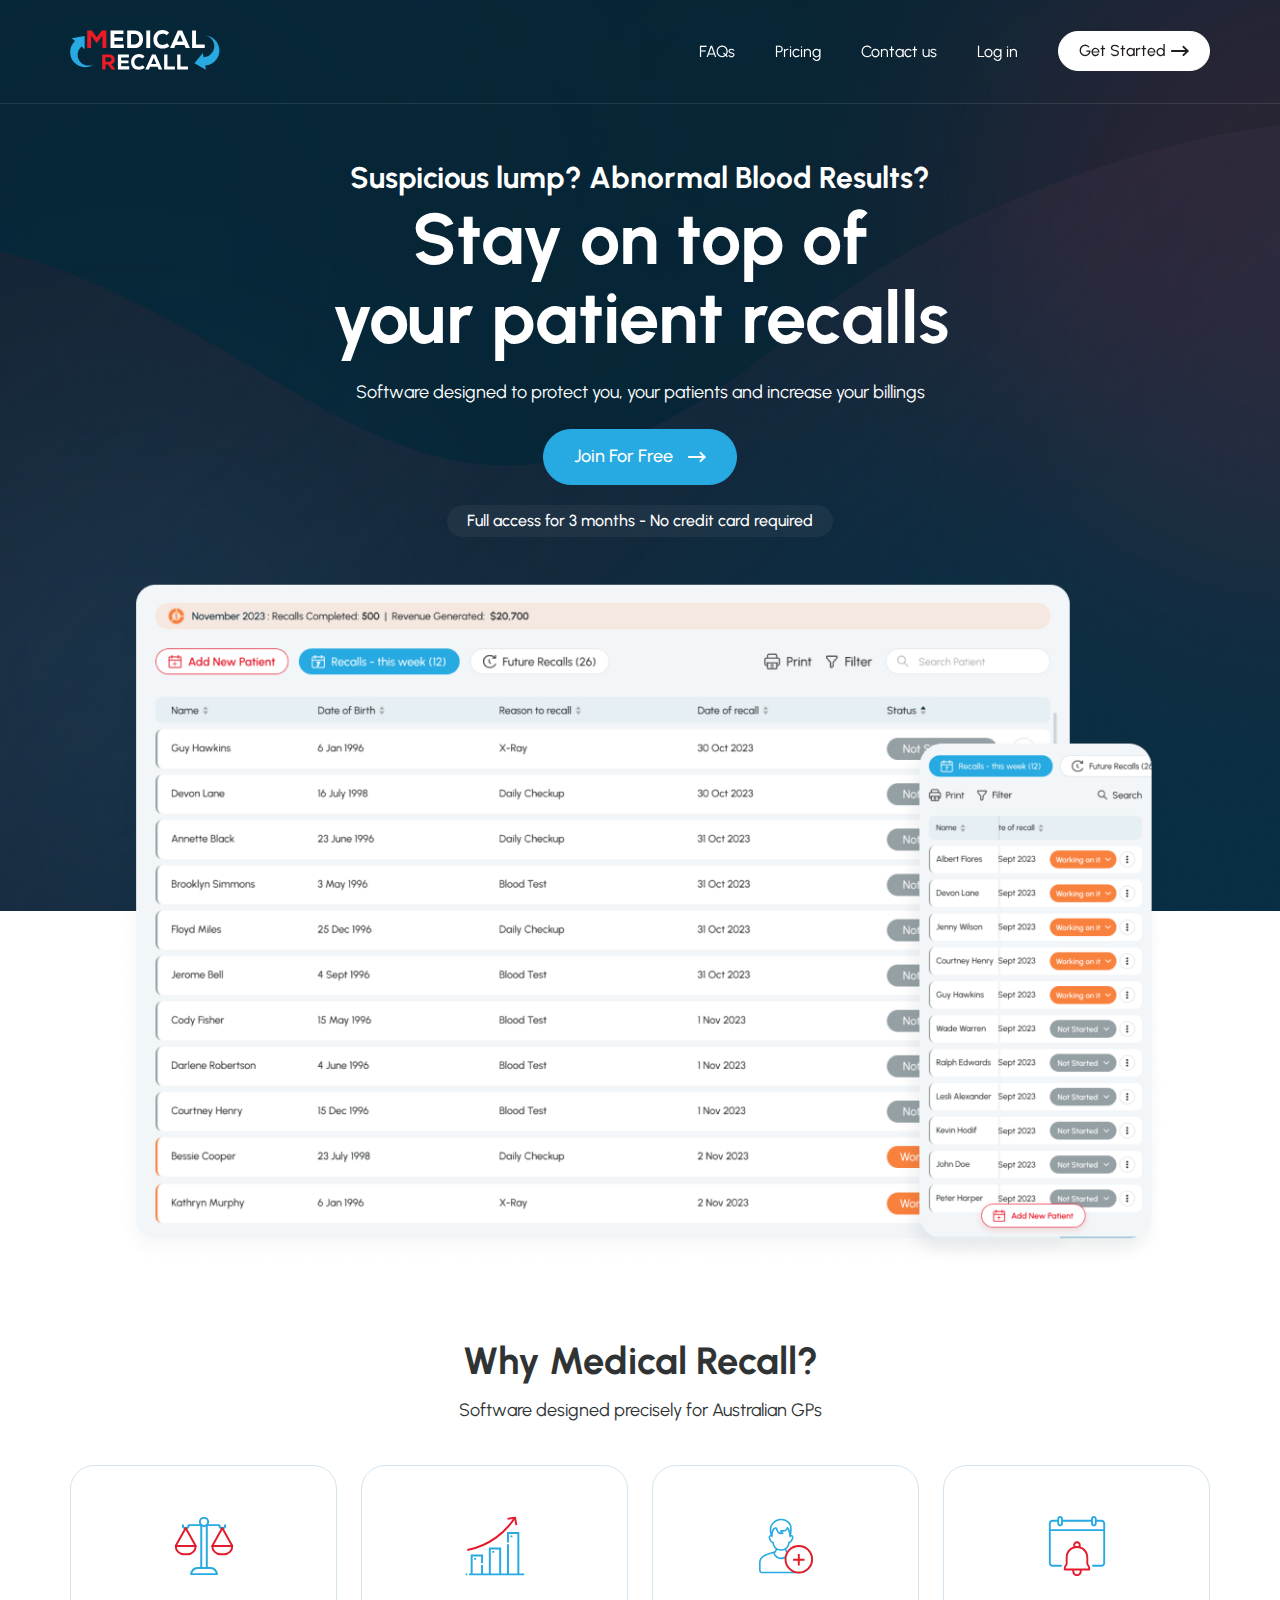
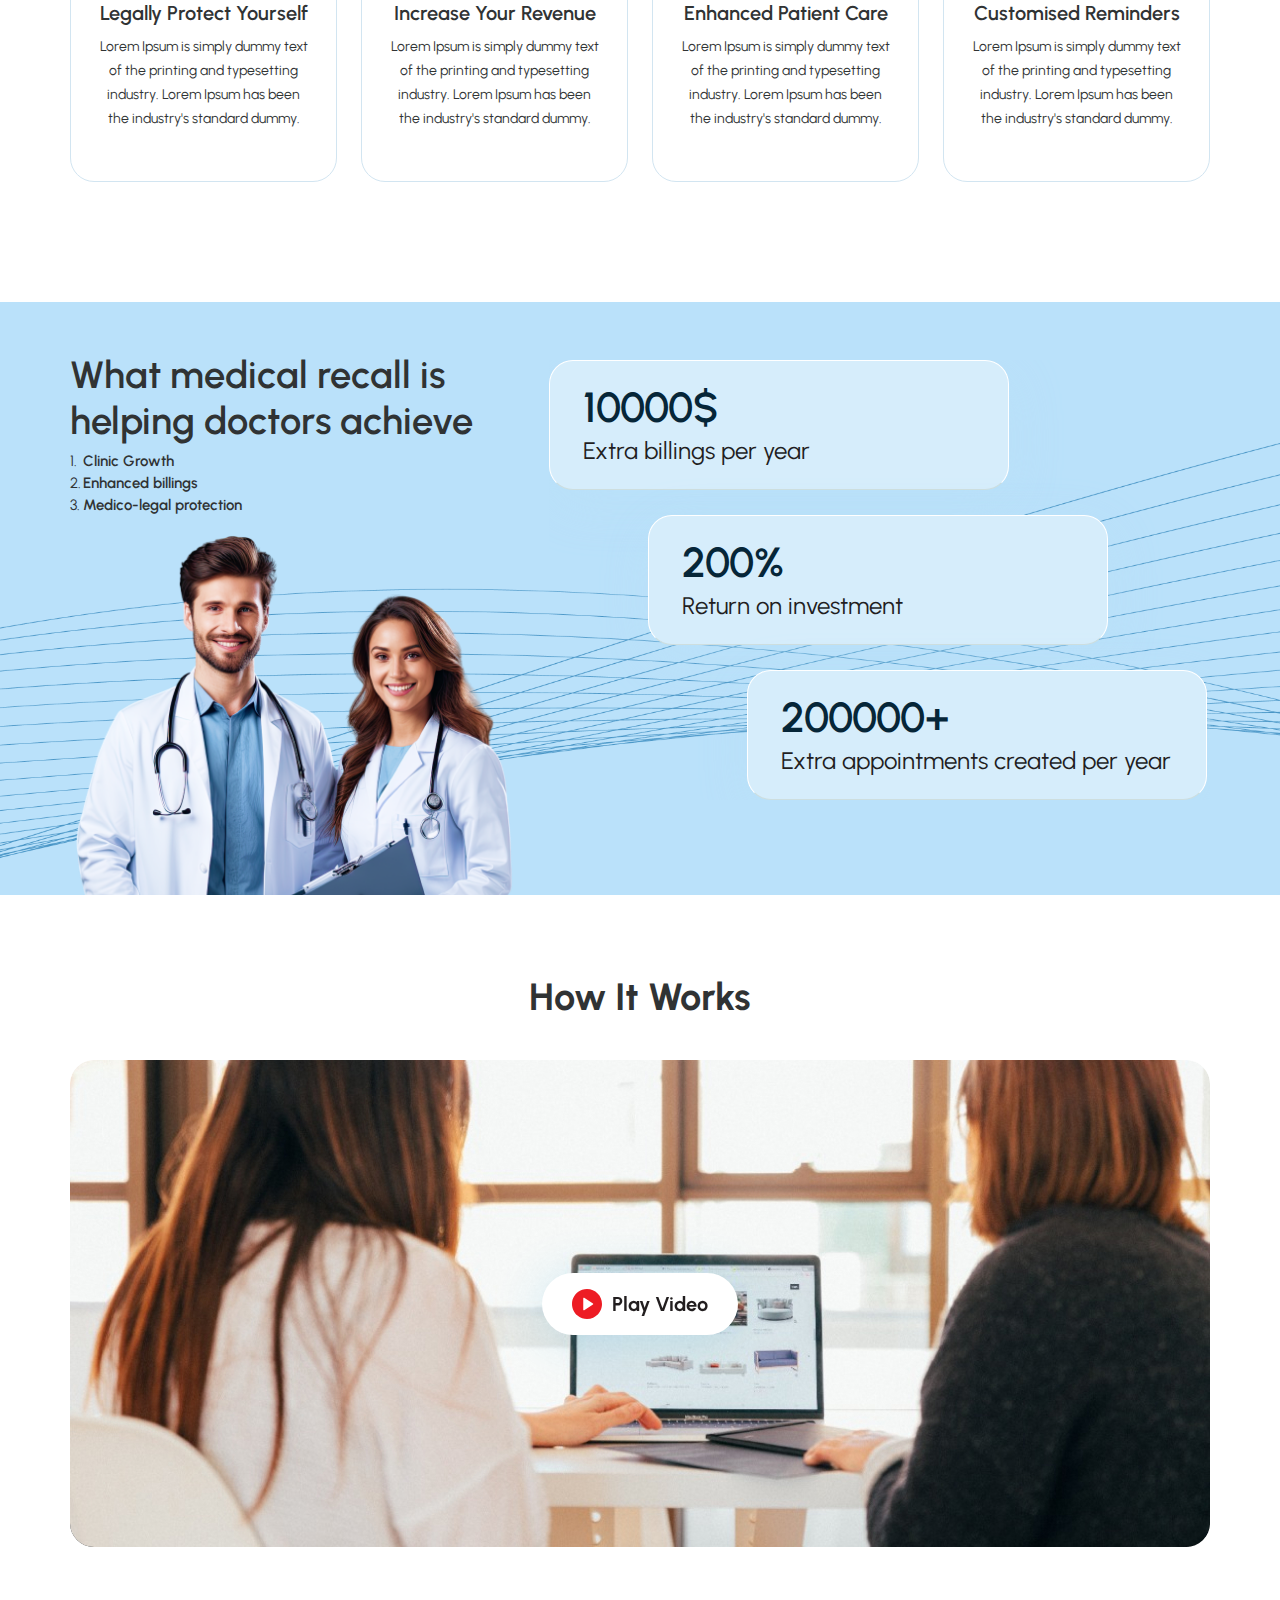
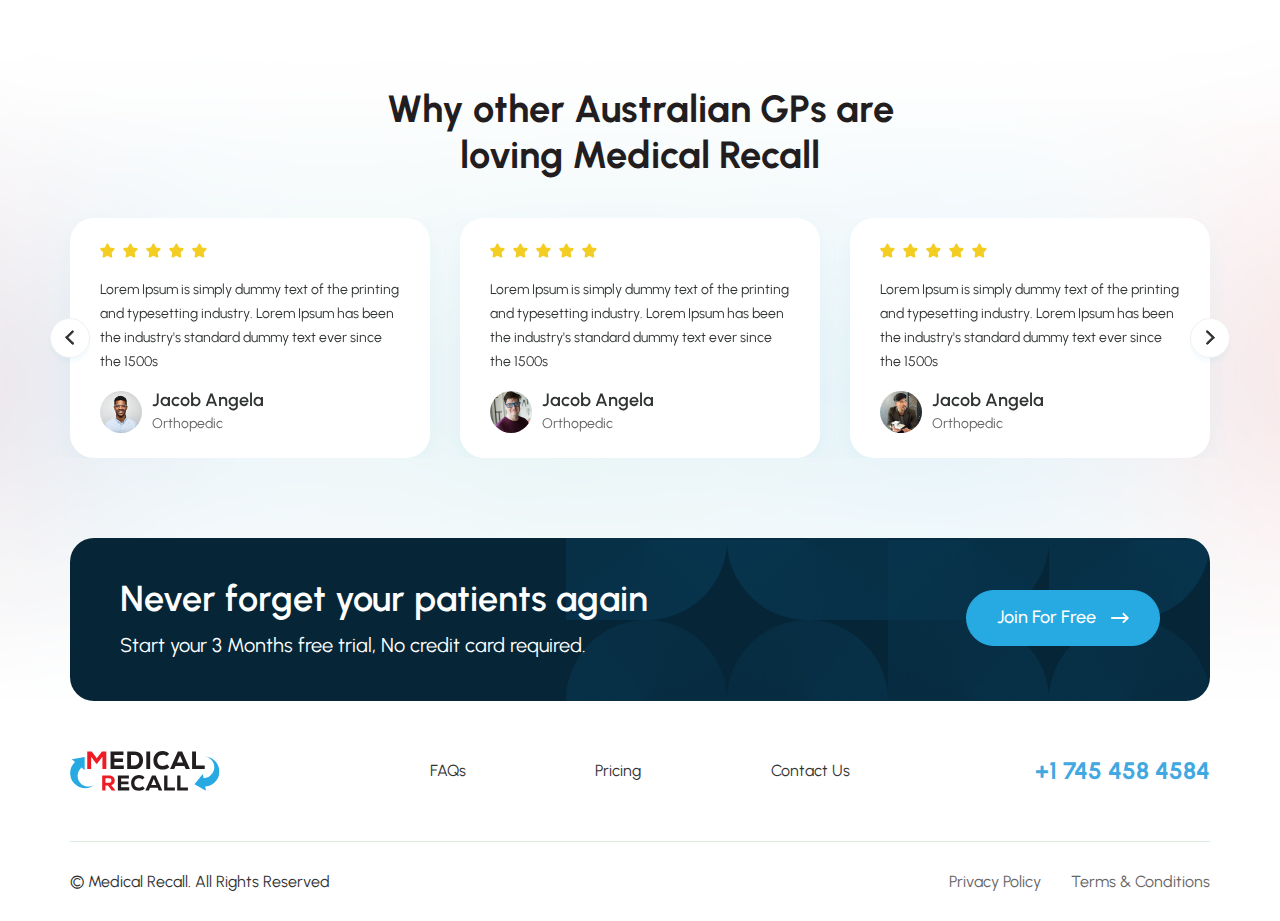
<file: index.html>
<!DOCTYPE html>
<html lang="en">

<head>
  <meta charset="UTF-8" />
  <title>Medical Recall</title>
  <meta http-equiv="X-UA-Compatible" content="IE=edge" />
  <meta name="viewport" content="width=device-width,initial-scale=1" />
  <link rel="shortcut icon" href="images/favicon.ico" />
  <link rel="stylesheet" type="text/css" href="css/main.css" />
</head>

<body>
  <div class="wrapper">
    <header class="header">
      <div class="container">
        <div class="row-wrap">
          <div class="logo-wrap">
            <a href="index.html" title="Medical Recall">
              <img src="images/logo.svg" alt="Medical Recall" />
            </a>
          </div>
          <div class="nav-wrap">
            <div class="nav-list">
              <ul>
                <li><a href="faq.html" title="FAQs">FAQs</a></li>
                <li><a href="pricing.html" title="Pricing">Pricing</a></li>
                <li><a href="#" title="Contact us">Contact us</a></li>
                <li><a href="login.html" title="Log in">Log in</a></li>
              </ul>
              <div class="btn-wrap">
                <a href="#" class="btn white-btn small-btn" title="Get Started">
                  <i class="left-arrow">
                    <img src="images/right_arrow_black.svg" alt="Right" />
                  </i>
                  <span class="text">
                    Get Started
                    <i class="right-arrow">
                      <img src="images/right_arrow_black.svg" alt="Right" />
                    </i>
                  </span>
                </a>
              </div>
            </div>
          </div>
          <div class="hamburger">
            <span class="line"></span>
            <span class="line"></span>
            <span class="line"></span>
          </div>
        </div>
      </div>
    </header>
    <div class="main-wrap">
      <section class="banner-section">
        <div class="container">
          <div class="banner-content">
            <div class="content-wrap">
              <span class="sub-title">Suspicious lump? Abnormal Blood Results? </span>
              <h1>
                Stay on top of <br />
                your patient recalls
              </h1>
              <span class="sub-title-lines">Software designed to protect you, your patients and increase your
                billings</span>
            </div>
            <div class="btn-wrap">
              <a href="#" class="btn primary-btn" title="Join For Free" >
                <i class="left-arrow">
                  <img src="images/right_arrow_white.svg" alt="Right" />
                </i>
                <span class="text">
                  Join For Free
                  <i class="right-arrow">
                    <img src="images/right_arrow_white.svg" alt="Right" />
                  </i>
                </span>
              </a>
            </div>
            <span class="gray-pill">
              Full access for 3 months - No credit card required
            </span>
          </div>
        </div>
      </section>
      <section class="dashboard-section">
        <div class="container">
          <div class="dashboard-img-wrap">
            <img src="images/dashboard_img.png" alt="Dashboard" />
          </div>
        </div>
      </section>
      <section class="medical-recall-section">
        <div class="container">
          <div class="section-heading">
            <h2>Why Medical Recall?</h2>
            <p class="sub-title">
              Software designed precisely for Australian GPs
            </p>
          </div>
          <div class="feature-list">
            <div class="feature-item">
              <div class="feature-list-content">
                <img src="./images/recall_img_1.svg" alt="recall_img_1" />
                <h5>Legally Protect Yourself</h5>
                <p>
                  Lorem Ipsum is simply dummy text of the printing and typesetting industry. Lorem Ipsum has been the
                  industry's standard dummy.
                </p>
              </div>
            </div>
            <div class="feature-item">
              <div class="feature-list-content">
                <img src="./images/recall_img_2.svg" alt="recall_img_2" />
                <h5>Increase Your Revenue</h5>
                <p>
                  Lorem Ipsum is simply dummy text of the printing and typesetting industry. Lorem Ipsum has been the
                  industry's standard dummy.
                </p>
              </div>
            </div>
            <div class="feature-item">
              <div class="feature-list-content">
                <img src="./images/recall_img_3.svg" alt="recall_img_3" />
                <h5>Enhanced Patient Care</h5>
                <p>
                  Lorem Ipsum is simply dummy text of the printing and typesetting industry. Lorem Ipsum has been the
                  industry's standard dummy.
                </p>
              </div>
            </div>
            <div class="feature-item">
              <div class="feature-list-content">
                <img src="./images/recall_img_4.svg" alt="recall_img_4" />
                <h5>Customised Reminders</h5>
                <p>
                  Lorem Ipsum is simply dummy text of the printing and typesetting industry. Lorem Ipsum has been the
                  industry's standard dummy.
                </p>
              </div>
            </div>
          </div>
        </div>
      </section>
      <section class="achievement-wrapper" style="background-image: url(images/achievement_bg.png);">
        <div class="container">
          <div class="achievement-row">
            <div class="left-col">
              <h2>What medical recall is helping doctors achieve</h2>
              <ol class="achieve_list">
                <li>
                  <strong>Clinic Growth</strong>
              </li>
              <li>
                  <strong>Enhanced billings</strong>
              </li>
              <li>
                  <strong>Medico-legal protection</strong>
              </li>
            </ol>
            </div>
            <div class="right-col">
              <ul class="achievement-about">
                <li class="achievement-li">
                  <div class="achievement-no">
                    <div class="count">10000</div>
                    <em>$</em>
                  </div>
                  <div class="achievement-name">Extra billings per year</div>
                </li>
                <li class="achievement-li">
                  <div class="achievement-no">
                    <div class="count">200</div>
                    <em>%</em>
                  </div>
                  <div class="achievement-name">Return on investment</div>
                </li>
                <li class="achievement-li">
                  <div class="achievement-no">
                    <div class="count">200000</div>
                    <em>+</em>
                  </div>
                  <div class="achievement-name">Extra appointments created per year</div>
                </li>
               
              </ul>
            </div>
            <div class="achievement-img">
              <img src="./images/achievement.png" alt="achievement" />
            </div>
          </div>
        </div>
      </section>
      <section class="how-works-wrapper">
        <div class="container">
          <div class="section-heading">
            <h2>How It Works</h2>
          </div>
          <div class="video-wrapper">
            <div class="video-bg" style="background-image: url(images/video-img.jpg);">
              <div class="waves-block">
                <div class="waves wave-1"></div>
                <div class="waves wave-2"></div>
                <div class="waves wave-3"></div>
                <a href="#" class="play-btn" title="Play Video">
                  <i class="play-icon">
                    <img src="./images/play.svg" alt="play" />
                  </i>
                  <span class="play-txt">Play Video</span>
                </a>
              </div>
            </div>
            <div class="video-container">
              <!-- <iframe src="https://www.youtube.com/embed/tgbNymZ7vqY"></iframe> -->
              <video controls autoplay muted>
                <source src="./images/movie.mp4" type="video/mp4" />
                <source src="./images/movie.ogg" type="video/ogg" />
                Your browser does not support the video tag.
              </video>
            </div>
          </div>
        </div>
      </section>
      <div class="section-wrapper">
        <section class="review-section">
          <div class="container">
            <div class="section-heading">
              <h2> Why other Australian GPs are
                loving Medical Recall</h2>
            </div>
            <div class="review-list">
              <div class="review-block">
                <div class="review-content">
                  <div class="rating-block">
                    <img src="./images/ratting-img.svg" alt="rating-img" />
                    <img src="./images/ratting-img.svg" alt="rating-img" />
                    <img src="./images/ratting-img.svg" alt="rating-img" />
                    <img src="./images/ratting-img.svg" alt="rating-img" />
                    <img src="./images/ratting-img.svg" alt="rating-img" />
                  </div>
                  <p>
                    Lorem Ipsum is simply dummy text of the printing and typesetting industry. Lorem Ipsum has been the
                    industry's standard dummy text ever since the 1500s
                  </p>
                  <div class="profile-block">
                    <i><img src="./images/review1.jpg" alt="review-img_1" /> </i>
                    <div class="profile-content">
                      <p class="name">Jacob Angela</p>
                      <p>Orthopedic</p>
                    </div>
                  </div>
                </div>
              </div>
              <div class="review-block">
                <div class="review-content">
                  <div class="rating-block">
                    <img src="./images/ratting-img.svg" alt="rating-img" />
                    <img src="./images/ratting-img.svg" alt="rating-img" />
                    <img src="./images/ratting-img.svg" alt="rating-img" />
                    <img src="./images/ratting-img.svg" alt="rating-img" />
                    <img src="./images/ratting-img.svg" alt="rating-img" />
                  </div>
                  <p>
                    Lorem Ipsum is simply dummy text of the printing and typesetting industry. Lorem Ipsum has been the
                    industry's standard dummy text ever since the 1500s
                  </p>
                  <div class="profile-block">
                    <i><img src="./images/review2.jpg" alt="review-img_2" /> </i>
                    <div class="profile-content">
                      <p class="name">Jacob Angela</p>
                      <p>Orthopedic</p>
                    </div>
                  </div>
                </div>
              </div>
              <div class="review-block">
                <div class="review-content">
                  <div class="rating-block">
                    <img src="./images/ratting-img.svg" alt="rating-img" />
                    <img src="./images/ratting-img.svg" alt="rating-img" />
                    <img src="./images/ratting-img.svg" alt="rating-img" />
                    <img src="./images/ratting-img.svg" alt="rating-img" />
                    <img src="./images/ratting-img.svg" alt="rating-img" />
                  </div>
                  <p>
                    Lorem Ipsum is simply dummy text of the printing and typesetting industry. Lorem Ipsum has been the
                    industry's standard dummy text ever since the 1500s
                  </p>
                  <div class="profile-block">
                    <i><img src="./images/review3.jpg" alt="review-img_3" /> </i>
                    <div class="profile-content">
                      <p class="name">Jacob Angela</p>
                      <p>Orthopedic</p>
                    </div>
                  </div>
                </div>
              </div>
              <div class="review-block">
                <div class="review-content">
                  <div class="rating-block">
                    <img src="./images/ratting-img.svg" alt="rating-img" />
                    <img src="./images/ratting-img.svg" alt="rating-img" />
                    <img src="./images/ratting-img.svg" alt="rating-img" />
                    <img src="./images/ratting-img.svg" alt="rating-img" />
                    <img src="./images/ratting-img.svg" alt="rating-img" />
                  </div>
                  <p>
                    Lorem Ipsum is simply dummy text of the printing and typesetting industry. Lorem Ipsum has been the
                    industry's standard dummy text ever since the 1500s
                  </p>
                  <div class="profile-block">
                    <i><img src="./images/review1.jpg" alt="review-img_1" /> </i>
                    <div class="profile-content">
                      <p class="name">Jacob Angela</p>
                      <p>Orthopedic</p>
                    </div>
                  </div>
                </div>
              </div>
            </div>
          </div>
        </section>

        <section class="contract-section">
          <div class="container">
            <div class="contract-wrapper">
              <div class="content-block">
                <h3>Never forget your patients again</h3>
                <p>Start your 3 Months free trial, No credit card required.</p>
              </div>
              <div class="btn-wrap">
                <a href="#" class="btn primary-btn" title="Join For Free" >
                  <i class="left-arrow">
                    <img src="images/right_arrow_white.svg" alt="Right" />
                  </i>
                  <span class="text">
                    Join For Free
                    <i class="right-arrow">
                      <img src="images/right_arrow_white.svg" alt="Right" />
                    </i>
                  </span>
                </a>
              </div>
            </div>
          </div>
        </section>
      </div>
    </div>
  </div>

 
  <footer class="footer">
    <div class="container">
      <div class="footer-inner">
        <div class="upper-footer">
          <div class="logo-wrap">
            <img src="images/footer_logo.svg" alt="Medical Recall" />
          </div>
          <div class="list-wrap">
            <ul>
              <li><a href="faq.html" title="FAQs">FAQs</a></li>
              <li><a href="pricing.html" title="Pricing">Pricing</a></li>
              <li><a href="#" title="Contact Us">Contact Us</a></li>
            </ul>
          </div>
          <div class="contact-wrap">
            <ul>
              <!-- <li>
                <a href="mailto:support@medicalrecall.com"
                  title="support@medicalrecall.com">support@medicalrecall.com</a>
              </li> -->
              <li>
                <a href="tel:+17454584584" title="+1 745 458 4584">+1 745 458 4584</a>
              </li>
            </ul>
          </div>
        </div>
        <div class="lower-footer">
          <div class="left-wrap">
            <span class="copyright">&copy; Medical Recall. All Rights Reserved</span>
          </div>
          <div class="right-wrap">
            <ul>
              <li><a href="privacy-policy.html" title="Privacy Policy">Privacy Policy</a></li>
              <li>
                <a href="terms-conditions.html" title="Terms & Conditions">Terms &amp; Conditions</a>
              </li>
            </ul>
          </div>
        </div>
      </div>
    </div>
  </footer>
  <script type="text/javascript" src="js/main.js"></script>
</body>

</html>
</file>
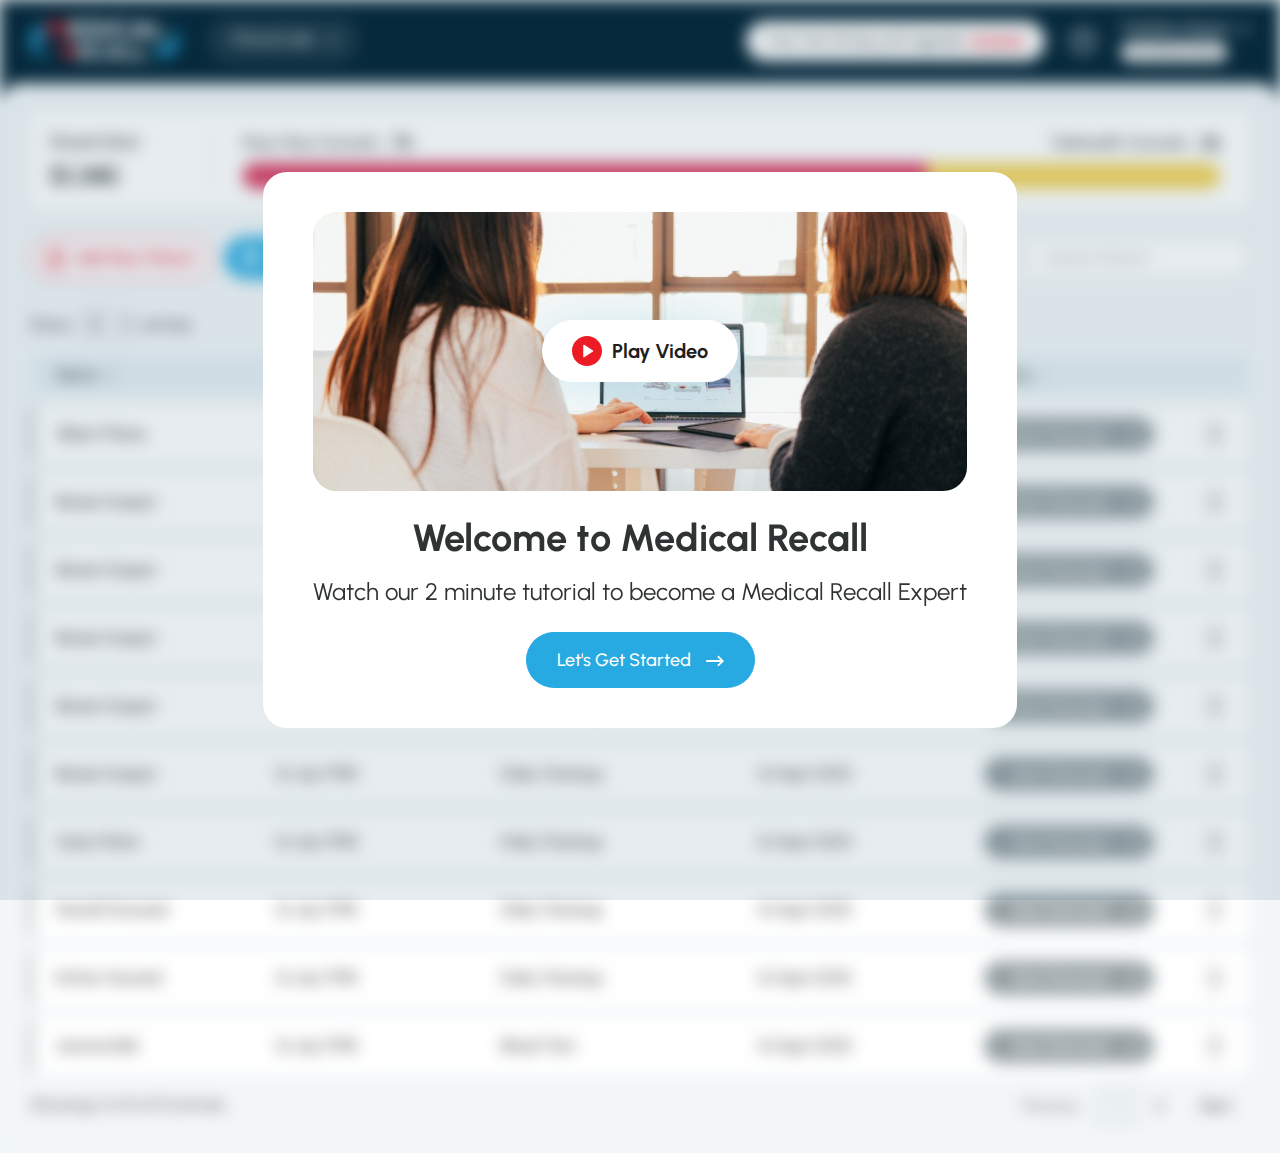
<file: dashboard.html>
<!DOCTYPE html>
<html lang="en">

<head>
  <meta charset="UTF-8" />
  <title>Medical Recall</title>
  <meta http-equiv="X-UA-Compatible" content="IE=edge" />
  <meta name="viewport" content="width=device-width,initial-scale=1" />
  <link rel="shortcut icon" href="images/favicon.ico" />
  <link rel="stylesheet" type="text/css" href="css/main.css" />
</head>

<body class="dashborad-page">
  <div class="wrapper">
    <header class="header">
      <div class="container">
        <div class="row-wrap">
          <div class="logo-wrap">
            <a href="index.html" title="Medical Recall">
              <img src="images/logo.svg" alt="Medical Recall" />
            </a>
          </div>
          <div class="nav-wrap">
            <div class="dashboard-nav-wrap">
              <div class="custom-select custom-select-white">
                <div class="select-styled">Clinical Labs</div>
                <div class="custom-options">
                  <div>McDemartt,Nikolas and O'Conner</div>
                  <div>Clinical Labs1</div>
                  <div>Clinical Labs2</div>
                </div>
              </div>
              <div class="right-block">
                <div class="free-trial-wrapper">
                  <div class="free-trial-blog">
                    <p>Free Trial: 90 Days Left Upgrade</p>
                    <a href="#" title="Upgrade" class="link">Upgrade</a>
                  </div>
                </div>
                <div class="information-blog">
                  <a href="#" title="Information">
                    <img src="images/information.svg" alt="information" />
                  </a>
                </div>
                <div class="profile-menu">
                  <div class="dropdown">
                    <a class="dropdown-toggle" href="#" role="button" id="navbarDropdown" data-bs-toggle="dropdown"
                      aria-expanded="false">
                      <span>Caroline Harper</span>
                      <i>Recall Essentials</i>
                    </a>
                    <ul class="dropdown-menu" aria-labelledby="navbarDropdown">
                      <li>
                        <a class="dropdown-item" href="my-profile.html" title="Profile">
                          <div class="img-wrap">
                            <img src="images/profile.svg" alt="Profile" />
                          </div>
                          <div class="menu-content">
                            <h6>My Profile</h6>
                            <p>Change passwords,Manage email address</p>
                          </div>
                        </a>
                      </li>
                      <li>
                        <a class="dropdown-item" href="#" title="Billing">
                          <div class="img-wrap">
                            <img src="images/billing.svg" alt="Billing" />
                          </div>
                          <div class="menu-content">
                            <h6>Billing</h6>
                            <p>Card details, Subscription plan</p>
                          </div>
                        </a>
                      </li>
                      <li>
                        <a class="dropdown-item" href="#" title="Manage Clinics">
                          <div class="img-wrap">
                            <img src="images/clinic.svg" alt="Clinic" />
                          </div>
                          <div class="menu-content">
                            <h6>Manage Clinics</h6>
                            <p>Manage your clinics</p>
                          </div>
                        </a>
                      </li>
                      <li>
                        <a class="dropdown-item" href="#" title="Refer a Colleague">
                          <div class="img-wrap">
                            <img src="images/colleague.svg" alt="colleague" />
                          </div>
                          <div class="menu-content">
                            <h6>Refer a Colleague</h6>
                            <p>Refer a colleague by an invite</p>
                          </div>
                        </a>
                      </li>
                      <li>
                        <a class="dropdown-item logout" href="#" title="Log out" data-bs-toggle="modal"
                          data-bs-target="#log-out">
                          <div class="img-wrap">
                            <img src="images/log-out.svg" alt="log-out" />
                          </div>
                          <div class="menu-content">
                            <h6>Log out</h6>
                          </div>
                        </a>
                      </li>
                    </ul>
                  </div>
                </div>
              </div>
            </div>
          </div>
          <div class="hamburger">
            <span class="line"></span>
            <span class="line"></span>
            <span class="line"></span>
          </div>
        </div>
      </div>
    </header>
    <div class="main-wrap">
      <div class="dashboard-outer">
        <div class="dashboard-detail">
          <div class="currunt-month">
            <h5>November</h5>
            <p class="total-price">$1,340</p>
          </div>
          <div class="progress-outer">
            <div class="admin-details">
              <div class="admin-detail-inner">
                <p><span>Face-Face Consults :</span> 75</p>
              </div>
              <div class="admin-detail-inner">
                <p><span>Telehealth Consults :</span> 32</p>
              </div>
            </div>
            <div class="progress">
              <div class="progress-bar" role="progressbar" style="width: 70%" aria-valuenow="70" aria-valuemin="0"
                aria-valuemax="100"></div>
            </div>
          </div>
        </div>
        <div class="filter-outer">
          <div class="left-blog">
            <div class="list-wrapper">
              <a href="#" title="Add New Patient" class="add-Patient" data-bs-toggle="modal"
                data-bs-target="#add-patient">
                <i>
                  <img src="images/add-patient.svg" alt="Add Patient" />
                </i>
                Add New Patient
              </a>
              <a href="#" title="Recalls" class="btn white-btn active-btn">
                <i>
                  <!-- <img src="images/date.svg" alt="Date" /> -->
                  <svg width="20" height="20" viewBox="0 0 20 20" fill="none" xmlns="http://www.w3.org/2000/svg">
                    <path
                      d="M17.8571 2.14286H15.7143V0.714299C15.7143 0.319796 15.3945 0 15 0C14.6055 0 14.2857 0.319796 14.2857 0.714299V2.14286H5.71427V0.714299C5.71427 0.319796 5.39447 0 5.00001 0C4.60555 0 4.28571 0.319796 4.28571 0.714299V2.14286H2.14286C0.959388 2.14286 0 3.10224 0 4.28571V17.8571C0 19.0406 0.959388 20 2.14286 20H17.8571C19.0406 20 20 19.0406 20 17.8571V4.28571C20 3.10224 19.0406 2.14286 17.8571 2.14286ZM18.5714 17.8571C18.5714 18.2516 18.2516 18.5714 17.8571 18.5714H2.14286C1.74835 18.5714 1.42856 18.2516 1.42856 17.8571V8.57142H18.5714V17.8571ZM18.5714 7.14287H1.42856V4.28571C1.42856 3.89121 1.74835 3.57141 2.14286 3.57141H4.28571V4.99997C4.28571 5.39447 4.60551 5.71427 5.00001 5.71427C5.39451 5.71427 5.71431 5.39447 5.71431 4.99997V3.57141H14.2857V4.99997C14.2857 5.39447 14.6055 5.71427 15 5.71427C15.3945 5.71427 15.7143 5.39447 15.7143 4.99997V3.57141H17.8572C18.2517 3.57141 18.5715 3.89121 18.5715 4.28571V7.14287H18.5714Z"
                      fill="#303334" />
                    <path
                      d="M8.3 12.1H10.5038L8.19771 16.341C7.91352 16.8636 8.29187 17.5 8.88678 17.5C9.17385 17.5 9.43799 17.3432 9.57542 17.0911L12.3806 11.9464C12.459 11.8027 12.5 11.6417 12.5 11.4781C12.5 10.9379 12.0621 10.5 11.5219 10.5H8.3C7.85817 10.5 7.5 10.8582 7.5 11.3C7.5 11.7418 7.85817 12.1 8.3 12.1Z"
                      fill="#303334" stroke="#303334" />
                  </svg>

                </i>
                Recalls - this week <span> (12)</span>
              </a>
              <a href="#" title="Future Recalls" class="btn white-btn ">
                <i>
                  <!-- <img src="images/time-forward.svg" alt="Time Forward" /> -->
                  <svg width="20" height="20" viewBox="0 0 20 20" fill="none" xmlns="http://www.w3.org/2000/svg">
                    <path
                      d="M14.8801 4.10255H16.8707C15.846 3.11069 14.5795 2.37521 13.184 1.96149C11.7885 1.54778 10.3071 1.46866 8.87174 1.73117C7.43634 1.99367 6.09135 2.58968 4.95638 3.46617C3.82142 4.34266 2.93166 5.47248 2.36622 6.75515C1.80079 8.03782 1.57721 9.43358 1.71537 10.8183C1.85353 12.203 2.34914 13.5338 3.15813 14.6923C3.96713 15.8508 5.06443 16.8011 6.35245 17.4587C7.64047 18.1162 9.07929 18.4607 10.541 18.4615C12.1926 18.4684 13.8128 18.0312 15.2147 17.2001C16.6166 16.369 17.7432 15.1779 18.4648 13.764C18.5591 13.5807 18.7261 13.4405 18.929 13.3744C19.132 13.3082 19.3542 13.3215 19.5468 13.4112C19.7395 13.501 19.8868 13.6599 19.9563 13.853C20.0259 14.0461 20.0119 14.2576 19.9176 14.441C19.0636 16.114 17.7304 17.5234 16.0715 18.5069C14.4126 19.4904 12.4954 20.0079 10.541 19.9999C8.78405 20.0051 7.05381 19.591 5.50851 18.7955C3.9632 18 2.65215 16.8485 1.69527 15.4463C0.738394 14.0441 0.166233 12.436 0.0311216 10.769C-0.10399 9.10205 0.202262 7.42944 0.921865 5.90419C1.64147 4.37894 2.75145 3.04973 4.15029 2.03814C5.54913 1.02655 7.19218 0.364864 8.92914 0.11361C10.6661 -0.137643 12.4415 0.0295533 14.0931 0.599907C15.7446 1.17026 17.2195 2.12557 18.3829 3.37845V0.769227C18.3829 0.565216 18.468 0.369559 18.6196 0.225301C18.7712 0.0810432 18.9768 0 19.1912 0C19.4056 0 19.6112 0.0810432 19.7628 0.225301C19.9144 0.369559 19.9995 0.565216 19.9995 0.769227V4.87177C19.9995 5.07578 19.9144 5.27144 19.7628 5.4157C19.6112 5.55996 19.4056 5.641 19.1912 5.641H14.8801C14.6657 5.641 14.4601 5.55996 14.3085 5.4157C14.1569 5.27144 14.0718 5.07578 14.0718 4.87177C14.0718 4.66776 14.1569 4.4721 14.3085 4.32785C14.4601 4.18359 14.6657 4.10255 14.8801 4.10255ZM9.56898 6.12818C9.3546 6.12818 9.149 6.20922 8.99741 6.35348C8.84582 6.49774 8.76065 6.6934 8.76065 6.89741V11C8.76057 11.101 8.78148 11.201 8.82217 11.2943C8.86286 11.3876 8.92254 11.4723 8.99776 11.5435L11.1533 13.5948C11.3065 13.7307 11.5092 13.8047 11.7186 13.8011C11.928 13.7976 12.1278 13.7169 12.2759 13.576C12.424 13.435 12.5089 13.2449 12.5126 13.0456C12.5163 12.8463 12.4385 12.6535 12.2958 12.5076L10.3773 10.681V6.89741C10.3773 6.6934 10.2922 6.49774 10.1406 6.35348C9.98897 6.20922 9.78337 6.12818 9.56898 6.12818Z"
                      fill="#303334" />
                  </svg>

                </i>
                Future Recalls <span> (26)</span>
              </a>
            </div>
          </div>
          <div class="right-blog">
            <div class="filter-wrapper">
              <a href="#" title="Print" class="print">
                <i>
                  <img src="images/printer.svg" alt="Printer" />
                </i>
                Print
              </a>
              <div class="filter-wrapper-inner">
                <a href="#" title="Filter" class="filter">
                  <i>
                    <img src="images/filter.svg" alt="Filter" />
                  </i>
                  Filter
                </a>
                <div class="filter-blog">
                  <div class="filter-title-wrapper">
                    <h5>Filter</h5>
                    <a href="#" title="Close" class="close">
                      <img src="images/close.svg" alt="close" />
                    </a>
                  </div>
                  <form>
                    <div class="filter-body">
                      <div class="row-wrap-outer">
                        <div class="col">
                          <label>Date of Recall</label>
                        </div>
                        <div class="col half-col">
                          <div class="form-field date-icon">
                            <input type="date">
                            <i><img src="./images/date-black.svg"> </i>
                          </div>
                        </div>
                        <div class="col half-col">
                          <div class="form-field date-icon">
                            <input type="date">
                            <i><img src="./images/date-black.svg"> </i>
                          </div>
                        </div>
                        <div class="col">
                          <div class="form-field">
                            <label>Reason to Recall</label>
                            <select class="select">
                              <option value="1">Select your Reason to Recall</option>
                              <option value="2">Australia</option>
                              <option value="3">United States</option>
                              <option value="4">Canada</option>
                              <option value="5">India</option>
                            </select>
                          </div>
                        </div>
                        <div class="col">
                          <label>Status</label>
                          <div class="radio-wrapper">
                            <div class="radio">
                              <input type="radio" id="test1" name="radio-group" checked>
                              <label for="test1">Not Started</label>
                            </div>
                            <div class="radio">
                              <input type="radio" id="test2" name="radio-group">
                              <label for="test2">Working on it</label>
                            </div>
                          </div>
                        </div>
                      </div>
                    </div>
                    <div class="filter-footer">
                      <a href="#" title="Reset All" class="btn small-btn outline-btn">Reset All</a>
                      <a href="#" title="Apply Now" class="btn small-btn blue-btn">Apply Now</a>
                    </div>
                  </form>
                </div>
              </div>
              <div class="search-blog">
                <button type="button" data-bs-toggle="modal" data-bs-target="#search">
                  <span>
                    <img src="images/search.svg" alt="search">
                  </span>
                  Search Patient
                </button>
              </div>
            </div>
          </div>
        </div>
        <div class="table-outer dashboards-table">
          <table id="dashboard-table" class="table dashboard-table" style="width:100%">
            <thead>
              <tr>
                <th>Name <span></span> </th>
                <th>Date of Birth <span></span> </th>
                <th>Reason to recall <span></span> </th>
                <th>Date of recall<span></span> </th>
                <th>Status <span></span> </th>
                <th></th>
              </tr>
            </thead>
            <tbody>
               <tr>
                <td>Albert Flores</td>
                <td>16 July 1998</td>
                <td>X-Ray</td>
                <td>16 Sept 2023</td>
                <td>
                  <div class="custom-select  select-styled">
                    <select class="custom-option" name="state">
                      <option value="not-started" data-value="not-started">Not Started</option>
                      <option value="working-on" data-value="working-on">Working on it</option>
                      <option value="Completed" data-value="completed">Completed</option>
                    </select>
                  </div>
                </td>
                <td>
                  <div class="action-wrapper">
                    <Button class=" dropdown-append">
                      <i>
                        <img src="images/union.svg" alt="Union" />
                      </i>
                    </Button>
                    <!-- <div class="menu-option">
                      <a href="#" title="Edit">Edit</a>
                      <a href="#" title="Delete">Delete</a>
                    </div> -->
                  </div>
                </td>
              </tr>
              <tr>
                <td>Cody Fisher</td>
                <td>16 July 1998</td>
                <td>Daily Checkup</td>
                <td>16 Sept 2023</td>
                <td>
                  <div class="custom-select  select-styled">
                    <select class="custom-option" name="state">
                      <option value="not-started" data-value="not-started">Not Started</option>
                      <option value="working-on" data-value="working-on">Working on it</option>
                      <option value="Completed" data-value="completed">Completed</option>
                    </select>
                  </div>
                </td>
                <td>
                  <div class="action-wrapper">
                    <Button class=" dropdown-append">
                      <i>
                        <img src="images/union.svg" alt="Union" />
                      </i>
                    </Button>
                    <!-- <div class="menu-option">
                      <a href="#" title="Edit">Edit</a>
                      <a href="#" title="Delete">Delete</a>
                    </div> -->
                  </div>
                </td>
              </tr>
              <tr>
                <td>Esther Howard</td>
                <td>16 July 1998</td>
                <td>Daily Checkup</td>
                <td>16 Sept 2023</td>
                <td>
                  <div class="custom-select  select-styled">
                    <select class="custom-option" name="state">
                      <option value="not-started" data-value="not-started">Not Started</option>
                      <option value="working-on" data-value="working-on">Working on it</option>
                      <option value="Completed" data-value="completed">Completed</option>
                    </select>
                  </div>
                </td>
                <td>
                  <div class="action-wrapper">
                    <Button class="dropdown-append" >
                      <i>
                        <img src="images/union.svg" alt="Union" />
                      </i>
                    </Button>
                    <!-- <div class="menu-option">
                      <a href="#" title="Edit">Edit</a>
                      <a href="#" title="Delete">Delete</a>
                    </div> -->
                  </div>
                </td>
              </tr>
              <tr>
                <td>Leslie Alexander</td>
                <td>16 July 1998</td>
                <td>Blood Test</td>
                <td>16 Sept 2023</td>
                <td>
                  <div class="custom-select  select-styled">
                    <select class="custom-option" name="state">
                      <option value="not-started" data-value="not-started">Not Started</option>
                      <option value="working-on" data-value="working-on">Working on it</option>
                      <option value="Completed" data-value="completed">Completed</option>
                    </select>
                  </div>
                </td>
                <td>
                  <div class="action-wrapper">
                    <Button class="dropdown-append" >
                      <i>
                        <img src="images/union.svg" alt="Union" />
                      </i>
                    </Button>
                    <!-- <div class="menu-option">
                      <a href="#" title="Edit">Edit</a>
                      <a href="#" title="Delete">Delete</a>
                    </div> -->
                  </div>
                </td>
              </tr>
              <tr>
                <td>Darrell Steward</td>
                <td>16 July 1998</td>
                <td>Daily Checkup</td>
                <td>16 Sept 2023</td>
                <td>
                  <div class="custom-select  select-styled">
                    <select class="custom-option" name="state">
                      <option value="not-started" data-value="not-started">Not Started</option>
                      <option value="working-on" data-value="working-on">Working on it</option>
                      <option value="Completed" data-value="completed">Completed</option>
                    </select>
                  </div>
                </td>
                <td>
                  <div class="action-wrapper">
                    <Button class=" dropdown-append" >
                      <i>
                        <img src="images/union.svg" alt="Union" />
                      </i>
                    </Button>
                    <!-- <div class="menu-option">
                      <a href="#" title="Edit">Edit</a>
                      <a href="#" title="Delete">Delete</a>
                    </div> -->
                  </div>
                </td>
              </tr>
              <tr>
                <td>Jerome Bell</td>
                <td>16 July 1998</td>
                <td>Blood Test</td>
                <td>16 Sept 2023</td>
                <td>
                  <div class="custom-select  select-styled">
                    <select class="custom-option" name="state">
                      <option value="not-started" data-value="not-started">Not Started</option>
                      <option value="working-on" data-value="working-on">Working on it</option>
                      <option value="Completed" data-value="completed">Completed</option>
                    </select>
                  </div>
                </td>
                <td>
                  <div class="action-wrapper">
                    <Button class="dropdown-append" >
                      <i>
                        <img src="images/union.svg" alt="Union" />
                      </i>
                    </Button>
                    <!-- <div class="menu-option">
                      <a href="#" title="Edit">Edit</a>
                      <a href="#" title="Delete">Delete</a>
                    </div> -->
                  </div>
                </td>
              </tr>
              <tr>
                <td>Leslie Alexander</td>
                <td>16 July 1998</td>
                <td>Blood Test</td>
                <td>16 Sept 2023</td>
                <td>
                  <div class="custom-select  select-styled">
                    <select class="custom-option" name="state">
                      <option value="not-started" data-value="not-started">Not Started</option>
                      <option value="working-on" data-value="working-on">Working on it</option>
                      <option value="Completed" data-value="completed">Completed</option>
                    </select>
                  </div>
                </td>
                <td>
                  <div class="action-wrapper">
                    <Button class="dropdown-append" >
                      <i>
                        <img src="images/union.svg" alt="Union" />
                      </i>
                    </Button>
                    <!-- <div class="menu-option">
                      <a href="#" title="Edit">Edit</a>
                      <a href="#" title="Delete">Delete</a>
                    </div> -->
                  </div>
                </td>
              </tr>
              <tr>
                <td>Bessie Cooper</td>
                <td>16 July 1998</td>
                <td>Daily Checkup</td>
                <td>16 Sept 2023</td>
                <td>
                  <div class="custom-select  select-styled">
                    <select class="custom-option" name="state">
                      <option value="not-started" data-value="not-started">Not Started</option>
                      <option value="working-on" data-value="working-on">Working on it</option>
                      <option value="Completed" data-value="completed">Completed</option>
                    </select>
                  </div>
                </td>
                <td>
                  <div class="action-wrapper">
                    <Button class=" dropdown-append" >
                      <i>
                        <img src="images/union.svg" alt="Union" />
                      </i>
                    </Button>
                    <!-- <div class="menu-option">
                      <a href="#" title="Edit">Edit</a>
                      <a href="#" title="Delete">Delete</a>
                    </div> -->
                  </div>
                </td>
              </tr>
              <tr>
                <td>Bessie Cooper</td>
                <td>16 July 1998</td>
                <td>Daily Checkup</td>
                <td>16 Sept 2023</td>
                <td>
                  <div class="custom-select  select-styled">
                    <select class="custom-option" name="state">
                      <option value="not-started" data-value="not-started">Not Started</option>
                      <option value="working-on" data-value="working-on">Working on it</option>
                      <option value="Completed" data-value="completed">Completed</option>
                    </select>
                  </div>
                </td>
                <td>
                  <div class="action-wrapper">
                    <Button class="dropdown-append" >
                      <i>
                        <img src="images/union.svg" alt="Union" />
                      </i>
                    </Button>
                    <!-- <div class="menu-option">
                      <a href="#" title="Edit">Edit</a>
                      <a href="#" title="Delete">Delete</a>
                    </div> -->
                  </div>
                </td>
              </tr>
              <tr>
                <td>Bessie Cooper</td>
                <td>16 July 1998</td>
                <td>Daily Checkup</td>
                <td>16 Sept 2023</td>
                <td>
                  <div class="custom-select  select-styled">
                    <select class="custom-option" name="state">
                      <option value="not-started" data-value="not-started">Not Started</option>
                      <option value="working-on" data-value="working-on">Working on it</option>
                      <option value="Completed" data-value="completed">Completed</option>
                    </select>
                  </div>
                </td>
                <td>
                  <div class="action-wrapper">
                    <Button class=" dropdown-append" >
                      <i>
                        <img src="images/union.svg" alt="Union" />
                      </i>
                    </Button>
                    <!-- <div class="menu-option">
                      <a href="#" title="Edit">Edit</a>
                      <a href="#" title="Delete">Delete</a>
                    </div> -->
                  </div>
                </td>
              </tr>
              <tr>
                <td>Bessie Cooper</td>
                <td>16 July 1998</td>
                <td>Daily Checkup</td>
                <td>16 Sept 2023</td>
                <td>
                  <div class="custom-select  select-styled">
                    <select class="custom-option" name="state">
                      <option value="not-started" data-value="not-started">Not Started</option>
                      <option value="working-on" data-value="working-on">Working on it</option>
                      <option value="Completed" data-value="completed">Completed</option>
                    </select>
                  </div>
                </td>
                <td>
                  <div class="action-wrapper">
                    <Button class="dropdown-append" >
                      <i>
                        <img src="images/union.svg" alt="Union" />
                      </i>
                    </Button>
                    <!-- <div class="menu-option">
                      <a href="#" title="Edit">Edit</a>
                      <a href="#" title="Delete">Delete</a>
                    </div> -->
                  </div>
                </td>
              </tr> 
              <tr>
                <td>Bessie Cooper</td>
                <td>16 July 1998</td>
                <td>Daily Checkup</td>
                <td>16 Sept 2023</td>
                <td>
                  <div class="custom-select  select-styled">
                    <select class="custom-option" name="state">
                      <option value="not-started" data-value="not-started">Not Started</option>
                      <option value="working-on" data-value="working-on">Working on it</option>
                      <option value="Completed" data-value="completed">Completed</option>
                    </select>
                  </div>
                </td>
                <td>
                  <div class="action-wrapper">
                    <Button   class=" dropdown-append" >
                      <i>
                        <img src="images/union.svg" alt="Union" />
                      </i>
                    </Button>
                    <!-- <div class=" menu-option ">
                      <a href="#" title="Edit">Edit</a>
                      <a href="#" title="Delete">Delete</a>
                    </div> -->
                  </div>
                </td>
              </tr>
            </tbody>
          </table>

          <!-- No Record start -->
          <!-- Note:  No Record div visible body addclass "empty-data"-->
          <div class="no-record" style="display: none;">
            <div class="no-record-inner">
              <div class="img-wrap">
                <img src="images/no-data.png" alt="no-data">
              </div>
              <h3>No Patients Added</h3>
              <p>Add your patients and start managing them</p>
            </div>
          </div>
          <!-- No Record start -->

          <div class="add-btn-wrapper">
            <a href="#" title="Add New Patient" class="add-Patient" data-bs-toggle="modal"
              data-bs-target="#add-patient">
              <i>
                <img src="images/add-patient.svg" alt="Add Patient" />
              </i>
              Add New Patient
            </a>
          </div>
        </div>
      </div>
    </div>
  </div>
  <div class="modal fade  add-patient-block" id="add-patient" tabindex="-1" aria-hidden="true">
    <div class="modal-dialog  mid-modal modal-dialog-centered">
      <div class="modal-content">
        <div class="modal-close">
          <button data-bs-dismiss="modal" title="Close">
            <img src="./images/close.svg" alt="close-btn">
          </button>
        </div>
        <h4>Add New Patient</h4>
        <form>
          <div class="row-wrap-outer">
            <div class="col ">
              <div class="form-field">
                <label>Name</label>
                <input type="text" placeholder="Enter patient’s name">
              </div>
            </div>
            <div class="col ">

              <div class="form-field">
                <label>Date of Birth</label>
                <input type="date">
              </div>
            </div>
            <div class="col ">

              <div class="form-field">
                <label>Reason to Recall</label>
                <input type="email" placeholder="Enter their Reason to Recall">
              </div>
            </div>
            <div class="col">
              <div class="form-field select-field">
                <label>Date of Recall</label>
                <input type="text" placeholder="Enter when you want to be reminded again">
                <div class="select-wrap">
                  <select class="select">
                    <option value="1">Days</option>
                    <option value="2">1</option>
                    <option value="3">2</option>
                    <option value="4">3</option>
                    <option value="5">4</option>
                  </select>
                </div>
              </div>
            </div>
          </div>
          <div class="btn-wrap bg-btn">
            <a href="#" title="Add Patient" class="btn primary-btn" data-bs-toggle="modal" data-bs-target="#submit">
              <span class="text">
                Add Patient
                <i class="right-arrow">
                  <img src="images/right_arrow_white.svg" alt="Right" />
                </i>
              </span>
            </a>
          </div>
        </form>
      </div>
    </div>
  </div>
  <div class="modal fade check-img log-out-block " id="log-out" tabindex="-1" aria-hidden="true">
    <div class="modal-dialog  sm-modal modal-dialog-centered">
      <div class="modal-content">
        <i class="checked-icon">
          <img src="./images/log-out-icon.svg" alt="conform-img">
        </i>
        <h4>Logout</h4>
        <h5>By logging out, you will be redirected to login screen. Do you wish to proceed ?</h5>
        <div class="btn-wrap two-btn ">
          <a href="#" title="Cancel" class="btn small-btn outline-btn" data-bs-dismiss="modal">Cancel</a>
          <a href="login.html" title="Logout" class="btn small-btn blue-btn red-btn"> Logout</a>
        </div>
      </div>
    </div>
  </div>
  <div class="modal fade check-img submit-block " id="welcome" tabindex="-1" aria-hidden="true">
    <div class="modal-dialog  mid-modal modal-dialog-centered">
      <div class="modal-content">
        <div class="video-wrapper">
          <div class="video-bg" style="background-image: url(images/video-img.jpg);">
            <div class="waves-block">
              <div class="waves wave-1"></div>
              <div class="waves wave-2"></div>
              <div class="waves wave-3"></div>
              <a href="#" class="play-btn" title="Play Video">
                <i class="play-icon">
                  <img src="./images/play.svg" alt="play" />
                </i>
                <span class="play-txt">Play Video</span>
              </a>
            </div>
          </div>
          <div class="video-container">
            <video controls autoplay muted>
              <source src="./images/movie.mp4" type="video/mp4" />
              <source src="./images/movie.ogg" type="video/ogg" />
              Your browser does not support the video tag.
            </video>
          </div>
        </div>
        <h2>Welcome to Medical Recall </h2>
        <p class="sub-title">Watch our 2 minute tutorial to become a Medical Recall Expert </p>
        <div class="btn-wrap">
          <a href="#" title="Let's Get Started" class="btn primary-btn clinics" data-ds-dismiss="modal">
            <i class="left-arrow">
              <img src="images/right_arrow_white.svg" alt="Right" />
            </i>
            <span class="text">
              Let's Get Started
              <i class="right-arrow">
                <img src="images/right_arrow_white.svg" alt="Right" />
              </i>
            </span>
          </a>
        </div>
      </div>
    </div>
  </div>
  <div class="modal fade  clinic-block" id="clinic" tabindex="-1" aria-hidden="true">
    <div class="modal-dialog  mid-modal modal-dialog-centered">
      <div class="modal-content">
        <div class="modal-close">
          <button data-bs-dismiss="modal" title="Close">
            <img src="./images/close.svg" alt="close-btn">
          </button>
        </div>
        <h4>What clinics do your practice out of ?</h4>
        <form>
          <div class="row-wrap-outer">
            <div class="col">
              <div class="form-field">
                <label>Clinic Name</label>
                <input type="text" placeholder="Enter Clinic Name">
              </div>
            </div>
            <div class="col">

              <div class="form-field">
                <label>Second Clinic</label>
                <input type="text" placeholder="Enter Clinic Name">
              </div>
            </div>
          </div>
          <a href="#" title="+ Add More Clinic" class="red-text">+ Add More Clinic</a>
          <div class="btn-wrap bg-btn">
            <a href="#" title="Add Clinic" class="btn primary-btn" data-bs-dismiss="modal">
              <span class="text">
                Add Clinic
                <i class="right-arrow">
                  <img src="images/right_arrow_white.svg" alt="Right" />
                </i>
              </span>
            </a>
          </div>
        </form>

      </div>
    </div>
  </div>
  <!-- search Modal -->
  <div class="modal fade  search-modal" id="search" tabindex="-1" aria-hidden="true">
    <div class="modal-dialog modal-dialog-centered">
      <div class="modal-content">
        <div class="modal-title-wrapper">
          <h4>Search Patients</h4>
          <div class="modal-close">
            <button data-bs-dismiss="modal" title="Close">
              <img src="./images/close.svg" alt="close-btn">
            </button>
          </div>
        </div>
        <div class="table-outer">
          <div class="search-outer">
            <span>
              <img src="images/search.svg" alt="search">
            </span>
            <input type="text" id="globalSearch" placeholder="Search Patient">
          </div>
          <div class="table-inner">
            <h5>Recalls - This Week <span>(4 Results Found)</span></h5>
            <table id="table1" class="table dashboard-table" style="width:100%">
              <thead>
                <tr>
                  <th>Name <span></span></th>
                  <th>Date of Birth <span></span></th>
                  <th>Reason to recall <span></span></th>
                  <th>Date of recall <span></span></th>
                  <th>Status <span></span></th>
                  <th></th>
                </tr>
              </thead>
              <tbody>
                <tr>
                  <td>Albert Flores</td>
                  <td>16 July 1998</td>
                  <td>X-Ray</td>
                  <td>16 Sept 2023</td>
                  <td>
                    <div class="custom-select  select-styled">
                      <select class="custom-option" name="state">
                        <option value="not-started" data-value="not-started">Not Started</option>
                        <option value="working-on" data-value="working-on">Working on it</option>
                        <option value="Completed" data-value="completed">Completed</option>
                      </select>
                    </div>
                  </td>
                  <td>
                    <div class="action-wrapper">
                      <Button class="dropdown-append" >
                        <i>
                          <img src="images/union.svg" alt="Union" />
                        </i>
                      </Button>
                      <!-- <div class="menu-option">
                        <a href="#" title="Edit">Edit</a>
                        <a href="#" title="Delete">Delete</a>
                      </div> -->
                    </div>
                  </td>
                </tr>
                <tr>
                  <td>Cody Fisher</td>
                  <td>16 July 1998</td>
                  <td>Daily Checkup</td>
                  <td>16 Sept 2023</td>
                  <td>
                    <div class="custom-select  select-styled">
                      <select class="custom-option" name="state">
                        <option value="not-started" data-value="not-started">Not Started</option>
                        <option value="working-on" data-value="working-on">Working on it</option>
                        <option value="Completed" data-value="completed">Completed</option>
                      </select>
                    </div>
                  </td>
                  <td>
                    <div class="action-wrapper">
                      <Button class="dropdown-append" >
                        <i>
                          <img src="images/union.svg" alt="Union" />
                        </i>
                      </Button>
                      <!-- <div class="menu-option">
                        <a href="#" title="Edit">Edit</a>
                        <a href="#" title="Delete">Delete</a>
                      </div> -->
                    </div>
                  </td>
                </tr>
                <tr>
                  <td>Esther Howard</td>
                  <td>16 July 1998</td>
                  <td>Daily Checkup</td>
                  <td>16 Sept 2023</td>
                  <td>
                    <div class="custom-select  select-styled">
                      <select class="custom-option" name="state">
                        <option value="not-started" data-value="not-started">Not Started</option>
                        <option value="working-on" data-value="working-on">Working on it</option>
                        <option value="Completed" data-value="completed">Completed</option>
                      </select>
                    </div>
                  </td>
                  <td>
                    <div class="action-wrapper">
                      <Button class="dropdown-append" >
                        <i>
                          <img src="images/union.svg" alt="Union" />
                        </i>
                      </Button>
                      <!-- <div class="menu-option">
                        <a href="#" title="Edit">Edit</a>
                        <a href="#" title="Delete">Delete</a>
                      </div> -->
                    </div>
                  </td>
                </tr>
              </tbody>
            </table>
          </div>
          <div class="table-inner">
            <h5>Future Recalls <span>(5 Results Found)</span></h5>
            <table id="table2" class="table dashboard-table" style="width:100%">
              <thead>
                <tr>
                  <th>Name <span></span></th>
                  <th>Date of Birth <span></span></th>
                  <th>Reason to recall <span></span></th>
                  <th>Date of recall <span></span></th>
                  <th>Status <span></span></th>
                  <th></th>
                </tr>
              </thead>
              <tbody>
                <tr>
                  <td>Leslie Alexander</td>
                  <td>16 July 1998</td>
                  <td>Blood Test</td>
                  <td>16 Sept 2023</td>
                  <td>
                    <div class="custom-select  select-styled">
                      <select class="custom-option" name="state">
                        <option value="not-started" data-value="not-started">Not Started</option>
                        <option value="working-on" data-value="working-on">Working on it</option>
                        <option value="Completed" data-value="completed">Completed</option>
                      </select>
                    </div>
                  </td>
                  <td>
                    <div class="action-wrapper">
                      <Button class=" dropdown-append" >
                        <i>
                          <img src="images/union.svg" alt="Union" />
                        </i>
                      </Button>
                      <!-- <div class="menu-option">
                        <a href="#" title="Edit">Edit</a>
                        <a href="#" title="Delete">Delete</a>
                      </div> -->
                    </div>
                  </td>
                </tr>
                <tr>
                  <td>Darrell Steward</td>
                  <td>16 July 1998</td>
                  <td>Daily Checkup</td>
                  <td>16 Sept 2023</td>
                  <td>
                    <div class="custom-select  select-styled">
                      <select class="custom-option" name="state">
                        <option value="not-started" data-value="not-started">Not Started</option>
                        <option value="working-on" data-value="working-on">Working on it</option>
                        <option value="Completed" data-value="completed">Completed</option>
                      </select>
                    </div>
                  </td>
                  <td>
                    <div class="action-wrapper">
                      <Button class="dropdown-append" >
                        <i>
                          <img src="images/union.svg" alt="Union" />
                        </i>
                      </Button>
                      <!-- <div class="menu-option">
                        <a href="#" title="Edit">Edit</a>
                        <a href="#" title="Delete">Delete</a>
                      </div> -->
                    </div>
                  </td>
                </tr>
                <tr>
                  <td>Jerome Bell</td>
                  <td>16 July 1998</td>
                  <td>Blood Test</td>
                  <td>16 Sept 2023</td>
                  <td>
                    <div class="custom-select  select-styled">
                      <select class="custom-option" name="state">
                        <option value="not-started" data-value="not-started">Not Started</option>
                        <option value="working-on" data-value="working-on">Working on it</option>
                        <option value="Completed" data-value="completed">Completed</option>
                      </select>
                    </div>
                  </td>
                  <td>
                    <div class="action-wrapper">
                      <Button class="dropdown-append" >
                        <i>
                          <img src="images/union.svg" alt="Union" />
                        </i>
                      </Button>
                      <!-- <div class="menu-option">
                        <a href="#" title="Edit">Edit</a>
                        <a href="#" title="Delete">Delete</a>
                      </div> -->
                    </div>
                  </td>
                </tr>
                <tr>
                  <td>Leslie Alexander</td>
                  <td>16 July 1998</td>
                  <td>Blood Test</td>
                  <td>16 Sept 2023</td>
                  <td>
                    <div class="custom-select  select-styled">
                      <select class="custom-option" name="state">
                        <option value="not-started" data-value="not-started">Not Started</option>
                        <option value="working-on" data-value="working-on">Working on it</option>
                        <option value="Completed" data-value="completed">Completed</option>
                      </select>
                    </div>
                  </td>
                  <td>
                    <div class="action-wrapper">
                      <Button class="dropdown-append" >
                        <i>
                          <img src="images/union.svg" alt="Union" />
                        </i>
                      </Button>
                      <!-- <div class="menu-option">
                        <a href="#" title="Edit">Edit</a>
                        <a href="#" title="Delete">Delete</a>
                      </div> -->
                    </div>
                  </td>
                </tr>
                <tr>
                  <td>Bessie Cooper</td>
                  <td>16 July 1998</td>
                  <td>Daily Checkup</td>
                  <td>16 Sept 2023</td>
                  <td>
                    <div class="custom-select  select-styled">
                      <select class="custom-option" name="state">
                        <option value="not-started" data-value="not-started">Not Started</option>
                        <option value="working-on" data-value="working-on">Working on it</option>
                        <option value="Completed" data-value="completed">Completed</option>
                      </select>
                    </div>
                  </td>
                  <td>
                    <div class="action-wrapper">
                      <Button class="dropdown-append" >
                        <i>
                          <img src="images/union.svg" alt="Union" />
                        </i>
                      </Button>
                      <!-- <div class="menu-option">
                        <a href="#" title="Edit">Edit</a>
                        <a href="#" title="Delete">Delete</a>
                      </div> -->
                    </div>
                  </td>
                </tr>
              </tbody>
            </table>
          </div>
        </div>
      </div>
    </div>
  </div>
  <div class="menu-option append-menu">
    <a href="#" title="Edit">Edit</a>
    <a href="#" title="Delete">Delete</a>
  </div>
  <div class="toast-message" style="display: none;">
    <div class="toast-content">
      <i><img src="./images/toast-icon.svg" alt="toast-icon"> </i>
      <p>Thanks for verifying your email</p>
    </div>
    <div class="close-icon">
      <a title="Close">
        <img src="./images/toast-close.svg" alt="toast-close-icon">
      </a>
    </div>
  </div>
  <script type="text/javascript" src="js/main.js"></script>
  <script src="https://cdn.jsdelivr.net/npm/@popperjs/core@2.9.2/dist/umd/popper.min.js"></script>
</body>

</html>
</file>
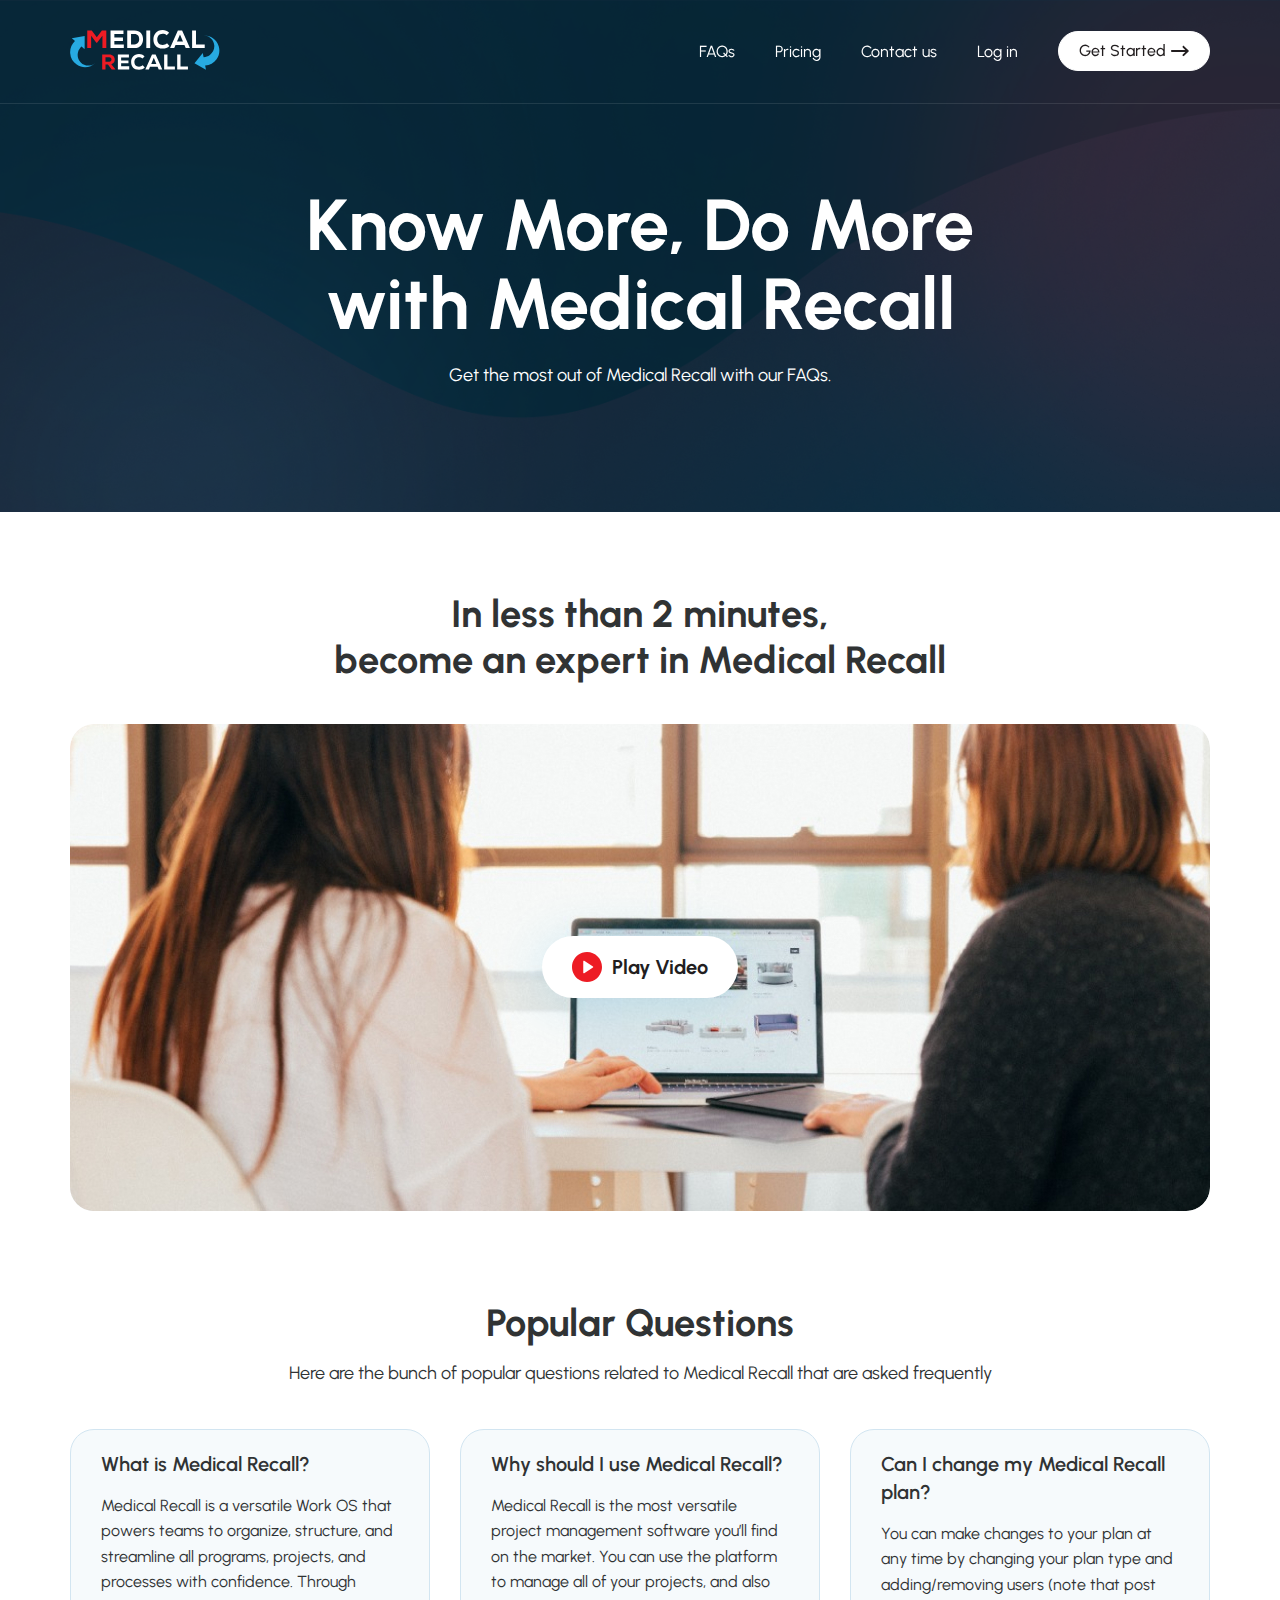
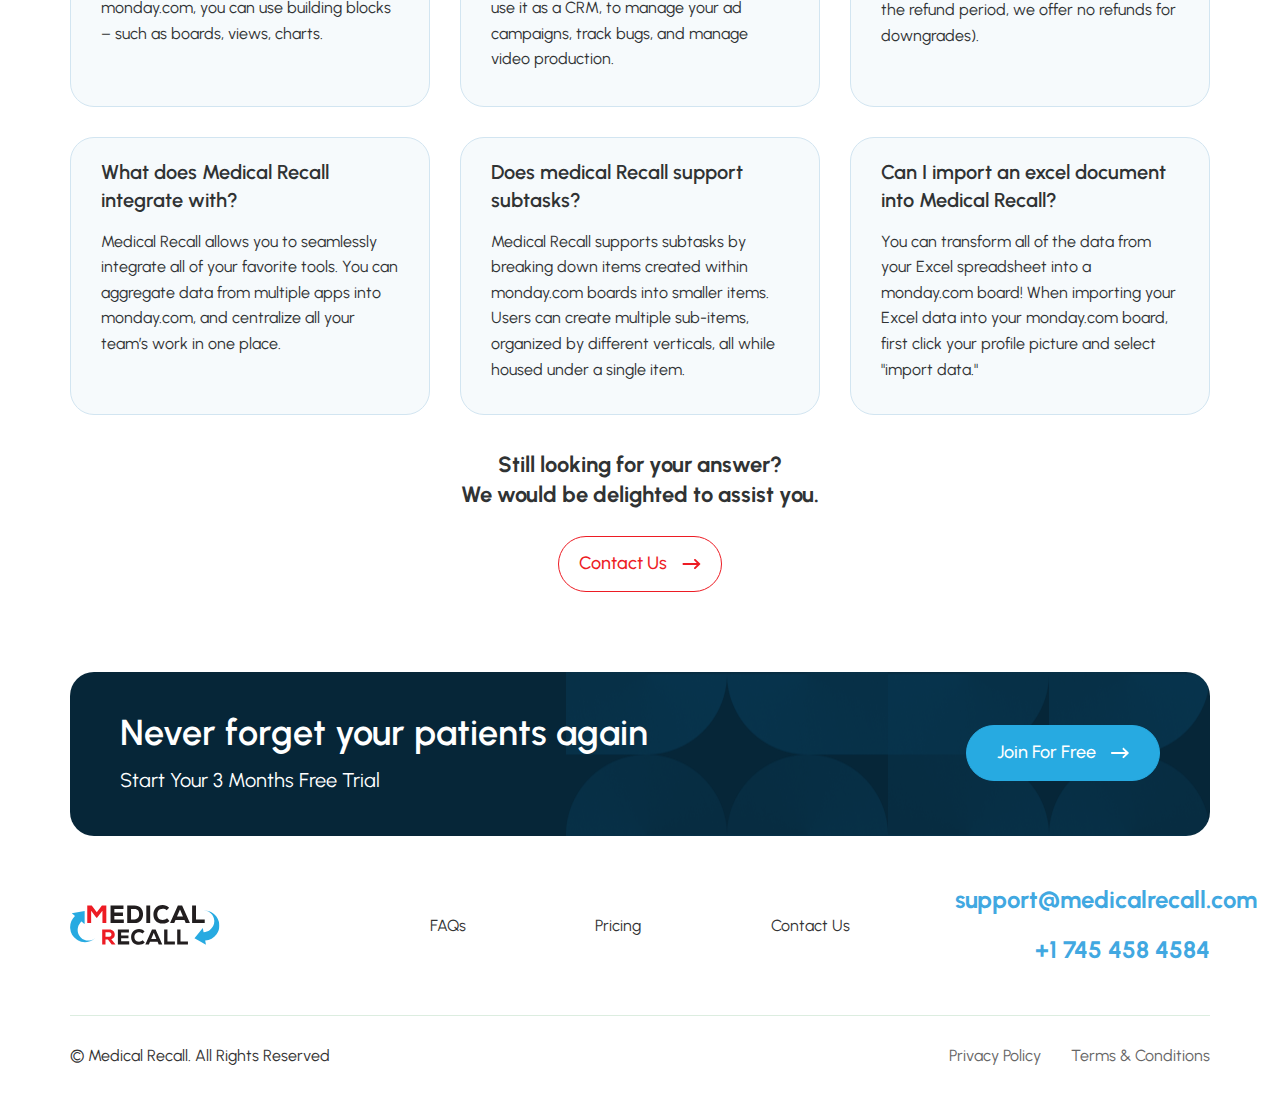
<file: faq.html>
<!DOCTYPE html>
<html lang="en">

<head>
    <meta charset="UTF-8" />
    <title>Medical Recall</title>
    <meta http-equiv="X-UA-Compatible" content="IE=edge" />
    <meta name="viewport" content="width=device-width,initial-scale=1" />
    <link rel="shortcut icon" href="images/favicon.ico" />
    <link rel="stylesheet" type="text/css" href="css/main.css" />
</head>

<body>
    <div class="wrapper">
        <header class="header">
            <div class="container">
                <div class="row-wrap">
                    <div class="logo-wrap">
                        <a href="index.html" title="Medical Recall">
                            <img src="images/logo.svg" alt="Medical Recall" />
                        </a>
                    </div>
                    <div class="nav-wrap">
                        <div class="nav-list">
                            <ul>
                                <li><a href="faq.html" title="FAQs">FAQs</a></li>
                                <li><a href="pricing.html" title="Pricing">Pricing</a></li>
                                <li><a href="#" title="Contact us"  >Contact us</a></li>
                                <li><a href="login.html" title="Log in">Log in</a></li>
                            </ul>
                            <div class="btn-wrap">
                                <a href="#" class="btn white-btn small-btn" title="Get Started">
                                    <i class="left-arrow">
                                        <img src="images/right_arrow_black.svg" alt="Right" />
                                    </i>
                                    <span class="text">
                                        Get Started
                                        <i class="right-arrow">
                                            <img src="images/right_arrow_black.svg" alt="Right" />
                                        </i>
                                    </span>
                                </a>
                            </div>
                        </div>
                    </div>
                    <div class="hamburger">
                        <span class="line"></span>
                        <span class="line"></span>
                        <span class="line"></span>
                    </div>
                </div>
            </div>
        </header>
        <div class="main-wrap">
            <section class=" inner-banner-section">
                <div class="container">
                    <div class="banner-content">
                        <div class="content-wrap">
                            <h1>
                                Know More, Do More <br>
                                with Medical Recall
                            </h1>
                            <span class="sub-title-lines">Get the most out of Medical Recall with our FAQs.</span>
                        </div>
                    </div>
                </div>
            </section>
            <section class="how-works-wrapper">
                <div class="container">
                    <div class="section-heading">
                        <h2>In less than 2 minutes, <br>
                            become an expert in Medical Recall</h2>
                    </div>
                    <div class="video-wrapper">
                        <div class="video-bg" style="background-image: url(images/video-img.jpg);">
                            <div class="waves-block">
                                <div class="waves wave-1"></div>
                                <div class="waves wave-2"></div>
                                <div class="waves wave-3"></div>
                                <a href="#" class="play-btn" title="Play Video">
                                    <i class="play-icon">
                                        <img src="./images/play.svg" alt="play" />
                                    </i>
                                    <span class="play-txt">Play Video</span>
                                </a>
                            </div>
                        </div>
                        <div class="video-container">
                            <!-- <iframe src="https://www.youtube.com/embed/tgbNymZ7vqY"></iframe> -->
                            <video controls autoplay muted>
                                <source src="./images/movie.mp4" type="video/mp4" />
                                <source src="./images/movie.ogg" type="video/ogg" />
                                Your browser does not support the video tag.
                            </video>
                        </div>
                    </div>
                </div>
            </section>
            <section class="faq-section">
                <div class="container">
                    <div class="section-heading">
                        <h2>Popular Questions</h2>
                        <p class="sub-title">Here are the bunch of popular questions related to Medical Recall
                            that are asked frequently</p>
                    </div>
                    <div class="faq-list-wrap">
                        <div class="faq">
                            <div class="faq-content">
                                <h5>What is Medical Recall?</h5>
                                <p class="answer">Medical Recall is a versatile Work OS that powers teams to organize,
                                    structure, and streamline all programs, projects, and processes with confidence.
                                    Through monday.com, you can use building blocks – such as boards, views, charts.</p>
                            </div>

                        </div>
                        <div class="faq">
                            <div class="faq-content">
                                <h5>Why should I use Medical Recall?</h5>
                                <p class="answer">Medical Recall is the most versatile project management software
                                    you’ll find on the market. You can use the platform to manage all of your projects,
                                    and also use it as a CRM, to manage your ad campaigns, track bugs, and manage video
                                    production.</p>
                            </div>
                        </div>
                        <div class="faq">
                            <div class="faq-content">
                                <h5>Can I change my Medical Recall plan?</h5>
                                <p class="answer">You can make changes to your plan at any time by changing your plan
                                    type and adding/removing users (note that post the refund period, we offer no
                                    refunds for downgrades). </p>
                            </div>
                        </div>
                        <div class="faq">
                            <div class="faq-content">
                                <h5>What does Medical Recall integrate with?</h5>
                                <p class="answer">Medical Recall allows you to seamlessly integrate all of your favorite
                                    tools. You can aggregate data from multiple apps into monday.com, and centralize all
                                    your team’s work in one place. </p>
                            </div>
                        </div>
                        <div class="faq">
                            <div class="faq-content">
                                <h5>Does medical Recall support subtasks? </h5>
                                <p class="answer">Medical Recall supports subtasks by breaking down items created within
                                    monday.com boards into smaller items. Users can create multiple sub-items, organized
                                    by different verticals, all while housed under a single item.</p>
                            </div>
                        </div>
                        <div class="faq">
                            <div class="faq-content">
                                <h5>Can I import an excel document into Medical Recall?</h5>
                                <p class="answer">You can transform all of the data from your Excel spreadsheet into a
                                    monday.com board! When importing your Excel data into your monday.com board, first
                                    click your profile picture and select "import data." </p>
                            </div>
                        </div>
                    </div>
                    <p class="bg-text">Still looking for your answer?<br> We would be delighted to assist you.</p>
                    <div class="btn-wrap">
                        <a href="#" title="Contact Us"  class="btn secondary-btn" data-bs-toggle="modal"
                            data-bs-target="#contact-us">
                            <i class="left-arrow">
                                <img src="images/right_arrow_red.svg" alt="Right" />
                            </i>
                            <span class="text">
                                Contact Us
                                <i class="right-arrow">
                                    <img src="images/right_arrow_red.svg" alt="Right" />
                                </i>
                            </span>
                        </a>
                    </div>
                </div>
            </section>
            <section class="contract-section">
                <div class="container">
                    <div class="contract-wrapper">
                        <div class="content-block">
                            <h3>Never forget your patients again</h3>
                            <p>Start Your 3 Months Free Trial</p>
                        </div>
                        <div class="btn-wrap">
                            <a href="#" class="btn primary-btn" title="Join For Free">
                                <i class="left-arrow">
                                    <img src="images/right_arrow_white.svg" alt="Right" />
                                </i>
                                <span class="text">
                                    Join For Free
                                    <i class="right-arrow">
                                        <img src="images/right_arrow_white.svg" alt="Right" />
                                    </i>
                                </span>
                            </a>
                        </div>
                    </div>
                </div>
            </section>
        </div>
    </div>
    <div class="modal fade contact-us-block" id="contact-us" tabindex="-1" 
        aria-hidden="true">
        <div class="modal-dialog  large-modal">
            <div class="modal-content">
                <div class="modal-close" >
                    <button data-bs-dismiss="modal" title="Close">
                        <img src="./images/close.svg" alt="close-btn">
                    </button>
                </div>
                <h2>We are here to help you</h2>
                <p class="sub-title">Fill out your information and a Medical Recall representative will reach out to
                    you. </p>
                <div class="question-block">
                    <p class="bg-text">Have a simple question? <a href="faq.html" title="Check out our FAQ" class="red-text">
                            Check out our
                            FAQ.</a></p>
                </div>
                <p class="bg-text"> Want your question answered now? Call us on <a href="tel:+912342345678"
                        title="+91 2342345678" class="call">+91 2342345678</a></p>
                <form>
                    <div class="row-wrap-outer">

                        <div class="col half-col">
                            <div class="form-field">
                                <label>First Name</label>
                                <input type="text" placeholder="Enter your First Name">
                            </div>
                        </div>
                        <div class="col half-col">

                            <div class="form-field">
                                <label>Last Name</label>
                                <input type="text" placeholder="Enter your Last Name">
                            </div>

                        </div>
                        <div class="col half-col">

                            <div class="form-field">
                                <label>Email Address</label>
                                <input type="email" placeholder="Enter your email address">
                            </div>
                        </div>
                        <div class="col half-col">

                            <div class="form-field">
                                <label>Phone Number</label>
                                <input type="number" placeholder="Enter your Phone Number">
                            </div>
                        </div>
                        <div class="col ">

                            <div class="form-field">
                                <label>Clinic Name</label>
                                <input type="text" placeholder="Enter the Clinic Name">
                            </div>
                        </div>
                        <div class="col">
                            <div class="form-field">
                                <label>What's the best way to connect with you?</label>
                                <div class="radio-wrapper">
                                    <div class="radio">
                                        <input type="radio" id="test1" name="radio-group" checked>
                                        <label for="test1">Via Email</label>
                                    </div>
                                    <div class="radio">
                                        <input type="radio" id="test2" name="radio-group">
                                        <label for="test2">Via Call</label>
                                    </div>
                                </div>

                            </div>
                        </div>
                        <div class="col">
                            <div class="form-field custom-textarea">
                                <label>What would you like to discuss?</label>
                                <textarea placeholder="Type Here" rows="6">    </textarea>
                            </div>
                        </div>
                    </div>
                    <p>We’re committed to your privacy. Medical Recall uses the information you provide to us to contact
                        you about
                        our relevant content, products and services. For more information check our <a href="privacy-policy.html"
                            title="Privacy Policy" class="red-text"> Privacy Policy
                        </a></p>
                    <div class="btn-wrap">
                        <a href="#" title="Submit" class="btn primary-btn"  data-bs-toggle="modal" data-bs-target="#submit">
                            <i class="left-arrow">
                                <img src="images/right_arrow_white.svg" alt="Right" />
                            </i>
                            <span class="text">
                                Submit
                                <i class="right-arrow">
                                    <img src="images/right_arrow_white.svg" alt="Right" />
                                </i>
                            </span>
                        </a>
                    </div>
                </form>
            </div>
        </div>
    </div>
    <div class="modal fade check-img" id="submit" tabindex="-1"  aria-hidden="true">
        <div class="modal-dialog  mid-modal modal-dialog-centered">
            <div class="modal-content">
                <div class="modal-close">
                    <button data-bs-dismiss="modal" title="Close">
                        <img src="./images/close.svg" alt="close-btn">
                    </button>
                </div>
                <i class="checked-icon">
                    <img src="./images/checked-icon.svg" alt="checked-icon">
                </i>
                <h2>Thank you for contacting us! </h2>
                <p class="sub-title">We will be in contact with you shortly. </p>
                <div class="btn-wrap">
                    <a href="#" class="btn primary-btn" title="Okay" data-bs-dismiss="modal">
                        <i class="left-arrow">
                            <img src="images/right_arrow_white.svg" alt="Right" />
                        </i>
                        <span class="text">
                            Okay
                            <i class="right-arrow">
                                <img src="images/right_arrow_white.svg" alt="Right" />
                            </i>
                        </span>
                    </a>
                </div>
            </div>
        </div>
    </div>
  
    <footer class="footer">
        <div class="container">
          <div class="footer-inner">
            <div class="upper-footer">
              <div class="logo-wrap">
                <img src="images/footer_logo.svg" alt="Medical Recall" />
              </div>
              <div class="list-wrap">
                <ul>
                  <li><a href="faq.html" title="FAQs">FAQs</a></li>
                  <li><a href="pricing.html" title="Pricing">Pricing</a></li>
                  <li><a href="#" title="Contact Us">Contact Us</a></li>
                </ul>
              </div>
              <div class="contact-wrap">
                <ul>
                  <li>
                    <a href="mailto:support@medicalrecall.com"
                      title="support@medicalrecall.com">support@medicalrecall.com</a>
                  </li>
                  <li>
                    <a href="tel:+17454584584" title="+1 745 458 4584">+1 745 458 4584</a>
                  </li>
                </ul>
              </div>
            </div>
            <div class="lower-footer">
              <div class="left-wrap">
                <span class="copyright">&copy; Medical Recall. All Rights Reserved</span>
              </div>
              <div class="right-wrap">
                <ul>
                  <li><a href="privacy-policy.html" title="Privacy Policy">Privacy Policy</a></li>
                  <li>
                    <a href="terms-conditions.html" title="Terms & Conditions">Terms &amp; Conditions</a>
                  </li>
                </ul>
              </div>
            </div>
          </div>
        </div>
      </footer>
    <script type="text/javascript" src="js/main.js"></script>
</body>

</html>
</file>
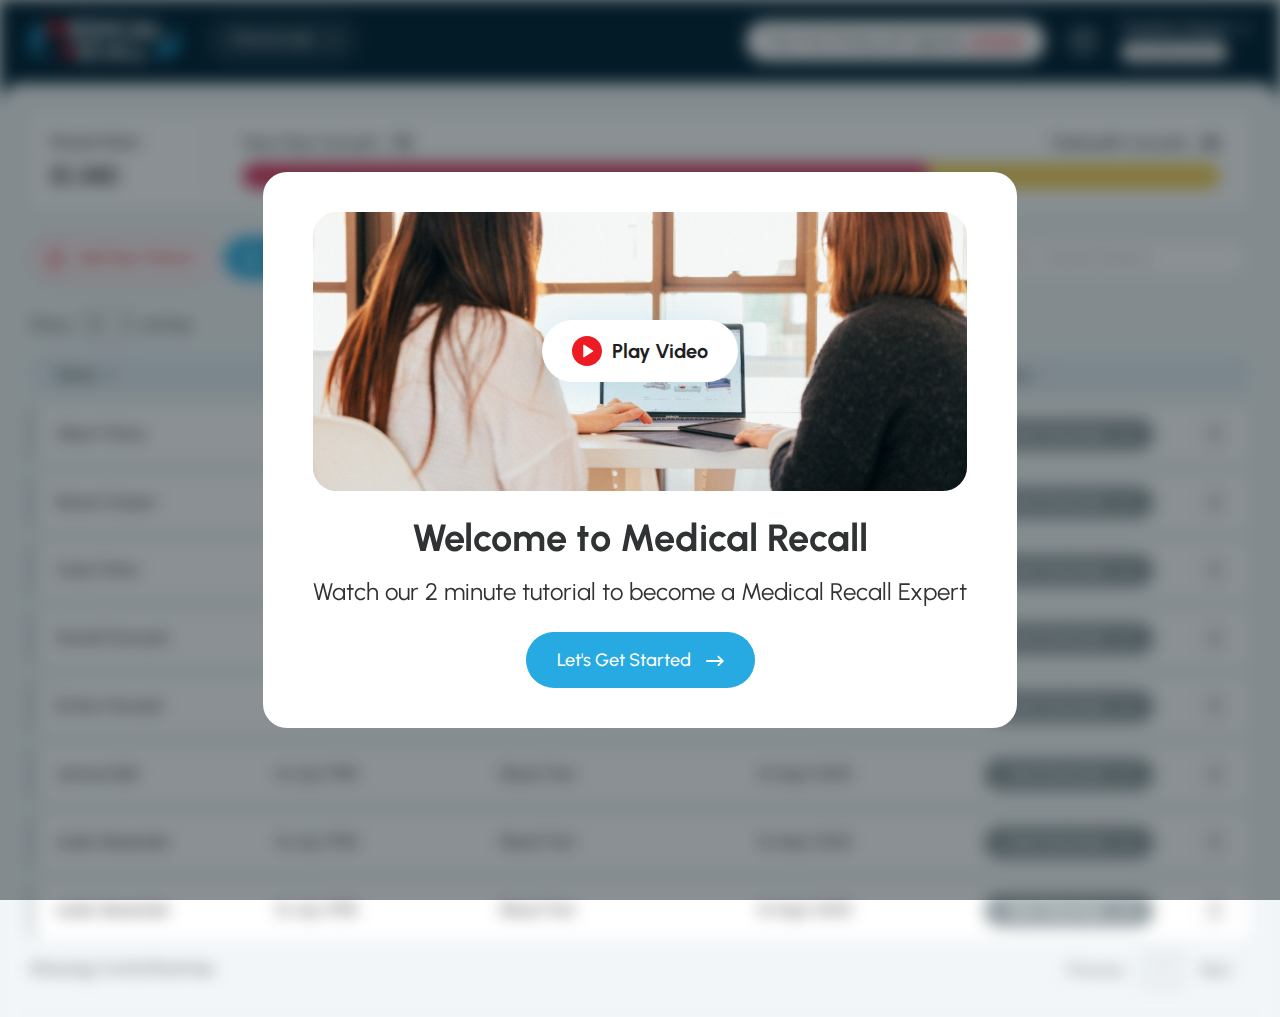
<file: loder.html>
<!DOCTYPE html>
<html lang="en">

<head>
    <meta charset="UTF-8" />
    <title>Medical Recall</title>
    <meta http-equiv="X-UA-Compatible" content="IE=edge" />
    <meta name="viewport" content="width=device-width,initial-scale=1" />
    <link rel="shortcut icon" href="images/favicon.ico" />
    <link rel="stylesheet" type="text/css" href="css/main.css" />
</head>

<body class="dashborad-page">
    <div class="wrapper">
        <header class="header">
            <div class="container">
                <div class="row-wrap">
                    <div class="logo-wrap">
                        <a href="index.html" title="Medical Recall">
                            <img src="images/logo.svg" alt="Medical Recall" />
                        </a>
                    </div>
                    <div class="nav-wrap">
                        <div class="dashboard-nav-wrap">
                            <div class="custom-select custom-select-white">
                                <div class="select-styled">Clinical Labs</div>
                                <div class="custom-options">
                                    <div>Clinical Labs</div>
                                    <div>Clinical Labs1</div>
                                    <div>Clinical Labs2</div>
                                </div>
                            </div>
                            <div class="right-block">
                                <div class="free-trial-wrapper">
                                    <div class="free-trial-blog">
                                        <p>Free Trial: 90 Days Left Upgrade</p>
                                        <a href="#" title="Upgrade" class="link">Upgrade</a>
                                    </div>
                                </div>
                                <div class="information-blog">
                                    <a href="#" title="Information">
                                        <img src="images/information.svg" alt="information" />
                                    </a>
                                </div>
                                <div class="profile-menu">
                                    <div class="dropdown">
                                        <a class="dropdown-toggle" href="#" role="button" id="navbarDropdown"
                                            data-bs-toggle="dropdown" aria-expanded="false">
                                            <span>Caroline Harper</span>
                                            <i>Recall Essentials</i>
                                        </a>
                                        <ul class="dropdown-menu" aria-labelledby="navbarDropdown">
                                            <li>
                                                <a class="dropdown-item" href="my-profile.html" title="Profile">
                                                    <div class="img-wrap">
                                                        <img src="images/profile.svg" alt="Profile" />
                                                    </div>
                                                    <div class="menu-content">
                                                        <h6>My Profile</h6>
                                                        <p>Change passwords,Manage email address</p>
                                                    </div>
                                                </a>
                                            </li>
                                            <li>
                                                <a class="dropdown-item" href="#" title="Billing">
                                                    <div class="img-wrap">
                                                        <img src="images/billing.svg" alt="Billing" />
                                                    </div>
                                                    <div class="menu-content">
                                                        <h6>Billing</h6>
                                                        <p>Card details, Subscription plan</p>
                                                    </div>
                                                </a>
                                            </li>
                                            <li>
                                                <a class="dropdown-item" href="#" title="Manage Clinics">
                                                    <div class="img-wrap">
                                                        <img src="images/clinic.svg" alt="Clinic" />
                                                    </div>
                                                    <div class="menu-content">
                                                        <h6>Manage Clinics</h6>
                                                        <p>Manage your clinics</p>
                                                    </div>
                                                </a>
                                            </li>
                                            <li>
                                                <a class="dropdown-item" href="#" title="Refer a Colleague">
                                                    <div class="img-wrap">
                                                        <img src="images/colleague.svg" alt="colleague" />
                                                    </div>
                                                    <div class="menu-content">
                                                        <h6>Refer a Colleague</h6>
                                                        <p>Refer a colleague by an invite</p>
                                                    </div>
                                                </a>
                                            </li>
                                            <li>
                                                <a class="dropdown-item logout" href="#" title="Log out"
                                                    data-bs-toggle="modal" data-bs-target="#log-out">
                                                    <div class="img-wrap">
                                                        <img src="images/log-out.svg" alt="log-out" />
                                                    </div>
                                                    <div class="menu-content">
                                                        <h6>Log out</h6>
                                                    </div>
                                                </a>
                                            </li>
                                        </ul>
                                    </div>
                                </div>
                            </div>
                        </div>
                    </div>
                    <div class="hamburger">
                        <span class="line"></span>
                        <span class="line"></span>
                        <span class="line"></span>
                    </div>
                </div>
            </div>
        </header>
        <div class="main-wrap">
            <div class="dashboard-outer">
                <div class="dashboard-detail">
                    <div class="currunt-month">
                        <h5>November</h5>
                        <p class="total-price">$1,340</p>
                    </div>
                    <div class="progress-outer">
                        <div class="admin-details">
                            <div class="admin-detail-inner">
                                <p><span>Face-Face Consults :</span> 75</p>
                            </div>
                            <div class="admin-detail-inner">
                                <p><span>Telehealth Consults :</span> 32</p>
                            </div>
                        </div>
                        <div class="progress">
                            <div class="progress-bar" role="progressbar" style="width: 70%" aria-valuenow="70"
                                aria-valuemin="0" aria-valuemax="100"></div>
                        </div>
                    </div>
                </div>
                <div class="filter-outer">
                    <div class="left-blog">
                        <div class="list-wrapper">
                            <a href="#" title="Add New Patient" class="add-Patient" data-bs-toggle="modal"
                                data-bs-target="#add-patient">
                                <i>
                                    <img src="images/add-patient.svg" alt="Add Patient" />
                                </i>
                                Add New Patient
                            </a>
                            <a href="#" title="Recalls" class="btn primary-btn">
                                <i>
                                    <img src="images/date.svg" alt="Date" />
                                </i>
                                Recalls - this week <span> (12)</span>
                            </a>
                            <a href="#" title="Future Recalls" class="btn white-btn">
                                <i>
                                    <img src="images/time-forward.svg" alt="Time Forward" />
                                </i>
                                Future Recalls <span> (26)</span>
                            </a>
                        </div>
                    </div>
                    <div class="right-blog">
                        <div class="filter-wrapper">
                            <a href="#" title="Print" class="print">
                                <i>
                                    <img src="images/printer.svg" alt="Printer" />
                                </i>
                                Print
                            </a>
                            <div class="filter-wrapper-inner">
                                <a href="#" title="Filter" class="filter">
                                    <i>
                                        <img src="images/filter.svg" alt="Filter" />
                                    </i>
                                    Filter
                                </a>
                                <div class="filter-blog">
                                    <div class="filter-title-wrapper">
                                        <h5>Filter</h5>
                                        <a href="#" title="Close" class="close">
                                            <img src="images/close.svg" alt="close" />
                                        </a>
                                    </div>
                                    <form>
                                        <div class="filter-body">
                                            <div class="row-wrap-outer">
                                                <div class="col">
                                                    <label>Date of Recall</label>
                                                </div>
                                                <div class="col half-col">
                                                    <div class="form-field">
                                                        <input type="date">
                                                    </div>
                                                </div>
                                                <div class="col half-col">
                                                    <div class="form-field">
                                                        <input type="date">
                                                    </div>
                                                </div>
                                                <div class="col">
                                                    <div class="form-field">
                                                        <label>Reason to Recall</label>
                                                        <select class="select">
                                                            <option value="1">Select your Reason to Recall</option>
                                                            <option value="2">Australia</option>
                                                            <option value="3">United States</option>
                                                            <option value="4">Canada</option>
                                                            <option value="5">India</option>
                                                        </select>
                                                    </div>
                                                </div>
                                                <div class="col">
                                                    <label>Status</label>
                                                    <div class="radio-wrapper">
                                                        <div class="radio">
                                                            <input type="radio" id="test1" name="radio-group" checked>
                                                            <label for="test1">Not Started</label>
                                                        </div>
                                                        <div class="radio">
                                                            <input type="radio" id="test2" name="radio-group">
                                                            <label for="test2">Working on it</label>
                                                        </div>
                                                    </div>
                                                </div>
                                            </div>
                                        </div>
                                        <div class="filter-footer">
                                            <a href="#" title="Reset All" class="btn small-btn outline-btn">Reset
                                                All</a>
                                            <a href="#" title="Apply Now" class="btn small-btn blue-btn">Apply Now</a>
                                        </div>
                                    </form>
                                </div>
                            </div>
                            <div class="search-blog">
                                <button type="button" data-bs-toggle="modal" data-bs-target="#search">
                                    <span>
                                        <img src="images/search.svg" alt="search">
                                    </span>
                                    Search Patient
                                </button>
                            </div>
                        </div>
                    </div>
                </div>
                <div class="table-outer">
                    <table id="dashboard-table" class="table dashboard-table" style="width:100%">
                        <thead>
                            <tr>
                                <th>Name <span></span> </th>
                                <th>Date of Birth <span></span> </th>
                                <th>Reason to recall <span></span> </th>
                                <th>Date of recall<span></span> </th>
                                <th>Status <span></span> </th>
                                <th></th>
                            </tr>
                        </thead>
                        <tbody>
                            <tr>
                                <td>Albert Flores</td>
                                <td>16 July 1998</td>
                                <td>X-Ray</td>
                                <td>16 Sept 2023</td>
                                <td>
                                    <div class="custom-select">
                                        <div class="select-styled">Not Started</div>
                                        <div class="custom-options">
                                            <div data-value="not-started" class="selected">Not Started</div>
                                            <div data-value="working-on">Working on it</div>
                                            <div data-value="completed">Completed</div>
                                        </div>
                                    </div>
                                </td>
                                <td>
                                    <div class="action-wrapper">
                                        <Button class="action">
                                            <i>
                                                <img src="images/union.svg" alt="Union" />
                                            </i>
                                        </Button>
                                        <div class="menu-option">
                                            <a href="#" title="Edit">Edit</a>
                                            <a href="#" title="Delete">Delete</a>
                                        </div>
                                    </div>
                                </td>
                            </tr>
                            <tr>
                                <td>Cody Fisher</td>
                                <td>16 July 1998</td>
                                <td>Daily Checkup</td>
                                <td>16 Sept 2023</td>
                                <td>
                                    <div class="custom-select">
                                        <div class="select-styled">Not Started</div>
                                        <div class="custom-options">
                                            <div data-value="not-started" class="selected">Not Started</div>
                                            <div data-value="working-on">Working on it</div>
                                            <div data-value="completed">Completed</div>
                                        </div>
                                    </div>
                                </td>
                                <td>
                                    <div class="action-wrapper">
                                        <Button class="action">
                                            <i>
                                                <img src="images/union.svg" alt="Union" />
                                            </i>
                                        </Button>
                                        <div class="menu-option">
                                            <a href="#" title="Edit">Edit</a>
                                            <a href="#" title="Delete">Delete</a>
                                        </div>
                                    </div>
                                </td>
                            </tr>
                            <tr>
                                <td>Esther Howard</td>
                                <td>16 July 1998</td>
                                <td>Daily Checkup</td>
                                <td>16 Sept 2023</td>
                                <td>
                                    <div class="custom-select">
                                        <div class="select-styled">Not Started</div>
                                        <div class="custom-options">
                                            <div data-value="not-started" class="selected">Not Started</div>
                                            <div data-value="working-on">Working on it</div>
                                            <div data-value="completed">Completed</div>
                                        </div>
                                    </div>
                                </td>
                                <td>
                                    <div class="action-wrapper">
                                        <Button class="action">
                                            <i>
                                                <img src="images/union.svg" alt="Union" />
                                            </i>
                                        </Button>
                                        <div class="menu-option">
                                            <a href="#" title="Edit">Edit</a>
                                            <a href="#" title="Delete">Delete</a>
                                        </div>
                                    </div>
                                </td>
                            </tr>
                            <tr>
                                <td>Leslie Alexander</td>
                                <td>16 July 1998</td>
                                <td>Blood Test</td>
                                <td>16 Sept 2023</td>
                                <td>
                                    <div class="custom-select">
                                        <div class="select-styled">Not Started</div>
                                        <div class="custom-options">
                                            <div data-value="not-started" class="selected">Not Started</div>
                                            <div data-value="working-on">Working on it</div>
                                            <div data-value="completed">Completed</div>
                                        </div>
                                    </div>
                                </td>
                                <td>
                                    <div class="action-wrapper">
                                        <Button class="action">
                                            <i>
                                                <img src="images/union.svg" alt="Union" />
                                            </i>
                                        </Button>
                                        <div class="menu-option">
                                            <a href="#" title="Edit">Edit</a>
                                            <a href="#" title="Delete">Delete</a>
                                        </div>
                                    </div>
                                </td>
                            </tr>
                            <tr>
                                <td>Darrell Steward</td>
                                <td>16 July 1998</td>
                                <td>Daily Checkup</td>
                                <td>16 Sept 2023</td>
                                <td>
                                    <div class="custom-select">
                                        <div class="select-styled">Not Started</div>
                                        <div class="custom-options">
                                            <div data-value="not-started" class="selected">Not Started</div>
                                            <div data-value="working-on">Working on it</div>
                                            <div data-value="completed">Completed</div>
                                        </div>
                                    </div>
                                </td>
                                <td>
                                    <div class="action-wrapper">
                                        <Button class="action">
                                            <i>
                                                <img src="images/union.svg" alt="Union" />
                                            </i>
                                        </Button>
                                        <div class="menu-option">
                                            <a href="#" title="Edit">Edit</a>
                                            <a href="#" title="Delete">Delete</a>
                                        </div>
                                    </div>
                                </td>
                            </tr>
                            <tr>
                                <td>Jerome Bell</td>
                                <td>16 July 1998</td>
                                <td>Blood Test</td>
                                <td>16 Sept 2023</td>
                                <td>
                                    <div class="custom-select">
                                        <div class="select-styled">Not Started</div>
                                        <div class="custom-options">
                                            <div data-value="not-started" class="selected">Not Started</div>
                                            <div data-value="working-on">Working on it</div>
                                            <div data-value="completed">Completed</div>
                                        </div>
                                    </div>
                                </td>
                                <td>
                                    <div class="action-wrapper">
                                        <Button class="action">
                                            <i>
                                                <img src="images/union.svg" alt="Union" />
                                            </i>
                                        </Button>
                                        <div class="menu-option">
                                            <a href="#" title="Edit">Edit</a>
                                            <a href="#" title="Delete">Delete</a>
                                        </div>
                                    </div>
                                </td>
                            </tr>
                            <tr>
                                <td>Leslie Alexander</td>
                                <td>16 July 1998</td>
                                <td>Blood Test</td>
                                <td>16 Sept 2023</td>
                                <td>
                                    <div class="custom-select">
                                        <div class="select-styled">Not Started</div>
                                        <div class="custom-options">
                                            <div data-value="not-started" class="selected">Not Started</div>
                                            <div data-value="working-on">Working on it</div>
                                            <div data-value="completed">Completed</div>
                                        </div>
                                    </div>
                                </td>
                                <td>
                                    <div class="action-wrapper">
                                        <Button class="action">
                                            <i>
                                                <img src="images/union.svg" alt="Union" />
                                            </i>
                                        </Button>
                                        <div class="menu-option">
                                            <a href="#" title="Edit">Edit</a>
                                            <a href="#" title="Delete">Delete</a>
                                        </div>
                                    </div>
                                </td>
                            </tr>
                            <tr>
                                <td>Bessie Cooper</td>
                                <td>16 July 1998</td>
                                <td>Daily Checkup</td>
                                <td>16 Sept 2023</td>
                                <td>
                                    <div class="custom-select">
                                        <div class="select-styled">Not Started</div>
                                        <div class="custom-options">
                                            <div data-value="not-started" class="selected">Not Started</div>
                                            <div data-value="working-on">Working on it</div>
                                            <div data-value="completed">Completed</div>
                                        </div>
                                    </div>
                                </td>
                                <td>
                                    <div class="action-wrapper">
                                        <Button class="action">
                                            <i>
                                                <img src="images/union.svg" alt="Union" />
                                            </i>
                                        </Button>
                                        <div class="menu-option">
                                            <a href="#" title="Edit">Edit</a>
                                            <a href="#" title="Delete">Delete</a>
                                        </div>
                                    </div>
                                </td>
                            </tr>
                        </tbody>
                    </table>

                    <!-- No Record start -->
                    <!-- Note:  No Record div visible body addclass "empty-data"-->
                    <div class="no-record" style="display: none;">
                        <div class="no-record-inner">
                            <div class="img-wrap">
                                <img src="images/no-data.png" alt="no-data">
                            </div>
                            <h3>No Patients Added</h3>
                            <p>Add your patients and start managing them</p>
                        </div>
                    </div>
                    <!-- No Record start -->

                    <div class="add-btn-wrapper">
                        <a href="#" title="Add New Patient" class="add-Patient" data-bs-toggle="modal"
                            data-bs-target="#add-patient">
                            <i>
                                <img src="images/add-patient.svg" alt="Add Patient" />
                            </i>
                            Add New Patient
                        </a>
                    </div>
                </div>
            </div>
        </div>
    </div>
    <div class="modal fade  add-patient-block" id="add-patient" tabindex="-1" aria-hidden="true">
        <div class="modal-dialog  mid-modal modal-dialog-centered">
            <div class="modal-content">
                <div class="modal-close">
                    <button data-bs-dismiss="modal" title="Close">
                        <img src="./images/close.svg" alt="close-btn">
                    </button>
                </div>
                <h4>Add New Patient</h4>
                <form>
                    <div class="row-wrap-outer">
                        <div class="col ">
                            <div class="form-field">
                                <label>Name</label>
                                <input type="text" placeholder="Enter patient’s name">
                            </div>
                        </div>
                        <div class="col ">

                            <div class="form-field">
                                <label>Date of Birth</label>
                                <input type="date">
                            </div>
                        </div>
                        <div class="col ">

                            <div class="form-field">
                                <label>Reason to Recall</label>
                                <input type="email" placeholder="Enter their Reason to Recall">
                            </div>
                        </div>
                        <div class="col">
                            <div class="form-field select-field">
                                <label>Date of Recall</label>
                                <input type="text" placeholder="Enter when you want to be reminded again">
                                <div class="select-wrap">
                                    <select class="select">
                                        <option value="1">Days</option>
                                        <option value="2">1</option>
                                        <option value="3">2</option>
                                        <option value="4">3</option>
                                        <option value="5">4</option>
                                    </select>
                                </div>
                            </div>
                        </div>
                    </div>
                    <div class="btn-wrap bg-btn">
                        <a href="#" title="Add Patient" class="btn primary-btn" data-bs-toggle="modal"
                            data-bs-target="#submit">
                            <span class="text">
                                Add Patient
                                <i class="right-arrow">
                                    <img src="images/right_arrow_white.svg" alt="Right" />
                                </i>
                            </span>
                        </a>
                    </div>
                </form>
            </div>
        </div>
    </div>
    <div class="modal fade check-img log-out-block " id="log-out" tabindex="-1" aria-hidden="true">
        <div class="modal-dialog  sm-modal modal-dialog-centered">
            <div class="modal-content">
                <i class="checked-icon">
                    <img src="./images/log-out-icon.svg" alt="conform-img">
                </i>
                <h4>Logout</h4>
                <h5>By logging out, you will be redirected to login screen. Do you wish to proceed ?</h5>
                <div class="btn-wrap two-btn ">
                    <a href="#" title="Cancel" class="btn small-btn outline-btn" data-bs-dismiss="modal">Cancel</a>
                    <a href="login.html" title="Logout" class="btn small-btn blue-btn red-btn"> Logout</a>
                </div>
            </div>
        </div>
    </div>
    <div class="modal fade check-img submit-block " id="welcome" tabindex="-1" aria-hidden="true">
        <div class="modal-dialog  mid-modal modal-dialog-centered">
            <div class="modal-content">
                <div class="video-wrapper">
                    <div class="video-bg" style="background-image: url(images/video-img.jpg);">
                        <div class="waves-block">
                            <div class="waves wave-1"></div>
                            <div class="waves wave-2"></div>
                            <div class="waves wave-3"></div>
                            <a href="#" class="play-btn" title="Play Video">
                                <i class="play-icon">
                                    <img src="./images/play.svg" alt="play" />
                                </i>
                                <span class="play-txt">Play Video</span>
                            </a>
                        </div>
                    </div>
                    <div class="video-container">
                        <!-- <iframe src="https://www.youtube.com/embed/tgbNymZ7vqY"></iframe> -->
                        <video controls autoplay muted>
                            <source src="./images/movie.mp4" type="video/mp4" />
                            <source src="./images/movie.ogg" type="video/ogg" />
                            Your browser does not support the video tag.
                        </video>
                    </div>
                </div>
                <h2>Welcome to Medical Recall </h2>
                <p class="sub-title">Watch our 2 minute tutorial to become a Medical Recall Expert </p>
                <div class="btn-wrap">
                    <a href="#" title="Let's Get Started" class="btn primary-btn clinics" data-ds-dismiss="modal">
                        <i class="left-arrow">
                            <img src="images/right_arrow_white.svg" alt="Right" />
                        </i>
                        <span class="text">
                            Let's Get Started
                            <i class="right-arrow">
                                <img src="images/right_arrow_white.svg" alt="Right" />
                            </i>
                        </span>
                    </a>
                </div>
            </div>
        </div>
    </div>
    <div class="modal fade  clinic-block" id="clinic" tabindex="-1" aria-hidden="true">
        <div class="modal-dialog  mid-modal modal-dialog-centered">
            <div class="modal-content">
                <div class="modal-close">
                    <button data-bs-dismiss="modal" title="Close">
                        <img src="./images/close.svg" alt="close-btn">
                    </button>
                </div>
                <h4>What clinics do your practice out of ?</h4>
                <form>
                    <div class="row-wrap-outer">
                        <div class="col">
                            <div class="form-field">
                                <label>Clinic Name</label>
                                <input type="text" placeholder="Enter Clinic Name">
                            </div>
                        </div>
                        <div class="col">

                            <div class="form-field">
                                <label>Second Clinic</label>
                                <input type="text" placeholder="Enter Clinic Name">
                            </div>
                        </div>
                    </div>
                    <a href="#" title="+ Add More Clinic" class="red-text">+ Add More Clinic</a>
                    <div class="btn-wrap bg-btn">
                        <a href="#" title="Add Clinic" class="btn primary-btn" data-bs-dismiss="modal">
                            <span class="text">
                                Add Clinic
                                <i class="right-arrow">
                                    <img src="images/right_arrow_white.svg" alt="Right" />
                                </i>
                            </span>
                        </a>
                    </div>
                </form>

            </div>
        </div>
    </div>
    <!-- search Modal -->
    <div class="modal fade  search-modal" id="search" tabindex="-1" aria-hidden="true">
        <div class="modal-dialog modal-dialog-centered">
            <div class="modal-content">
                <div class="modal-title-wrapper">
                    <h4>Search Patients</h4>
                    <div class="modal-close">
                        <button data-bs-dismiss="modal" title="Close">
                            <img src="./images/close.svg" alt="close-btn">
                        </button>
                    </div>
                </div>
                <div class="table-outer">
                    <div class="search-outer">
                        <span>
                            <img src="images/search.svg" alt="search">
                        </span>
                        <input type="text" id="globalSearch" placeholder="Search Patient">
                    </div>
                    <div class="table-inner">
                        <h5>Recalls - This Week <span>(4 Results Found)</span></h5>
                        <table id="table1" class="table dashboard-table" style="width:100%">
                            <thead>
                                <tr>
                                    <th>Name <span></span></th>
                                    <th>Date of Birth <span></span></th>
                                    <th>Reason to recall <span></span></th>
                                    <th>Date of recall <span></span></th>
                                    <th>Status <span></span></th>
                                    <th></th>
                                </tr>
                            </thead>
                            <tbody>
                                <tr>
                                    <td>Albert Flores</td>
                                    <td>16 July 1998</td>
                                    <td>X-Ray</td>
                                    <td>16 Sept 2023</td>
                                    <td>
                                        <div class="custom-select">
                                            <div class="select-styled">Not Started</div>
                                            <div class="custom-options">
                                                <div data-value="not-started" class="selected">Not Started</div>
                                                <div data-value="working-on">Working on it</div>
                                                <div data-value="completed">Completed</div>
                                            </div>
                                        </div>
                                    </td>
                                    <td>
                                        <div class="action-wrapper">
                                            <Button class="action">
                                                <i>
                                                    <img src="images/union.svg" alt="Union" />
                                                </i>
                                            </Button>
                                            <div class="menu-option">
                                                <a href="#" title="Edit">Edit</a>
                                                <a href="#" title="Delete">Delete</a>
                                            </div>
                                        </div>
                                    </td>
                                </tr>
                                <tr>
                                    <td>Cody Fisher</td>
                                    <td>16 July 1998</td>
                                    <td>Daily Checkup</td>
                                    <td>16 Sept 2023</td>
                                    <td>
                                        <div class="custom-select">
                                            <div class="select-styled">Not Started</div>
                                            <div class="custom-options">
                                                <div data-value="not-started" class="selected">Not Started</div>
                                                <div data-value="working-on">Working on it</div>
                                                <div data-value="completed">Completed</div>
                                            </div>
                                        </div>
                                    </td>
                                    <td>
                                        <div class="action-wrapper">
                                            <Button class="action">
                                                <i>
                                                    <img src="images/union.svg" alt="Union" />
                                                </i>
                                            </Button>
                                            <div class="menu-option">
                                                <a href="#" title="Edit">Edit</a>
                                                <a href="#" title="Delete">Delete</a>
                                            </div>
                                        </div>
                                    </td>
                                </tr>
                                <tr>
                                    <td>Esther Howard</td>
                                    <td>16 July 1998</td>
                                    <td>Daily Checkup</td>
                                    <td>16 Sept 2023</td>
                                    <td>
                                        <div class="custom-select">
                                            <div class="select-styled">Not Started</div>
                                            <div class="custom-options">
                                                <div data-value="not-started" class="selected">Not Started</div>
                                                <div data-value="working-on">Working on it</div>
                                                <div data-value="completed">Completed</div>
                                            </div>
                                        </div>
                                    </td>
                                    <td>
                                        <div class="action-wrapper">
                                            <Button class="action">
                                                <i>
                                                    <img src="images/union.svg" alt="Union" />
                                                </i>
                                            </Button>
                                            <div class="menu-option">
                                                <a href="#" title="Edit">Edit</a>
                                                <a href="#" title="Delete">Delete</a>
                                            </div>
                                        </div>
                                    </td>
                                </tr>
                            </tbody>
                        </table>
                    </div>
                    <div class="table-inner">
                        <h5>Future Recalls <span>(5 Results Found)</span></h5>
                        <table id="table2" class="table dashboard-table" style="width:100%">
                            <thead>
                                <tr>
                                    <th>Name <span></span></th>
                                    <th>Date of Birth <span></span></th>
                                    <th>Reason to recall <span></span></th>
                                    <th>Date of recall <span></span></th>
                                    <th>Status <span></span></th>
                                    <th></th>
                                </tr>
                            </thead>
                            <tbody>
                                <tr>
                                    <td>Leslie Alexander</td>
                                    <td>16 July 1998</td>
                                    <td>Blood Test</td>
                                    <td>16 Sept 2023</td>
                                    <td>
                                        <div class="custom-select">
                                            <div class="select-styled">Not Started</div>
                                            <div class="custom-options">
                                                <div data-value="not-started" class="selected">Not Started</div>
                                                <div data-value="working-on">Working on it</div>
                                                <div data-value="completed">Completed</div>
                                            </div>
                                        </div>
                                    </td>
                                    <td>
                                        <div class="action-wrapper">
                                            <Button class="action">
                                                <i>
                                                    <img src="images/union.svg" alt="Union" />
                                                </i>
                                            </Button>
                                            <div class="menu-option">
                                                <a href="#" title="Edit">Edit</a>
                                                <a href="#" title="Delete">Delete</a>
                                            </div>
                                        </div>
                                    </td>
                                </tr>
                                <tr>
                                    <td>Darrell Steward</td>
                                    <td>16 July 1998</td>
                                    <td>Daily Checkup</td>
                                    <td>16 Sept 2023</td>
                                    <td>
                                        <div class="custom-select">
                                            <div class="select-styled">Not Started</div>
                                            <div class="custom-options">
                                                <div data-value="not-started" class="selected">Not Started</div>
                                                <div data-value="working-on">Working on it</div>
                                                <div data-value="completed">Completed</div>
                                            </div>
                                        </div>
                                    </td>
                                    <td>
                                        <div class="action-wrapper">
                                            <Button class="action">
                                                <i>
                                                    <img src="images/union.svg" alt="Union" />
                                                </i>
                                            </Button>
                                            <div class="menu-option">
                                                <a href="#" title="Edit">Edit</a>
                                                <a href="#" title="Delete">Delete</a>
                                            </div>
                                        </div>
                                    </td>
                                </tr>
                                <tr>
                                    <td>Jerome Bell</td>
                                    <td>16 July 1998</td>
                                    <td>Blood Test</td>
                                    <td>16 Sept 2023</td>
                                    <td>
                                        <div class="custom-select">
                                            <div class="select-styled">Not Started</div>
                                            <div class="custom-options">
                                                <div data-value="not-started" class="selected">Not Started</div>
                                                <div data-value="working-on">Working on it</div>
                                                <div data-value="completed">Completed</div>
                                            </div>
                                        </div>
                                    </td>
                                    <td>
                                        <div class="action-wrapper">
                                            <Button class="action">
                                                <i>
                                                    <img src="images/union.svg" alt="Union" />
                                                </i>
                                            </Button>
                                            <div class="menu-option">
                                                <a href="#" title="Edit">Edit</a>
                                                <a href="#" title="Delete">Delete</a>
                                            </div>
                                        </div>
                                    </td>
                                </tr>
                                <tr>
                                    <td>Leslie Alexander</td>
                                    <td>16 July 1998</td>
                                    <td>Blood Test</td>
                                    <td>16 Sept 2023</td>
                                    <td>
                                        <div class="custom-select">
                                            <div class="select-styled">Not Started</div>
                                            <div class="custom-options">
                                                <div data-value="not-started" class="selected">Not Started</div>
                                                <div data-value="working-on">Working on it</div>
                                                <div data-value="completed">Completed</div>
                                            </div>
                                        </div>
                                    </td>
                                    <td>
                                        <div class="action-wrapper">
                                            <Button class="action">
                                                <i>
                                                    <img src="images/union.svg" alt="Union" />
                                                </i>
                                            </Button>
                                            <div class="menu-option">
                                                <a href="#" title="Edit">Edit</a>
                                                <a href="#" title="Delete">Delete</a>
                                            </div>
                                        </div>
                                    </td>
                                </tr>
                                <tr>
                                    <td>Bessie Cooper</td>
                                    <td>16 July 1998</td>
                                    <td>Daily Checkup</td>
                                    <td>16 Sept 2023</td>
                                    <td>
                                        <div class="custom-select">
                                            <div class="select-styled">Not Started</div>
                                            <div class="custom-options">
                                                <div data-value="not-started" class="selected">Not Started</div>
                                                <div data-value="working-on">Working on it</div>
                                                <div data-value="completed">Completed</div>
                                            </div>
                                        </div>
                                    </td>
                                    <td>
                                        <div class="action-wrapper">
                                            <Button class="action">
                                                <i>
                                                    <img src="images/union.svg" alt="Union" />
                                                </i>
                                            </Button>
                                            <div class="menu-option">
                                                <a href="#" title="Edit">Edit</a>
                                                <a href="#" title="Delete">Delete</a>
                                            </div>
                                        </div>
                                    </td>
                                </tr>
                            </tbody>
                        </table>
                    </div>
                </div>
            </div>
        </div>
    </div>
    <div class="loder">
        <img src="./images/loader.svg" alt="loder">
    </div>

    <div class="toast-message" style="display: none;">
        <div class="toast-content">
            <i><img src="./images/toast-icon.svg" alt="toast-icon"> </i>
            <p>Thanks for verifying your email</p>
        </div>
        <div class="close-icon">
            <a title="Close">
                <img src="./images/toast-close.svg" alt="toast-close-icon">
            </a>
        </div>
    </div>
    <script type="text/javascript" src="js/main.js"></script>
    <script src="https://cdn.jsdelivr.net/npm/@popperjs/core@2.9.2/dist/umd/popper.min.js"></script>
</body>

</html>
</file>
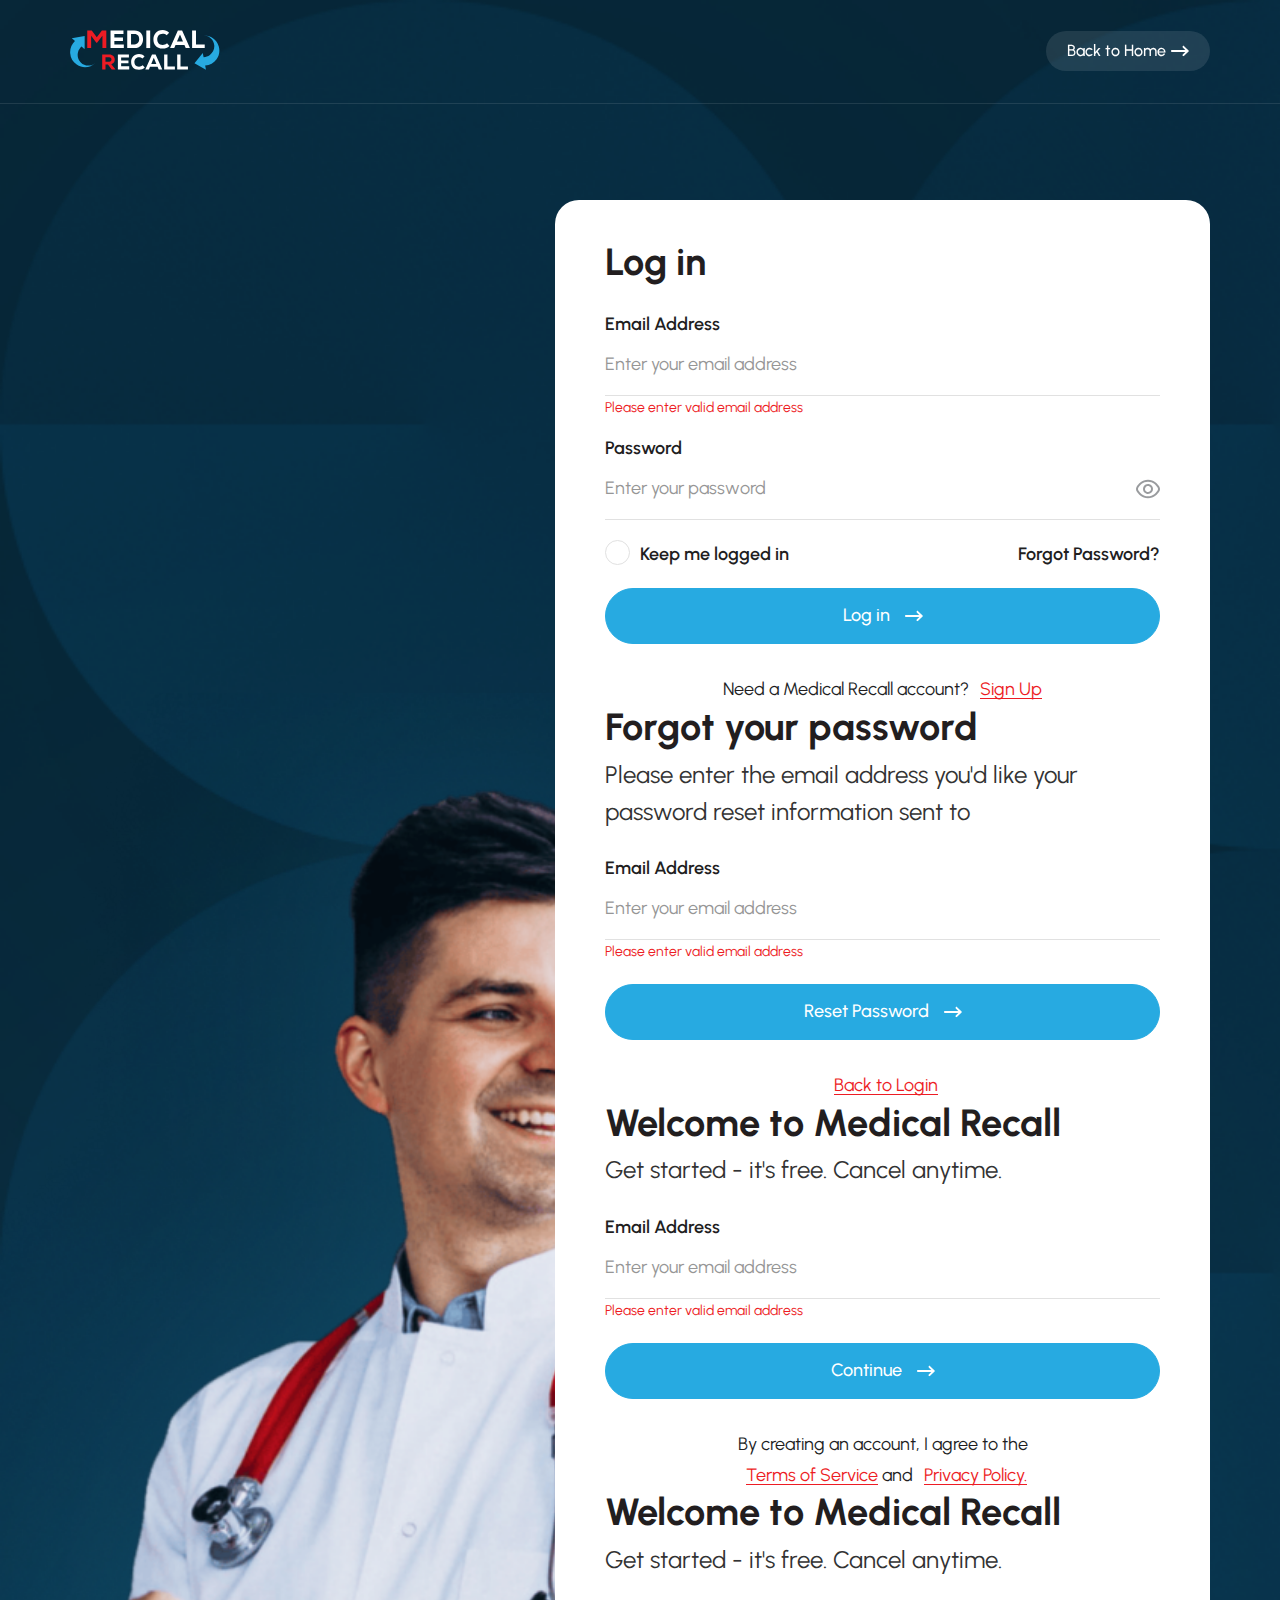
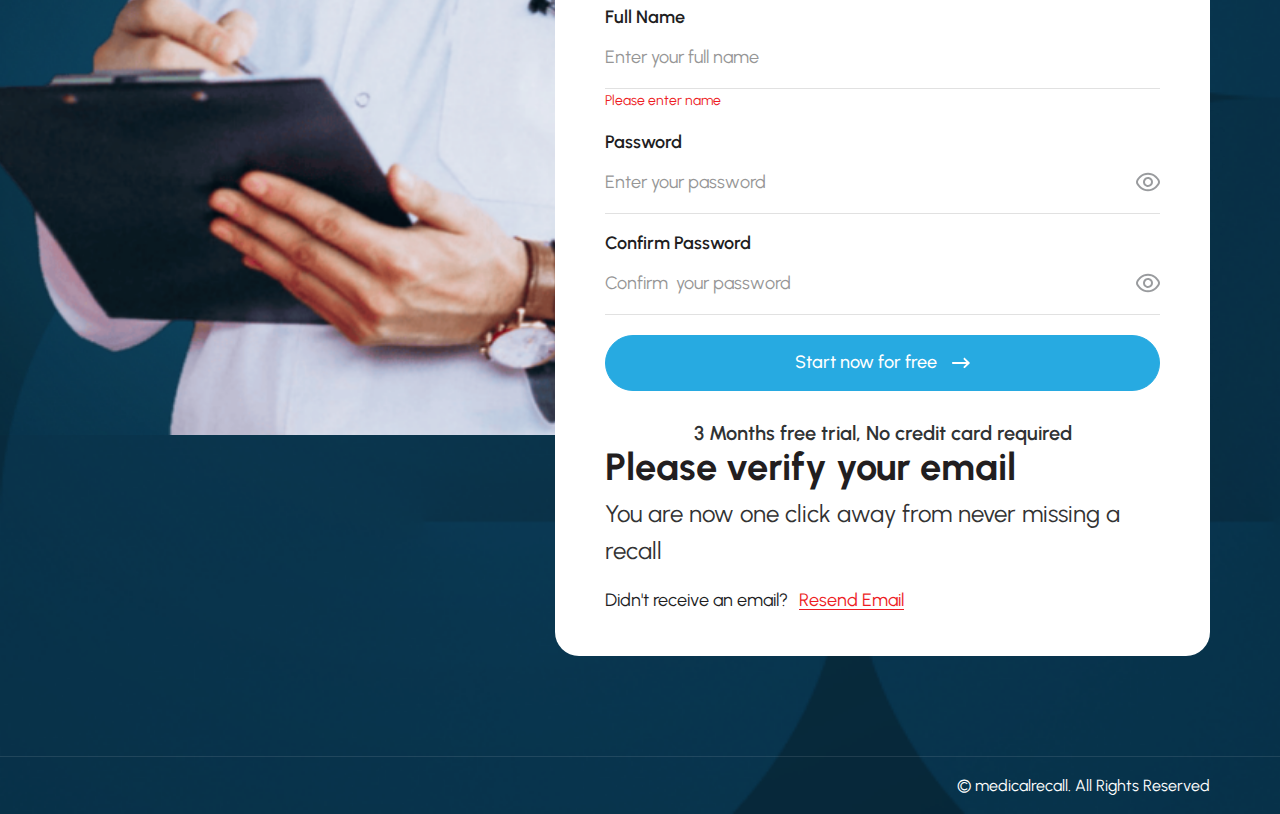
<file: login.html>
<!DOCTYPE html>
<html lang="en">

<head>
    <meta charset="UTF-8" />
    <title>Medical Recall</title>
    <meta http-equiv="X-UA-Compatible" content="IE=edge" />
    <meta name="viewport" content="width=device-width,initial-scale=1" />
    <link rel="shortcut icon" href="images/favicon.ico" />
    <link rel="stylesheet" type="text/css" href="css/main.css" />
</head>

<body class="authentication-page">
    <div class="wrapper">
        <header class="header">
            <div class="container">
                <div class="row-wrap">
                    <div class="logo-wrap">
                        <a href="index.html" title="Medical Recall">
                            <img src="images/logo.svg" alt="Medical Recall" />
                        </a>
                    </div>
                    <div class="right-block">
                        <div class="btn-wrap">
                            <a href="index.html" class="btn white-btn small-btn" title=" Back to Home">
                                <i class="left-arrow">
                                    <img src="images/right_arrow_white.svg" alt="Right" />
                                </i>
                                <span class="text">
                                    Back to Home
                                    <i class="right-arrow">
                                        <img src="images/right_arrow_white.svg" alt="Right" />
                                    </i>
                                </span>
                            </a>
                        </div>
                    </div>
                </div>
            </div>
        </header>
        <div class="main-wrap">
         
            <section class="authentication-secion">
                <div class="img-block">
                    <img src="./images/doctor-img.png" alt="doctor-img">
                </div>
                <div class="container">
                    <div class="img-content-wrap">
                        <div class="authentication-wrapper">
                            <div id="login" class="authentication-content">
                                <div class="heading-block">
                                    <h2>Log in</h2>
                                </div>
                                <form>
                                    <div class="row-wrap-outer">
                                        <div class="col">
                                            <div class="form-field">
                                                <label>Email Address</label>
                                                <input type="email" placeholder="Enter your email address">
                                                <p class="error-text">Please enter valid email address</p>
                                            </div>
                                        </div>
                                        <div class="col">

                                            <div class="form-field">
                                                <label>Password</label>
                                                <div class="password-block">
                                                    <input type="password" placeholder="Enter your password"
                                                        class="input-control">
                                                    <i class="view-pwd">
                                                        <img src="./images/hide-show-icon.svg" alt="hide-show-icon"
                                                            class="show-pwd">
                                                        <img src="./images/hide-icon.svg" alt="hide-icon"
                                                            class="hide-pwd">
                                                    </i>
                                                </div>
                                            </div>
                                        </div>
                                    </div>
                                    <div class="forgot-password-block">

                                        <div class="radio-wrap">
                                            <div class="radio-btn">
                                                <div class="custom-radio-wrap">
                                                    <input type="checkbox" id="login1" value="Keep me logged in"
                                                        name="logged">
                                                    <span class="custom-radio"></span>
                                                </div>
                                                <label for="login1">Keep me logged in</label>
                                            </div>
                                        </div>
                                        <a href="#" title="Forgot Password" class="forgot-pwd-link">Forgot Password?</a>
                                    </div>
                                    <div class="btn-wrap bg-btn">
                                        <a href="#" title="Log in" class="btn primary-btn">
                                            <span class="text">
                                                Log in
                                            </span>
                                            <i class="right-arrow">
                                                <img src="images/right_arrow_white.svg" alt="Right" />
                                            </i>
                                        </a>
                                    </div>
                                </form>
                                <p>Need a Medical Recall account? <a href="#" title="Sign Up"
                                        class="red-text signup-link"> Sign
                                        Up</a> </p>
                            </div>
                            <div id="forgot-pwd" class="authentication-content">
                                <div class="heading-block">
                                    <h2>Forgot your password</h2>
                                    <p>Please enter the email address you'd like your password reset
                                        information sent to</p>
                                </div>
                                <form>
                                    <div class="row-wrap-outer">
                                        <div class="col">
                                            <div class="form-field">
                                                <label>Email Address</label>
                                                <input type="email" placeholder="Enter your email address">
                                                <p class="error-text">Please enter valid email address</p>
                                            </div>
                                        </div>
                                    </div>
                                    <div class="btn-wrap bg-btn">
                                        <a href="#" title="Reset Password" class="btn primary-btn">
                                            <span class="text">
                                                Reset Password
                                            </span>
                                            <i class="right-arrow">
                                                <img src="images/right_arrow_white.svg" alt="Right" />
                                            </i>
                                        </a>
                                    </div>
                                </form>
                                <p> <a href="#" title="Back to Login" class="red-text back-to-login"> Back to Login</a>
                                </p>
                            </div>
                            <div id="get-started" class="authentication-content">
                                <div class="heading-block">
                                    <h2>Welcome to Medical Recall</h2>
                                    <p>Get started - it's free. Cancel anytime.</p>
                                </div>
                                <form>
                                    <div class="row-wrap-outer">
                                        <div class="col">
                                            <div class="form-field">
                                                <label>Email Address</label>
                                                <input type="email" placeholder="Enter your email address">
                                                <p class="error-text">Please enter valid email address</p>
                                            </div>
                                        </div>
                                    </div>
                                    <div class="btn-wrap bg-btn">
                                        <a href="#" title=" Continue" class="btn primary-btn">
                                            <span class="text">
                                                Continue
                                            </span>
                                            <i class="right-arrow">
                                                <img src="images/right_arrow_white.svg" alt="Right" />
                                            </i>
                                        </a>
                                    </div>
                                </form>
                                <p>By creating an account, I agree to the</p>
                                <p><a href="#" title="Terms of Service" class="red-text tearms-services-link"> Terms of
                                        Service </a> and <a href="#" title="Privacy Policy"
                                        class="red-text privacy-link"> Privacy Policy.</a></p>
                            </div>
                            <div id="sign-up" class="authentication-content">
                                <div class="heading-block">
                                    <h2>Welcome to Medical Recall</h2>
                                    <p>Get started - it's free. Cancel anytime.</p>
                                </div>
                                <form>
                                    <div class="row-wrap-outer">
                                        <div class="col">
                                            <div class="form-field">
                                                <label>Full Name</label>
                                                <input type="text" placeholder="Enter your full name">
                                                <p class="error-text">Please enter name</p>
                                            </div>
                                        </div>
                                        <div class="col">
                                            <div class="form-field">
                                                <label>Password</label>
                                                <div class="password-block">
                                                    <input type="password" placeholder="Enter your password"
                                                        class="input-control">
                                                    <i class="view-pwd">
                                                        <img src="./images/hide-show-icon.svg" alt="hide-show-icon"
                                                            class="show-pwd">
                                                        <img src="./images/hide-icon.svg" alt="hide-icon"
                                                            class="hide-pwd">
                                                    </i>
                                                </div>
                                            </div>
                                        </div>
                                        <div class="col">
                                            <div class="form-field">
                                                <label>Confirm Password</label>
                                                <div class="password-block">
                                                    <input type="password" placeholder="Confirm  your password"
                                                        class="input-control">
                                                    <i class="view-pwd">
                                                        <img src="./images/hide-show-icon.svg" alt="hide-show-icon"
                                                            class="show-pwd">
                                                        <img src="./images/hide-icon.svg" alt="hide-icon"
                                                            class="hide-pwd">
                                                    </i>
                                                </div>
                                            </div>
                                        </div>
                                    </div>
                                    <div class="btn-wrap bg-btn">
                                        <a href="#" title="Start now for free" class="btn primary-btn">
                                            <span class="text">
                                                Start now for free
                                            </span>
                                            <i class="right-arrow">
                                                <img src="images/right_arrow_white.svg" alt="Right" />
                                            </i>
                                        </a>
                                    </div>
                                </form>
                                <h5>3 Months free trial, No credit card required </h5>
                            </div>
                            <div id="verify-email" class="authentication-content">
                                <div class="heading-block">
                                    <h2>Please verify your email</h2>
                                    <p>You are now one click away from
                                        never missing a recall</p>
                                </div>
                                <p>Didn't receive an email? <a href="#" title="Resend Email" class="red-text"> Resend
                                        Email</a></p>
                            </div>
                        </div>
                    </div>
                    </div>
            </section>
        </div>
    </div>
    <footer class="footer">
        <div class="container">
            <div class="footer-content">
                <p>&copy; medicalrecall. All Rights Reserved</p>
            </div>
        </div>
    </footer>
    <script type="text/javascript" src="js/main.js"></script>
</body>

</html>
</file>
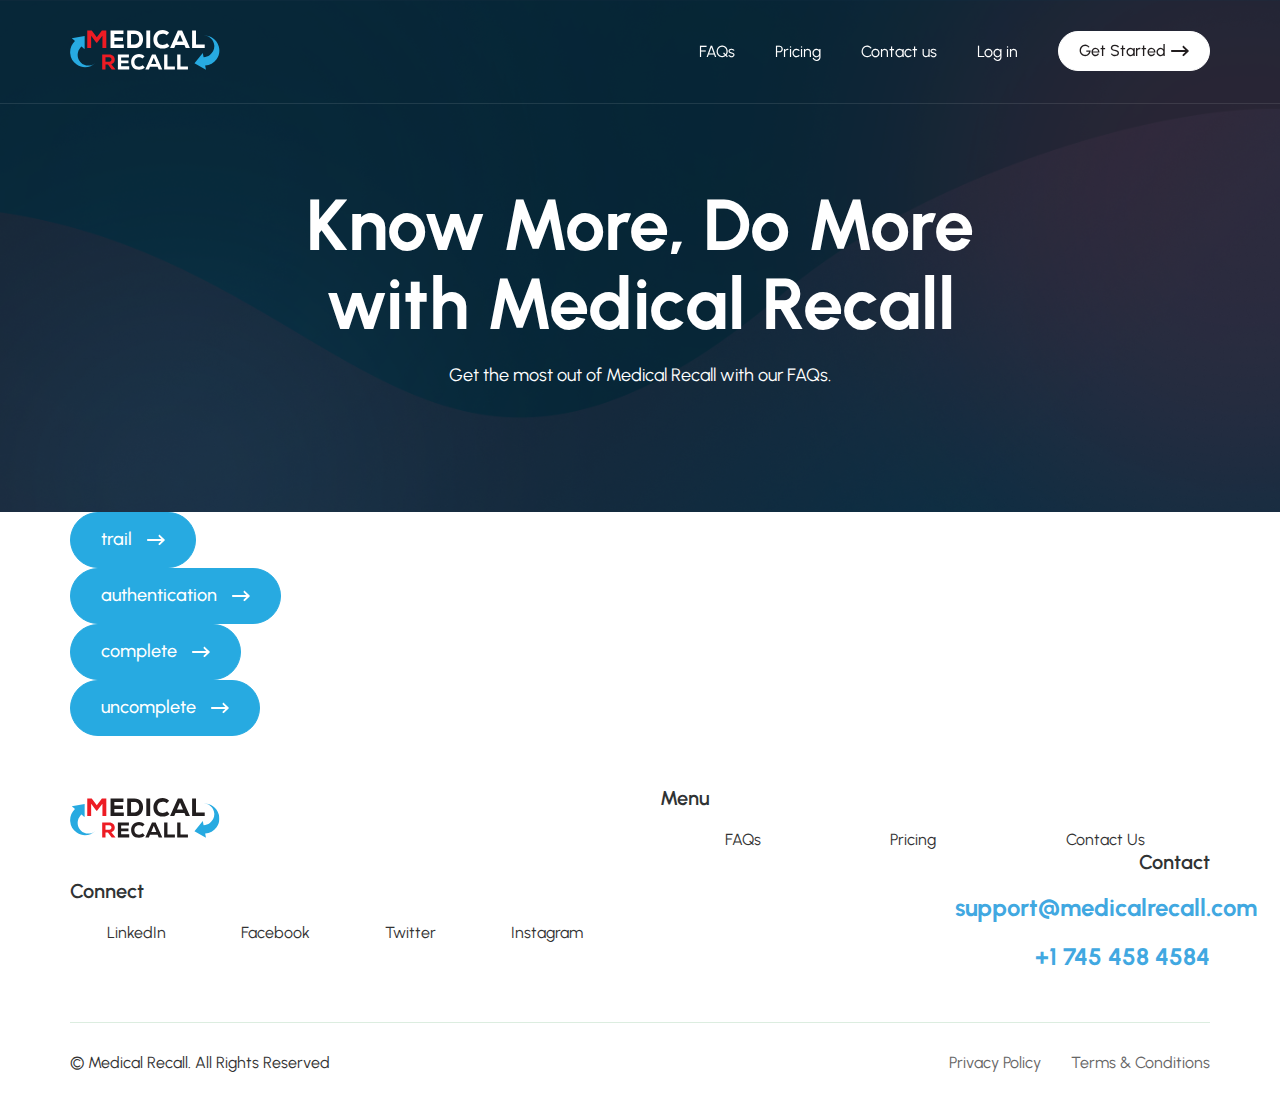
<file: modal.html>
<!DOCTYPE html>
<html lang="en">

<head>
    <meta charset="UTF-8" />
    <title>Medical Recall</title>
    <meta http-equiv="X-UA-Compatible" content="IE=edge" />
    <meta name="viewport" content="width=device-width,initial-scale=1" />
    <link rel="shortcut icon" href="images/favicon.ico" />
    <link rel="stylesheet" type="text/css" href="css/main.css" />
</head>

<body>
    <div class="wrapper">
        <header class="header">
            <div class="container">
                <div class="row-wrap">
                    <div class="logo-wrap">
                        <a href="index.html" title="Medical Recall">
                            <img src="images/logo.svg" alt="Medical Recall" />
                        </a>
                    </div>
                    <div class="nav-wrap">
                        <div class="nav-list">
                            <ul>
                                <li><a href="#" title="FAQs">FAQs</a></li>
                                <li><a href="#" title="Pricing">Pricing</a></li>
                                <li><a href="#" title="Contact us">Contact us</a></li>
                                <li><a href="#" title="Log in">Log in</a></li>
                            </ul>
                            <div class="btn-wrap">
                                <a href="#" class="btn white-btn small-btn" title="Get Started">
                                    <i class="left-arrow">
                                        <img src="images/right_arrow_black.svg" alt="Right" />
                                    </i>
                                    <span class="text">
                                        Get Started
                                        <i class="right-arrow">
                                            <img src="images/right_arrow_black.svg" alt="Right" />
                                        </i>
                                    </span>
                                </a>
                            </div>
                        </div>
                    </div>
                    <div class="hamburger">
                        <span class="line"></span>
                        <span class="line"></span>
                        <span class="line"></span>
                    </div>
                </div>
            </div>
        </header>
        <div class="main-wrap">
            <section class=" inner-banner-section">
                <div class="container">
                    <div class="banner-content">
                        <div class="content-wrap">
                            <h1>
                                Know More, Do More <br>
                                with Medical Recall
                            </h1>
                            <span class="sub-title-lines">Get the most out of Medical Recall with our FAQs.</span>
                        </div>
                    </div>
                </div>
            </section>
            <section class="modal-demo">
                <div class="container">
                    <div class="btn-wrap">
                        <button class="btn primary-btn" type="button" data-bs-toggle="modal" data-bs-target="#trial">
                            <i class="left-arrow">
                                <img src="images/right_arrow_white.svg" alt="Right" />
                            </i>
                            <span class="text">
                                trail
                                <i class="right-arrow">
                                    <img src="images/right_arrow_white.svg" alt="Right" />
                                </i>
                            </span>
                        </button>
                    </div>
                    <div class="btn-wrap">
                        <button class="btn primary-btn" type="button" data-bs-toggle="modal"
                            data-bs-target="#authentication">
                            <i class="left-arrow">
                                <img src="images/right_arrow_white.svg" alt="Right" />
                            </i>
                            <span class="text">
                                authentication
                                <i class="right-arrow">
                                    <img src="images/right_arrow_white.svg" alt="Right" />
                                </i>
                            </span>
                        </button>
                    </div>
                    <div class="btn-wrap">
                        <button class="btn primary-btn" type="button" data-bs-toggle="modal" data-bs-target="#complete">
                            <i class="left-arrow">
                                <img src="images/right_arrow_white.svg" alt="Right" />
                            </i>
                            <span class="text">
                                complete
                                <i class="right-arrow">
                                    <img src="images/right_arrow_white.svg" alt="Right" />
                                </i>
                            </span>
                        </button>
                    </div>
                    <div class="btn-wrap">
                        <button class="btn primary-btn" type="button" data-bs-toggle="modal"
                            data-bs-target="#uncomplete">
                            <i class="left-arrow">
                                <img src="images/right_arrow_white.svg" alt="Right" />
                            </i>
                            <span class="text">
                                uncomplete
                                <i class="right-arrow">
                                    <img src="images/right_arrow_white.svg" alt="Right" />
                                </i>
                            </span>
                        </button>
                    </div>
                </div>
            </section>
        </div>
    </div>
    <div class="modal fade check-img trial-block" id="trial" tabindex="-1" 
        aria-hidden="true">
        <div class="modal-dialog  mid-modal modal-dialog-centered">
            <div class="modal-content">
                <div class="modal-close">
                    <button data-bs-dismiss="modal" title="Close">
                        <img src="./images/close.svg" alt="close-btn">
                    </button>
                </div>
                <i class="modal-logo">
                    <img src="./images/modal-logo.svg" alt="modal-logo">
                </i>
                <h2>Are you enjoying Medical Recall? </h2>
                <h4><span class="red-text"> 29 days left </span> of your free trial ⏳</h4>
                <p class="sub-title">Refer a colleague and get an <span class="red-text"> extra free month </span>
                    added to your free-trial.</p>
                <div class="btn-wrap">
                    <a href="#" class="btn primary-btn" title="Refer" data-bs-toggle="modal" data-bs-target="#refer">
                        <i class="left-arrow">
                            <img src="images/right_arrow_white.svg" alt="Right" />
                        </i>
                        <span class="text">
                            Refer
                            <i class="right-arrow">
                                <img src="images/right_arrow_white.svg" alt="Right" />
                            </i>
                        </span>
                    </a>
                </div>
                <p class="profile-pera">You can also invite a colleague from 'My Profile''</p>
                <a href="#" class="remind-me" title="Remind Me Later">Remind Me Later</a>

            </div>
        </div>
    </div>
    <div class="modal fade refer-block " id="refer" tabindex="-1" 
        aria-hidden="true">
        <div class="modal-dialog  mid-modal modal-dialog-centered">
            <div class="modal-content">
                <div class="modal-close">
                    <button data-bs-dismiss="modal" title="Close">
                        <img src="./images/close.svg" alt="close-btn">
                    </button>
                </div>
                <h4>Refer Doctors</h4>
                <form>
                    <div class="row-wrap-outer">
                        <div class="col">
                            <div class="form-field">
                                <label>Email ID</label>
                                <input type="text" placeholder="Enter Email ID">
                            </div>
                        </div>
                    </div>
                    <div class="btn-wrap bg-btn">
                        <a href="#" title="Send Invitation" class="btn primary-btn"  data-bs-toggle="modal"
                            data-bs-target="#invitation">

                            <span class="text">
                                Send Invitation
                                <i class="right-arrow">
                                    <img src="images/right_arrow_white.svg" alt="Right" />
                                </i>
                            </span>
                        </a>
                    </div>
                </form>
            </div>
        </div>
    </div>
    <div class="modal fade check-img authentication-block" id="authentication" tabindex="-1"
         aria-hidden="true">
        <div class="modal-dialog  mid-modal modal-dialog-centered">
            <div class="modal-content">
                <div class="modal-close">
                    <button data-bs-dismiss="modal" title="Close">
                        <img src="./images/close.svg" alt="close-btn">
                    </button>
                </div>
                <i class="checked-icon">
                    <img src="./images/authentication-icon.svg" alt="authentication-icon">
                </i>
                <h2>Add 2 Factor Authentication</h2>
                <p class="sub-title">Secure your account with 2FA </p>
                <div class="btn-wrap">
                    <a href="#" class="btn primary-btn" title="Add 2FA Now" data-bs-toggle="modal" data-bs-target="#number">
                        <i class="left-arrow">
                            <img src="images/right_arrow_white.svg" alt="Right" />
                        </i>
                        <span class="text">
                            Add 2FA Now
                            <i class="right-arrow">
                                <img src="images/right_arrow_white.svg" alt="Right" />
                            </i>
                        </span>
                    </a>
                </div>
                <p class="profile-pera">You can always add this from your profile</p>
                <a href="#" class="remind-me" title="Remind Me Later">Remind Me Later</a>
            </div>
        </div>
    </div>
    <div class="modal fade check-img number-block" id="number" tabindex="-1" 
        aria-hidden="true">
        <div class="modal-dialog  sm-modal modal-dialog-centered">
            <div class="modal-content">

                <i class="checked-icon">
                    <img src="./images/authentication-icon.svg" alt="authentication-icon">
                </i>
                <h4>2 Factor Authentication</h4>
                <h5>Enter your phone number </h5>
                <div class="row-wrap-outer">
                    <div class="col">
                        <div class="form-field">
                            <label>Phone Number</label>
                            <div class="tel-wrap">
                                <select class="select">
                                  <option value="1">+ 61</option>
                                  <option value="2">+ 91</option>
                                  <option value="3">+ 1</option>
                                  <option value="4">+ 111</option>
                                </select>
                                <input type="text" placeholder="Enter Your Phone Number">
                              </div>
                        </div>
                    </div>
                </div>
                <div class="btn-wrap two-btn">
                    <a href="#" title="Cancel" class="btn small-btn outline-btn" data-bs-dismiss="modal">Cancel</a>
                    <a href="#" title="Send OTP" class="btn small-btn blue-btn" data-bs-toggle="modal" data-bs-target="#otp">Send OTP</a>
                </div>
            </div>
        </div>
    </div>
    <div class="modal fade check-img otp-block" id="otp" tabindex="-1" 
        aria-hidden="true">
        <div class="modal-dialog  sm-modal modal-dialog-centered">
            <div class="modal-content">

                <i class="checked-icon">
                    <img src="./images/authentication-icon.svg" alt="authentication-icon">
                </i>
                <h4>2 Factor Authentication</h4>
                <h5>We have sent an OTP on your given phone<br>
                    number <span> +1 89038 38902 <a href="#" title=" CHANGE" class="red-text"> CHANGE</a></span> </h5>
                <div class="row-wrap-outer">
                    <div class="col">
                        <div class="form-field">
                            <label>OTP</label>
                            <input type="text" placeholder="Enter OTP">
                        </div>
                    </div>
                </div>
                <div class="btn-wrap two-btn">
                    <a href="#" title="Cancel" class="btn small-btn outline-btn" data-bs-dismiss="modal">Cancel</a>
                    <a href="#" title="Submit" class="btn small-btn blue-btn" data-bs-dismiss="modal">Submit</a>
                </div>
            </div>
        </div>
    </div>

    <div class="modal fade check-img complete-block" id="complete" tabindex="-1" 
        aria-hidden="true">
        <div class="modal-dialog  sm-modal modal-dialog-centered">
            <div class="modal-content">

                <i class="checked-icon">
                    <img src="./images/conform-img.svg" alt="conform-img">
                </i>
                <h4>Confirmation</h4>
                <h5>By completing this recall, you will delete this reminder, to proceed please select </h5>
                <div class="radio-wrap">
                    <div class="radio-btn">
                        <div class="custom-radio-wrap">
                            <input type="radio" id="tel" name="disction">
                            <span class="custom-radio"></span>
                        </div>
                        <label for="tel">Telehealth Appointment</label>
                    </div>
                    <div class="radio-btn">
                        <div class="custom-radio-wrap">
                            <input type="radio" id="face" name="disction">
                            <span class="custom-radio"></span>
                        </div>
                        <label for="face">Face-to-face Consult</label>
                    </div>
                </div>
                <div class="btn-wrap two-btn">
                    <a href="#" title="Cancel" class="btn small-btn outline-btn"  data-bs-dismiss="modal">Cancel</a>
                    <a href="#" title="Confirm" class="btn small-btn blue-btn" data-bs-dismiss="modal">Confirm</a>
                </div>
            </div>
        </div>
    </div>
    <div class="modal fade check-img uncomplete-block" id="uncomplete" tabindex="-1" 
        aria-hidden="true">
        <div class="modal-dialog  sm-modal modal-dialog-centered">
            <div class="modal-content">

                <i class="checked-icon">
                    <img src="./images/date-icon.svg" alt="conform-img">
                </i>
                <h4>Next Recall</h4>
                <h5>When do you want to be reminded again regarding this patient?</h5>
                <div class="row-wrap-outer">
                    <div class="col">
                        <div class="form-field select-field">
                            <label>Date of Recall</label>
                            <input type="text" placeholder="Enter when you want to be reminded again">
                            <div class="select-wrap">
                                <select class="select">
                                    <option value="1">Days</option>
                                    <option value="2">1</option>
                                    <option value="3">2</option>
                                    <option value="4">3</option>
                                    <option value="5">4</option>
                                </select>
                            </div>
                        </div>
                    </div>
                </div>
                <div class="radio-wrap">
                    <div class="radio-btn">
                        <div class="custom-radio-wrap">
                            <input type="checkbox" id="date" name="disction">
                            <span class="custom-radio"></span>
                        </div>
                        <label for="date">Undecided (Maintains current recall date)</label>
                    </div>
                </div>
                <div class="btn-wrap two-btn">
                    <a title="Cancel" href="#" class="btn small-btn outline-btn" data-bs-dismiss="modal">Cancel</a>
                    <a href="#" title="Confirm" class="btn small-btn blue-btn" data-bs-dismiss="modal">Confirm</a>
                </div>
            </div>
        </div>
    </div>
 
    <div class="modal fade check-img invitation-block" id="invitation" tabindex="-1" 
        aria-hidden="true">
        <div class="modal-dialog  mid-modal modal-dialog-centered">
            <div class="modal-content">
                <div class="modal-close">
                    <button data-bs-dismiss="modal" title="Close">
                        <img src="./images/close.svg" alt="close-btn">
                    </button>
                </div>
                <i class="checked-icon">
                    <img src="./images/checked-icon.svg" alt="checked-icon">
                </i>
                <h2>Invitation Sent </h2>
                <p class="sub-title">Once your colleague begins their free trial, you will receive an extra month free!
                </p>
                <div class="btn-wrap">
                    <a href="#" class="btn primary-btn" title="Okay" data-bs-dismiss="modal">
                        <i class="left-arrow">
                            <img src="images/right_arrow_white.svg" alt="Right" />
                        </i>
                        <span class="text">
                            Okay
                            <i class="right-arrow">
                                <img src="images/right_arrow_white.svg" alt="Right" />
                            </i>
                        </span>
                    </a>
                </div>
            </div>
        </div>
    </div>
    <footer class="footer">
        <div class="container">
            <div class="footer-inner">
                <div class="upper-footer">
                    <div class="logo-wrap">
                        <img src="images/footer_logo.svg" alt="Medical Recall" />
                    </div>
                    <div class="list-wrap">
                        <h5>Menu</h5>
                        <ul>
                            <li><a href="#" title="FAQs">FAQs</a></li>
                            <li><a href="#" title="Pricing">Pricing</a></li>
                            <li><a href="#" title="Contact Us">Contact Us</a></li>
                        </ul>
                    </div>
                    <div class="list-wrap">
                        <h5>Connect</h5>
                        <ul>
                            <li><a href="#" title="LinkedIn">LinkedIn</a></li>
                            <li><a href="#" title="Facebook">Facebook</a></li>
                            <li><a href="#" title="Twitter">Twitter</a></li>
                            <li><a href="#" title="Instagram">Instagram</a></li>
                        </ul>
                    </div>
                    <div class="contact-wrap">
                        <h5>Contact</h5>
                        <ul>
                            <li>
                                <a href="mailto:support@medicalrecall.com"
                                    title="support@medicalrecall.com">support@medicalrecall.com</a>
                            </li>
                            <li>
                                <a href="tel:+17454584584" title="+1 745 458 4584">+1 745 458 4584</a>
                            </li>
                        </ul>
                    </div>
                </div>
                <div class="lower-footer">
                    <div class="left-wrap">
                        <span class="copyright">&copy; Medical Recall. All Rights Reserved</span>
                    </div>
                    <div class="right-wrap">
                        <ul>
                            <li><a href="#" title="Privacy Policy">Privacy Policy</a></li>
                            <li>
                                <a href="#" title="Terms & Conditions">Terms &amp; Conditions</a>
                            </li>
                        </ul>
                    </div>
                </div>
            </div>
        </div>
    </footer>
    <script type="text/javascript" src="js/main.js"></script>
</body>

</html>
</file>
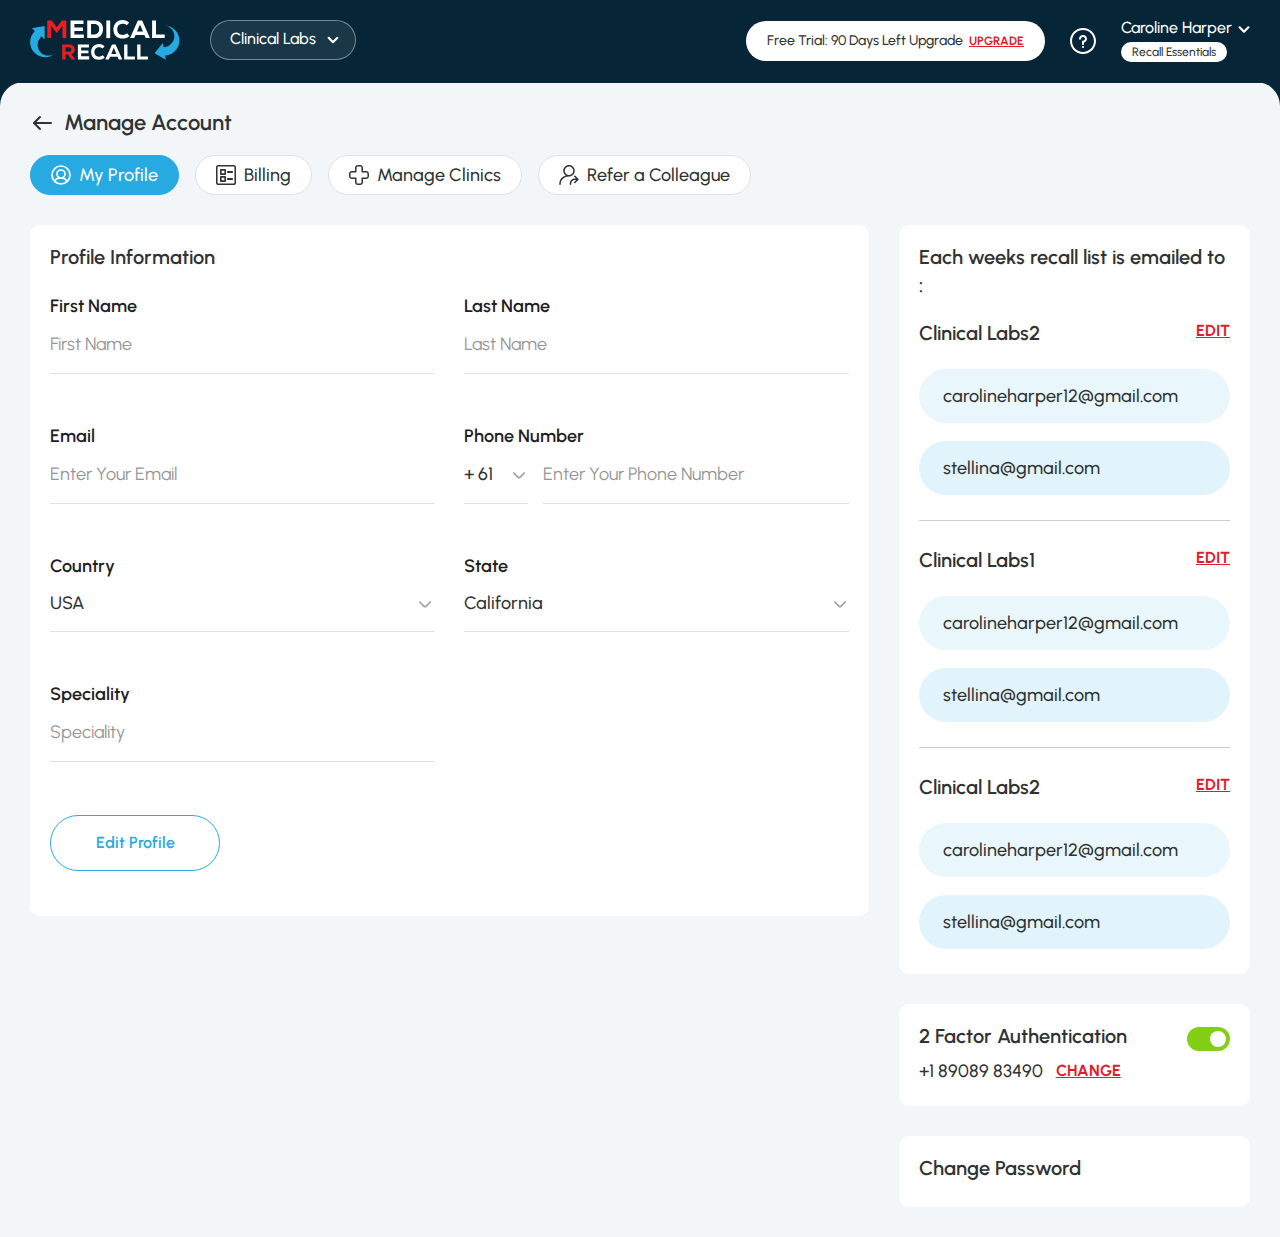
<file: my-profile.html>
<!DOCTYPE html>
<html lang="en">

<head>
  <meta charset="UTF-8" />
  <title>Medical Recall</title>
  <meta http-equiv="X-UA-Compatible" content="IE=edge" />
  <meta name="viewport" content="width=device-width,initial-scale=1" />
  <link rel="shortcut icon" href="images/favicon.ico" />
  <link rel="stylesheet" type="text/css" href="css/main.css" />
</head>

<body class="dashborad-page">
  <div class="wrapper">
    <header class="header">
      <div class="container">
        <div class="row-wrap">
          <div class="logo-wrap">
            <a href="index.html" title="Medical Recall">
              <img src="images/logo.svg" alt="Medical Recall" />
            </a>
          </div>
          <div class="nav-wrap">
            <div class="dashboard-nav-wrap">
              <div class="custom-select custom-select-white" id="custom-select">
                <div class="select-styled">Clinical Labs</div>
                <div class="custom-options">
                  <div>Clinical Labs</div>
                  <div>Clinical Labs1</div>
                  <div>Clinical Labs2</div>
                </div>
              </div>
              <div class="right-block">
                <div class="free-trial-wrapper">
                  <div class="free-trial-blog">
                    <p>Free Trial: 90 Days Left Upgrade</p>
                    <a href="#" title="Upgrade" class="link">Upgrade</a>
                  </div>
                </div>
                <div class="information-blog">
                  <a href="#" title="Information">
                    <img src="images/information.svg" alt="information" />
                  </a>
                </div>
                <div class="profile-menu">
                  <div class="dropdown">
                    <a class="dropdown-toggle" href="#" role="button" id="navbarDropdown" data-bs-toggle="dropdown"
                      aria-expanded="false">
                      <span>Caroline Harper</span>
                      <i>Recall Essentials</i>
                    </a>
                    <ul class="dropdown-menu" aria-labelledby="navbarDropdown">
                      <li>
                        <a class="dropdown-item" href="my-profile.html" title="Profile">
                          <div class="img-wrap">
                            <img src="images/profile.svg" alt="Profile" />
                          </div>
                          <div class="menu-content">
                            <h6>My Profile</h6>
                            <p>Change passwords,Manage email address</p>
                          </div>
                        </a>
                      </li>
                      <li>
                        <a class="dropdown-item" href="#" title="Billing">
                          <div class="img-wrap">
                            <img src="images/billing.svg" alt="Billing" />
                          </div>
                          <div class="menu-content">
                            <h6>Billing</h6>
                            <p>Card details, Subscription plan</p>
                          </div>
                        </a>
                      </li>
                      <li>
                        <a class="dropdown-item" href="#" title="Manage Clinics">
                          <div class="img-wrap">
                            <img src="images/clinic.svg" alt="Clinic" />
                          </div>
                          <div class="menu-content">
                            <h6>Manage Clinics</h6>
                            <p>Manage your clinics</p>
                          </div>
                        </a>
                      </li>
                      <li>
                        <a class="dropdown-item" href="#" title="Refer a Colleague">
                          <div class="img-wrap">
                            <img src="images/colleague.svg" alt="colleague" />
                          </div>
                          <div class="menu-content">
                            <h6>Refer a Colleague</h6>
                            <p>Refer a colleague by an invite</p>
                          </div>
                        </a>
                      </li>
                      <li>
                        <a class="dropdown-item logout" href="#" title="Log out" data-bs-toggle="modal"
                          data-bs-target="#log-out">
                          <div class="img-wrap">
                            <img src="images/log-out.svg" alt="log-out" />
                          </div>
                          <div class="menu-content">
                            <h6>Log out</h6>
                          </div>
                        </a>
                      </li>
                    </ul>
                  </div>
                </div>
              </div>
            </div>
          </div>
          <div class="hamburger">
            <span class="line"></span>
            <span class="line"></span>
            <span class="line"></span>
          </div>
        </div>
      </div>
    </header>
    <div class="main-wrap">
      <div class="dashboard-outer">
        <div class="back">
          <a href="#" title="Manage Account">
            <span>
              <img src="images/arrow-left.svg" alt="Arrow Left" />
            </span>
            Manage Account
          </a>
        </div>
        <div class="tab-outer">
          <ul class="nav nav-tabs d-none d-lg-flex" id="myTab" role="tablist">
            <li class="nav-item" role="presentation">
              <button class="nav-link active" id="home-tab" data-bs-toggle="tab" data-bs-target="#tab1" type="button"
                aria-selected="true">
                <span>
                  <img src="images/profile.svg" alt="Profile" />
                  <img class="active" src="images/profile-white.svg" alt="Profile White" />
                </span>
                My Profile
              </button>
            </li>
            <li class="nav-item" role="presentation">
              <button class="nav-link" id="profile-tab" data-bs-toggle="tab" data-bs-target="#tab2" type="button"
                aria-selected="false">
                <span>
                  <img src="images/billing.svg" alt="Billing" />
                  <img class="active" src="images/billing-white.svg" alt="Billing White" />
                </span>
                Billing
              </button>
            </li>
            <li class="nav-item" role="presentation">
              <button class="nav-link" id="contact-tab" data-bs-toggle="tab" data-bs-target="#tab3" type="button"
                aria-selected="false">
                <span>
                  <img src="images/clinic.svg" alt="Clinic" />
                  <img class="active" src="images/clinic-white.svg" alt="Clinic White" />
                </span>
                Manage Clinics
              </button>
            </li>
            <li class="nav-item" role="presentation">
              <button class="nav-link" id="contact-tab1" data-bs-toggle="tab" data-bs-target="#tab4" type="button"
                aria-selected="false">
                <span>
                  <img src="images/colleague.svg" alt="colleague" />
                  <img class="active" src="images/colleague-white.svg" alt="Colleague White" />
                </span>
                Refer a Colleague
              </button>
            </li>
          </ul>
          <div class="tab-content accordion" id="myTabContent">
            <!-- tab 1 Start -->
            <div class="tab-pane fade show active accordion-item" id="tab1" tabindex="0">
              <h2 class="accordion-header d-lg-none">
                <button class="accordion-button" data-bs-toggle="collapse" data-bs-target="#collapseOne"
                  aria-expanded="true">
                  My Profile
                </button>
              </h2>
              <div id="collapseOne" class="accordion-collapse collapse show d-lg-block" data-bs-parent="#myTabContent">
                <div class="tab-content-wrapper">
                  <div class="tab-content-left">
                    <div class="box">
                      <div class="profile-info">
                        <h4>Profile Information</h4>
                        <form>
                          <div class="row-wrap-outer">
                            <div class="col half-col">
                              <div class="form-field">
                                <label>First Name</label>
                                <input type="text" placeholder="First Name">
                              </div>
                            </div>
                            <div class="col half-col">
                              <div class="form-field">
                                <label>Last Name</label>
                                <input type="text" placeholder="Last Name">
                              </div>
                            </div>
                            <div class="col half-col">
                              <div class="form-field">
                                <label>Email</label>
                                <input type="text" placeholder="Enter Your Email">
                              </div>
                            </div>
                            <div class="col half-col">
                              <div class="form-field">
                                <label>Phone Number</label>
                                <div class="tel-wrap">
                                  <select class="select">
                                    <option value="1">+ 61</option>
                                    <option value="2">+ 91</option>
                                    <option value="3">+ 1</option>
                                    <option value="4">+ 111</option>
                                  </select>
                                  <input type="text" placeholder="Enter Your Phone Number">
                                </div>
                              </div>
                            </div>
                            <div class="col half-col">
                              <div class="form-field">
                                <label>Country</label>
                                <select class="select">
                                  <option value="1">USA</option>
                                  <option value="2">Australia</option>
                                  <option value="3">United States</option>
                                  <option value="4">Canada</option>
                                  <option value="5">India</option>
                                </select>
                              </div>
                            </div>
                            <div class="col half-col">
                              <div class="form-field">
                                <label>State</label>
                                <select class="select">
                                  <option value="1">California</option>
                                  <option value="2">Australia</option>
                                  <option value="3">United States</option>
                                  <option value="4">Canada</option>
                                  <option value="5">India</option>
                                </select>
                              </div>
                            </div>
                            <div class="col half-col">
                              <div class="form-field">
                                <label>Speciality</label>
                                <input type="text" placeholder="Speciality">
                              </div>
                            </div>
                            <div class="col">
                              <a title="Edit Profile" class="btn blue-outline-btn">
                                Edit Profile
                              </a>
                            </div>
                          </div>
                        </form>
                      </div>
                    </div>
                  </div>
                  <div class="tab-content-right">
                    <div class="box">
                      <h4 class="click-heading">Each weeks recall list is emailed to :</h4>
                      <div class="email-edit-blog">
                        <div class="title-wrapper">
                          <h4>Clinical Labs2</h4>
                          <a href="#" title="Edit" class="link" data-bs-toggle="modal"
                            data-bs-target="#address">Edit</a>
                        </div>
                        <ul class="email-list">
                          <li>carolineharper12@gmail.com</li>
                          <li>stellina@gmail.com</li>
                        </ul>
                      </div>
                      <div class="email-edit-blog">
                        <div class="title-wrapper">
                          <h4>Clinical Labs1</h4>
                          <a href="#" title="Edit" class="link" data-bs-toggle="modal"
                            data-bs-target="#address">Edit</a>
                        </div>
                        <ul class="email-list">
                          <li>carolineharper12@gmail.com</li>
                          <li>stellina@gmail.com</li>
                        </ul>
                      </div>
                      <div class="email-edit-blog">
                        <div class="title-wrapper">
                          <h4>Clinical Labs2  </h4>
                          <a href="#" title="Edit" class="link" data-bs-toggle="modal"
                            data-bs-target="#address">Edit</a>
                        </div>
                        <ul class="email-list">
                          <li>carolineharper12@gmail.com</li>
                          <li>stellina@gmail.com</li>
                        </ul>
                      </div>
                    </div>
                    <div class="box">
                      <div class="authentication-blog">
                        <div class="title-wrapper">
                          <h4>2 Factor Authentication</h4>
                          <div class="switch">
                            <input type="checkbox" checked>
                            <span class="slider"></span>
                          </div>
                        </div>
                        <div class="phone-change">
                          <span>+1 89089 83490</span>
                          <a href="#" title="Change" class="link">Change</a>
                        </div>
                      </div>
                    </div>
                    <div class="box">
                      <h4><a href="#" title="Change Password" data-bs-toggle="modal" data-bs-target="#password"> Change
                          Password</a></h4>
                    </div>
                  </div>
                </div>
              </div>
            </div>
            <!-- tab 1 End -->

            <!-- tab 2 start -->
            <div class="tab-pane fade accordion-item" id="tab2" tabindex="0">
              <h2 class="accordion-header d-lg-none">
                <button class="accordion-button collapsed" data-bs-toggle="collapse" data-bs-target="#collapseTwo"
                  aria-expanded="false">
                  Billing
                </button>
              </h2>
              <div id="collapseTwo" class="accordion-collapse collapse d-lg-block" data-bs-parent="#myTabContent">
                <div class="tab-content-wrapper">
                  <div class="tab-content-left">
                    <div class="box">
                      <div class="plan-blog">
                        <h4>Recall Essentials</h4>
                        <p>Next payment of <span>A$ 19.90</span> (monthly) occurs on <span>Oct 10, 2023</span></p>
                        <p>You can modify and upgrade your account subscription at any time you want.</p>
                        <div class="btn-wrapper">
                          <a href="#" title="Change Plan" class="btn small-btn outline-btn" data-bs-toggle="modal" data-bs-target="#cancel-subscription">Change Plan</a>
                          <a href="#" title="Cancel Plan" class="btn small-btn red-outline-btn" data-bs-toggle="modal"
                            data-bs-target="#cancel-plan">Cancel Plan</a>
                        </div>
                      </div>
                    </div>
                    <div class="billing-table-outer">
                      <div class="filter-outer">
                        <div class="left-blog">
                          <h4>Billing History</h4>
                        </div>
                        <div class="right-blog">
                          <div class="filter-wrapper">
                            <div class="filter-wrapper-inner">
                              <a href="#" title="Filter" class="filter">
                                <i>
                                  <img src="images/filter.svg" alt="Filter" />
                                </i>
                                Filter
                              </a>
                              <div class="filter-blog">
                                <div class="filter-title-wrapper">
                                  <h5>Filter</h5>
                                  <a href="#" title="Close" class="close">
                                    <img src="images/close.svg" alt="close" />
                                  </a>
                                </div>
                                <form>
                                  <div class="filter-body">
                                    <div class="row-wrap-outer">
                                      <div class="col">
                                        <label>Date of Recall</label>
                                      </div>
                                      <div class="col half-col">
                                        <div class="form-field">
                                          <input type="date">
                                        </div>
                                      </div>
                                      <div class="col half-col">
                                        <div class="form-field">
                                          <input type="date">
                                        </div>
                                      </div>
                                      <div class="col">
                                        <div class="form-field">
                                          <label>Reason to Recall</label>
                                          <select class="select">
                                            <option value="1">Select your Reason to Recall</option>
                                            <option value="2">Australia</option>
                                            <option value="3">United States</option>
                                            <option value="4">Canada</option>
                                            <option value="5">India</option>
                                          </select>
                                        </div>
                                      </div>
                                      <div class="col">
                                        <label>Status</label>
                                        <div class="radio-wrapper">
                                          <div class="radio">
                                            <input type="radio" id="test1" name="radio-group" checked>
                                            <label for="test1">Not Started</label>
                                          </div>
                                          <div class="radio">
                                            <input type="radio" id="test2" name="radio-group">
                                            <label for="test2">Working on it</label>
                                          </div>
                                        </div>
                                      </div>
                                    </div>
                                  </div>
                                  <div class="filter-footer">
                                    <a href="#" title="Reset All" class="btn small-btn outline-btn">Reset All</a>
                                    <a href="#" title="Apply Now" class="btn small-btn blue-btn">Apply Now</a>
                                  </div>
                                </form>
                              </div>
                            </div>
                            <div class="search-blog"> 
                              <span>
                                <img src="images/search.svg" alt="search">
                              </span>
                              <input type="text" id="globalSearch" placeholder="Search"> 
                            </div>
                          </div> 
                        </div>
                      </div>
                      <div class="table-outer">
                        <table id="example" class="table billing-table" style="width:100%">
                          <thead>
                            <tr>
                              <th>Date</th>
                              <th>Amount</th>
                              <th>Subscription</th>
                              <th>Billing Period</th>
                              <th>Status</th>
                              <th>Receipt</th>
                            </tr>
                          </thead>
                          <tbody>
                            <tr>
                              <td>01 Nov 2023</td>
                              <td>A$ 19.90 </td>
                              <td>Recall Essentials</td>
                              <td>Monthly</td>
                              <td><span class="cancelled">cancelled</span></td>
                              <td>
                                <a href="#" title="Download" class="download-btn">
                                  <span>
                                    <img src="images/download.svg" alt="Download" />
                                  </span>
                                  Download
                                </a>
                              </td>
                            </tr>
                            <tr>
                              <td>01 Nov 2023</td>
                              <td>A$ 19.90 </td>
                              <td>Recall Essentials</td>
                              <td>Weekly</td>
                              <td><span class="paid">paid</span></td>
                              <td>
                                <a href="#" title="Download" class="download-btn">
                                  <span>
                                    <img src="images/download.svg" alt="Download" />
                                  </span>
                                  Download
                                </a>
                              </td>
                            </tr>
                            <tr>
                              <td>01 Nov 2023</td>
                              <td>A$ 19.90 </td>
                              <td>Recall Essentials</td>
                              <td>Yearly</td>
                              <td><span class="paid">paid</span></td>
                              <td>
                                <a href="#" title="Download" class="download-btn">
                                  <span>
                                    <img src="images/download.svg" alt="Download" />
                                  </span>
                                  Download
                                </a>
                              </td>
                            </tr>
                          </tbody>
                        </table>
                      </div>
                    </div>
                  </div>
                  <div class="tab-content-right">
                    <div class="box">
                      <div class="card-blog">
                        <div class="title-wrapper">
                          <h4>Saved Cards</h4>
                          <a href="#" title="+ADD NEW" class="link" data-bs-toggle="modal" data-bs-target="#new-card">+ADD
                            NEW</a>
                        </div>
                        <ul class="card-detail">
                          <li>
                            <div class="card-wrapper">
                              <div class="card-img">
                                <img src="images/visa.svg" alt="Visa" />
                              </div>
                              <div class="card-content">
                                <p class="card-number">**** **** 1157 <span class="label-primary">Primary</span></p>
                                <p class="card-holder-name">Caroline Harper</p>
                              </div>
                            </div>
                            <div class="action-wrapper">
                              <Button class="action">
                                <i>
                                  <img src="images/union.svg" alt="Union" />
                                </i>
                              </Button>
                              <div class="menu-option">
                                <a href="#" title="Set Primary">Set Primary</a>
                                <a href="#" title="Delete">Delete</a>
                              </div>
                            </div>
                          </li>
                          <li>
                            <div class="card-wrapper">
                              <div class="card-img">
                                <img src="images/master.svg" alt="Master" />
                              </div>
                              <div class="card-content">
                                <p class="card-number">**** **** 8564</p>
                                <p class="card-holder-name">Jenny Harper</p>
                              </div>
                            </div>
                            <div class="action-wrapper">
                              <Button  class="action">
                                <i>
                                  <img src="images/union.svg" alt="Union" />
                                </i>
                              </Button>
                              <div class="menu-option">
                                <a href="#" title="Set Primary">Set Primary</a>
                                <a href="#" title="Delete">Delete</a>
                              </div>
                            </div>
                          </li>
                          <li>
                            <div class="card-wrapper">
                              <div class="card-img">
                                <img src="images/americanx.svg" alt="Americanx" />
                              </div>
                              <div class="card-content">
                                <p class="card-number">**** **** 2347</p>
                                <p class="card-holder-name">Caroline Harper</p>
                              </div>
                            </div>
                            <div class="action-wrapper">
                              <Button class="action">
                                <i>
                                  <img src="images/union.svg" alt="Union" />
                                </i>
                              </Button>
                              <div class="menu-option">
                                <a href="#" title="Set Primary">Set Primary</a>
                                <a href="#" title="Delete">Delete</a>
                              </div>
                            </div>
                          </li>
                        </ul>
                      </div>
                    </div>
                  </div>
                </div>
              </div>
            </div>
            <!-- tab 2 End -->

            <!-- tab 3 Start -->
            <div class="tab-pane fade accordion-item" id="tab3" tabindex="0">
              <h2 class="accordion-header d-lg-none">
                <button class="accordion-button collapsed" data-bs-toggle="collapse" data-bs-target="#collapseThree"
                  aria-expanded="false">
                  Manage Clinics
                </button>
              </h2>
              <div id="collapseThree" class="accordion-collapse collapse d-lg-block" data-bs-parent="#myTabContent">
                <div class="tab-content-wrapper">
                  <div class="tab-content-full">
                    <div class="clinic-outer">
                      <div class="btn-outer">
                        <a href="#" title="Add New Clinic" class="btn small-btn red-outline-btn">+ Add New Clinic</a>
                      </div>
                      <div class="clinic-wrapper">
                        <div class="clinic-list">
                          <div class="clinic-inner">
                            <div class="clinic-profile">
                              <span>CL</span>
                            </div>
                            <div class="clinic-content">
                              <h4>Clinical Labs</h4>
                              <span class="label-primary">Default</span>
                            </div>
                          </div>
                          <div class="action-wrapper">
                            <Button  class="action">
                              <i>
                                <img src="images/union.svg" alt="Union" />
                              </i>
                            </Button>
                            <div class="menu-option">
                              <a href="#" title="Edit">Edit</a>
                              <a href="#" title="Delete">Delete</a>
                            </div>
                          </div>
                        </div>
                        <div class="clinic-list">
                          <div class="clinic-inner">
                            <div class="clinic-profile">
                              <span>AL</span>
                            </div>
                            <div class="clinic-content">
                              <h4>Apollo Labs</h4>
                            </div>
                          </div>
                          <div class="action-wrapper">
                            <Button  class="action">
                              <i>
                                <img src="images/union.svg" alt="Union" />
                              </i>
                            </Button>
                            <div class="menu-option">
                              <a href="#" title="Edit">Edit</a>
                              <a href="#" title="Delete">Delete</a>
                            </div>
                          </div>
                        </div>
                      </div>
                    </div>
                  </div>
                </div>
              </div>
            </div>
            <!-- tab 3 End -->

            <!-- tab 4 Start -->
            <div class="tab-pane fade accordion-item" id="tab4" tabindex="0">
              <h2 class="accordion-header d-lg-none">
                <button class="accordion-button collapsed" data-bs-toggle="collapse" data-bs-target="#collapsefour"
                  aria-expanded="false">
                  Refer a Colleague
                </button>
              </h2>
              <div id="collapsefour" class="accordion-collapse collapse d-lg-block" data-bs-parent="#myTabContent">
                <div class="tab-content-wrapper">
                  <div class="tab-content-full">
                    <div class="box">
                      <div class="refer-blog">
                        <h4>Refer a Doctor</h4>
                        <p>Get a free month of Medical Recall when they start their free-trial</p>
                        <form>
                          <div class="row-wrap-outer">
                            <div class="col">
                              <div class="form-field">
                                <label>Email ID</label>
                                <input type="email" placeholder="Enter Email ID">
                              </div>
                            </div>
                            <div class="col">
                              <button class="btn primary-btn hover-arrow">
                                <span class="text">
                                  Send Invitation
                                </span>
                                <i class="right-arrow">
                                  <img src="images/right_arrow_white.svg" alt="Right">
                                </i>
                              </button>
                            </div>
                          </div>
                        </form>
                      </div>
                    </div>
                  </div>
                </div>
              </div>
            </div>
            <!-- tab 4 End -->
          </div>
        </div>
      </div>
    </div>
  </div>
  <div class="modal fade address " id="address" tabindex="-1"  aria-hidden="true">
    <div class="modal-dialog  mid-modal modal-dialog-centered">
      <div class="modal-content">
        <div class="modal-close">
          <button data-bs-dismiss="modal" title="Close">
            <img src="./images/close.svg" alt="close-btn">
          </button>
        </div>
        <h4>Each weeks recall list is emailed to :</h4>
        <form>
          <div class="row-wrap-outer">
            <div class="col">
              <div class="form-field">
                <label>Add New Email ID</label>
                <input type="text" placeholder="Enter Email ID">
              </div>
            </div>
            <div class="col">
              <div class="form-field">
                <label>Current Email Address</label>
                <div class="chips-wrap">
                  <span class="chips">
                    johndoe@gmail.com
                    <i><img src="./images/red-close-icon.svg" alt="red-close-icon"> </i>
                  </span>
                  <span class="chips">
                    patrickcolb@gmail.com
                    <i><img src="./images/red-close-icon.svg" alt="red-close-icon"> </i>
                  </span>
                </div>
              </div>
            </div>
          </div>

          <div class="btn-wrap bg-btn">
            <a href="#" title="Save Changes" class="btn primary-btn"  data-bs-dismiss="modal">

              <span class="text">
                Save Changes
                <i class="right-arrow">
                  <img src="images/right_arrow_white.svg" alt="Right" />
                </i>
              </span>
            </a>
          </div>
        </form>
      </div>
    </div>
  </div>
  <div class="modal fade" id="password" tabindex="-1"  aria-hidden="true">
    <div class="modal-dialog  mid-modal modal-dialog-centered">
      <div class="modal-content">
        <div class="modal-close">
          <button data-bs-dismiss="modal" title="Close">
            <img src="./images/close.svg" alt="close-btn">
          </button>
        </div>
        <h4>Change Password</h4>
        <form>
          <div class="row-wrap-outer">
            <div class="col">
              <div class="form-field">
                <label>Current Password</label>
                <div class="password-block">
                  <input type="password" placeholder="Enter Current Password" class="input-control">
                  <i class="view-pwd">
                    <img src="./images/hide-show-icon.svg" alt="hide-show-icon" class="show-pwd">
                    <img src="./images/hide-icon.svg" alt="hide-icon" class="hide-pwd">
                  </i>
                </div>
              </div>
            </div>
            <div class="col">
              <div class="form-field">
                <label>New Password </label>
                <div class="password-block">
                  <input type="password" placeholder="Enter New Password" class="input-control">
                  <i class="view-pwd">
                    <img src="./images/hide-show-icon.svg" alt="hide-show-icon" class="show-pwd">
                    <img src="./images/hide-icon.svg" alt="hide-icon" class="hide-pwd">
                  </i>
                </div>
              </div>
            </div>
            <div class="col">
              <div class="form-field">
                <label>Confirm New Password</label>
                <div class="password-block">
                  <input type="password" placeholder="Confirm New Password" class="input-control">
                  <i class="view-pwd">
                    <img src="./images/hide-show-icon.svg" alt="hide-show-icon" class="show-pwd">
                    <img src="./images/hide-icon.svg" alt="hide-icon" class="hide-pwd">
                  </i>
                </div>
              </div>
            </div>
          </div>
          <div class="btn-wrap bg-btn">
            <a href="#" title="Update Password" class="btn primary-btn"  data-bs-dismiss="modal">

              <span class="text">
                Update Password
                <i class="right-arrow">
                  <img src="images/right_arrow_white.svg" alt="Right" />
                </i>
              </span>
            </a>
          </div>
        </form>
      </div>
    </div>
  </div>
  <div class="modal fade contact-us-block" id="new-card" tabindex="-1" 
    aria-hidden="true">
    <div class="modal-dialog  mid-modal modal-dialog-centered">
      <div class="modal-content">
        <div class="modal-close">
          <button data-bs-dismiss="modal" title="Close">
            <img src="./images/close.svg" alt="close-btn">
          </button>
        </div>
        <h4>Add New Card</h4>

        <form>
          <div class="row-wrap-outer">
            <div class="col">
              <div class="form-field">
                <label>Card Number</label>
                <input type="text" placeholder="Enter Your Card Number">
              </div>
            </div>
            <div class="col half-col">

              <div class="form-field">
                <label>Expiration</label>
                <input type="date">
              </div>

            </div>
            <div class="col half-col">
              <div class="form-field">
                <label>CVC</label>
                <input type="text" placeholder="CVC">
              </div>
            </div>
          </div>

          <div class="btn-wrap bg-btn">
            <a href="#" title="Add Card" class="btn primary-btn"  data-bs-dismiss="modal">
              <span class="text">
                Add Card
                <i class="right-arrow">
                  <img src="images/right_arrow_white.svg" alt="Right" />
                </i>
              </span>
            </a>
          </div>
        </form>
      </div>
    </div>
  </div>
  <div class="modal fade check-img cancel-plan-block" id="cancel-plan" tabindex="-1" 
    aria-hidden="true">
    <div class="modal-dialog  mid-modal modal-dialog-centered">
      <div class="modal-content">

        <i class="modal-logo">
          <img src="./images/modal-logo.svg" alt="modal-logo">
        </i>
        <h4>Are you getting the most out of
          Medical Recall? </h4>
        <h5>Watch the tutorial below</h5>
        <div class="video-wrapper">
          <div class="video-bg" style="background-image: url(images/video-img.jpg);">
            <div class="waves-block">
              <div class="waves wave-1"></div>
              <div class="waves wave-2"></div>
              <div class="waves wave-3"></div>
              <a href="#" class="play-btn" title="Play Video">
                <i class="play-icon">
                  <img src="./images/play.svg" alt="play" />
                </i>
                <span class="play-txt">Play Video</span>
              </a>
            </div>
          </div>
          <div class="video-container">
            <!-- <iframe src="https://www.youtube.com/embed/tgbNymZ7vqY"></iframe> -->
            <video controls autoplay muted>
              <source src="./images/movie.mp4" type="video/mp4" />
              <source src="./images/movie.ogg" type="video/ogg" />
              Your browser does not support the video tag.
            </video>
          </div>
        </div>
        <div class="btn-wrap two-btn">
          <a href="#" title="I don't need to recall my patients" class="btn small-btn outline-btn" data-bs-toggle="modal"
            data-bs-target="#cancel-subscription">I don't need to
            recall my patients</a>
          <a href="#" title="I can now improve my recall use" class="btn small-btn blue-btn" data-bs-dismiss="modal">I
            can now improve my recall
            use</a>
        </div>
      </div>
    </div>
  </div>
  <div class="modal fade check-img cancel-subscription-block" id="cancel-subscription" tabindex="-1"
     aria-hidden="true">
    <div class="modal-dialog  sm-modal modal-dialog-centered">
      <div class="modal-content">

        <i class="modal-logo">
          <img src="./images/modal-logo.svg" alt="modal-logo">
        </i>
        <p class="profile-pera">Medical Recall is increasing your average 
          billings by <span class="green-text"> $100x</span> every month</p>
        <h4>Cancel Subscription </h4>

        <h5>You currently have 10 days left on your subscription for no additional charges. </h5>
        <h5>If you would like to proceed with cancelling your subscription, please select “Cancel Subscription”
          below.</h5>
        <div class="btn-wrap two-btn">
          <a href="#" title="Maintain my investment into Medical Recall" class="btn small-btn outline-btn" data-bs-dismiss="modal">Maintain my investment into Medical Recall</a>
          <a href="#" title="Cancel Subscription" class="btn small-btn blue-btn red-btn" data-bs-dismiss="modal">Cancel Subscription</a>
        </div>
      </div>
    </div>
  </div>
  <div class="modal fade check-img log-out-block " id="log-out" tabindex="-1" aria-hidden="true">
    <div class="modal-dialog  sm-modal modal-dialog-centered">
      <div class="modal-content">
        <i class="checked-icon">
          <img src="./images/log-out-icon.svg" alt="conform-img">
        </i>
        <h4>Logout</h4>
        <h5>By logging out, you will be redirected to login screen. Do you wish to proceed?</h5>
        <div class="btn-wrap two-btn ">
          <a href="#" class="btn small-btn outline-btn" title="Cancel" data-bs-dismiss="modal">Cancel</a>
          <a href="login.html" title="Logout" class="btn small-btn blue-btn red-btn"> Logout</a>
        </div>
      </div>
    </div>
  </div>
  <script type="text/javascript" src="js/main.js"></script>
  <script src="https://cdn.jsdelivr.net/npm/@popperjs/core@2.9.2/dist/umd/popper.min.js"></script>
</body>

</html>
</file>
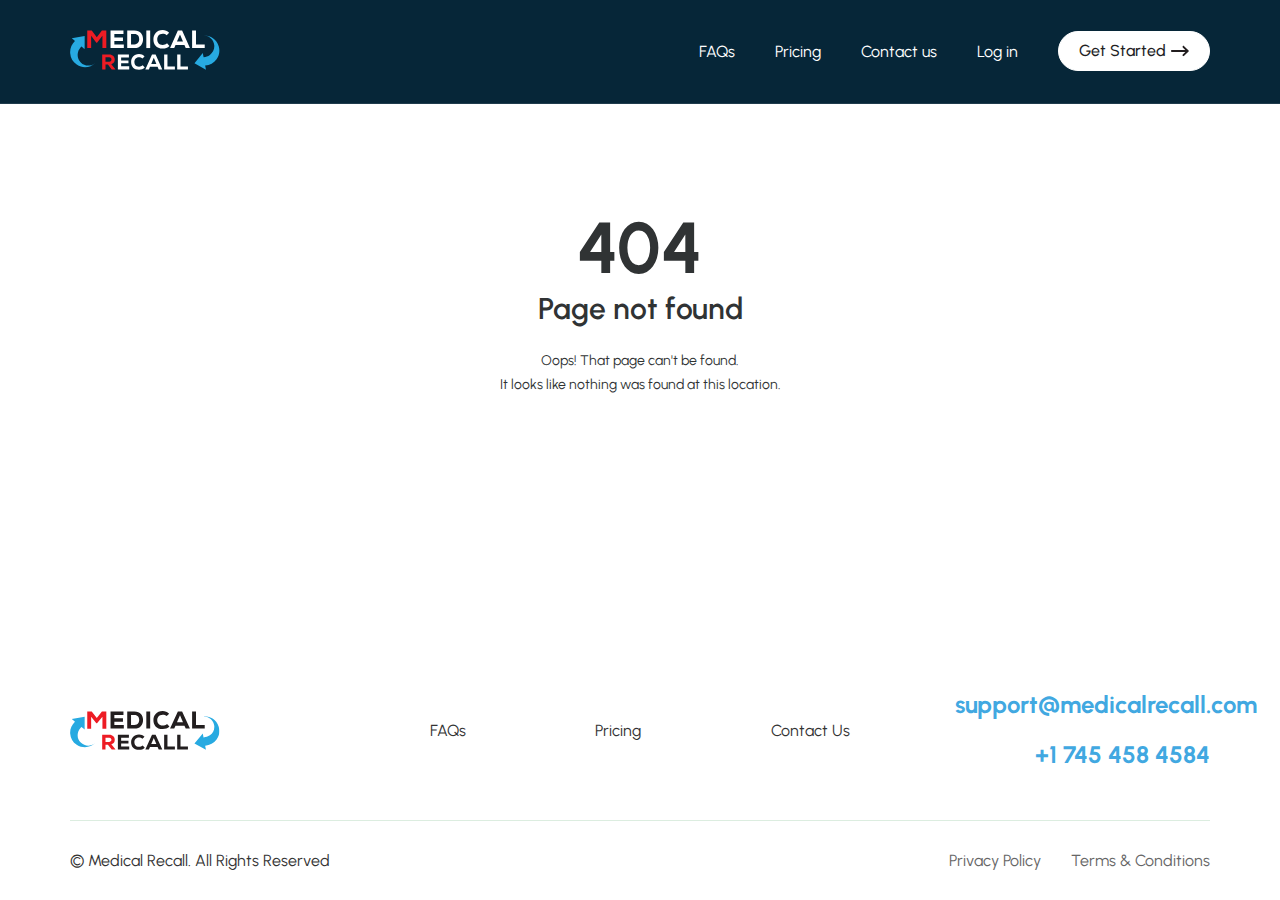
<file: page-not-found.html>
<!DOCTYPE html>
<html lang="en">

<head>
    <meta charset="UTF-8" />
    <title>Medical Recall</title>
    <meta http-equiv="X-UA-Compatible" content="IE=edge" />
    <meta name="viewport" content="width=device-width,initial-scale=1" />
    <link rel="shortcut icon" href="images/favicon.ico" />
    <link rel="stylesheet" type="text/css" href="css/main.css" />
</head>
<body class="page-not-found-page">
    <div class="wrapper">
        <header class="header">
            <div class="container">
                <div class="row-wrap">
                    <div class="logo-wrap">
                        <a href="index.html" title="Medical Recall">
                            <img src="images/logo.svg" alt="Medical Recall" />
                        </a>
                    </div>
                    <div class="nav-wrap">
                        <div class="nav-list">
                            <ul>
                                <li><a href="faq.html" title="FAQs">FAQs</a></li>
                                <li><a href="pricing.html" title="Pricing">Pricing</a></li>
                                <li><a href="#" title="Contact us">Contact us</a></li>
                                <li><a href="login.html" title="Log in">Log in</a></li>
                            </ul>
                            <div class="btn-wrap">
                                <a href="#" class="btn white-btn small-btn" title="Get Started">
                                    <i class="left-arrow">
                                        <img src="images/right_arrow_black.svg" alt="Right" />
                                    </i>
                                    <span class="text">
                                        Get Started
                                        <i class="right-arrow">
                                            <img src="images/right_arrow_black.svg" alt="Right" />
                                        </i>
                                    </span>
                                </a>
                            </div>
                        </div>
                    </div>
                    <div class="hamburger">
                        <span class="line"></span>
                        <span class="line"></span>
                        <span class="line"></span>
                    </div>
                </div>
            </div>
        </header>
        <div class="main-wrap">
            <section class="page-not-found-section">
                <div class="container">
                    <div class="content-wrap">
                        <h1>404 </h1>
                        <h4>Page not found </h4>
                        <p>Oops! That page can't be found.<br> It looks like nothing was found at this location.</p>
                    </div>
              </div>
            </section>
        </div>
    </div>
    <footer class="footer">
        <div class="container">
            <div class="footer-inner">
                <div class="upper-footer">
                    <div class="logo-wrap">
                        <img src="images/footer_logo.svg" alt="Medical Recall" />
                    </div>
                    <div class="list-wrap">
                        <ul>
                            <li><a href="faq.html" title="FAQs">FAQs</a></li>
                            <li><a href="pricing.html" title="Pricing">Pricing</a></li>
                            <li><a href="#" title="Contact Us">Contact Us</a></li>
                        </ul>
                    </div>
                    <div class="contact-wrap">
                        <ul>
                            <li>
                                <a href="mailto:support@medicalrecall.com"
                                    title="support@medicalrecall.com">support@medicalrecall.com</a>
                            </li>
                            <li>
                                <a href="tel:+17454584584" title="+1 745 458 4584">+1 745 458 4584</a>
                            </li>
                        </ul>
                    </div>
                </div>
                <div class="lower-footer">
                    <div class="left-wrap">
                        <span class="copyright">&copy; Medical Recall. All Rights Reserved</span>
                    </div>
                    <div class="right-wrap">
                        <ul>
                            <li><a href="privacy-policy.html" title="Privacy Policy">Privacy Policy</a></li>
                            <li>
                                <a href="terms-conditions.html" title="Terms & Conditions">Terms &amp; Conditions</a>
                            </li>
                        </ul>
                    </div>
                </div>
            </div>
        </div>
    </footer>
    <script type="text/javascript" src="js/main.js"></script>
</body>

</html>
</file>
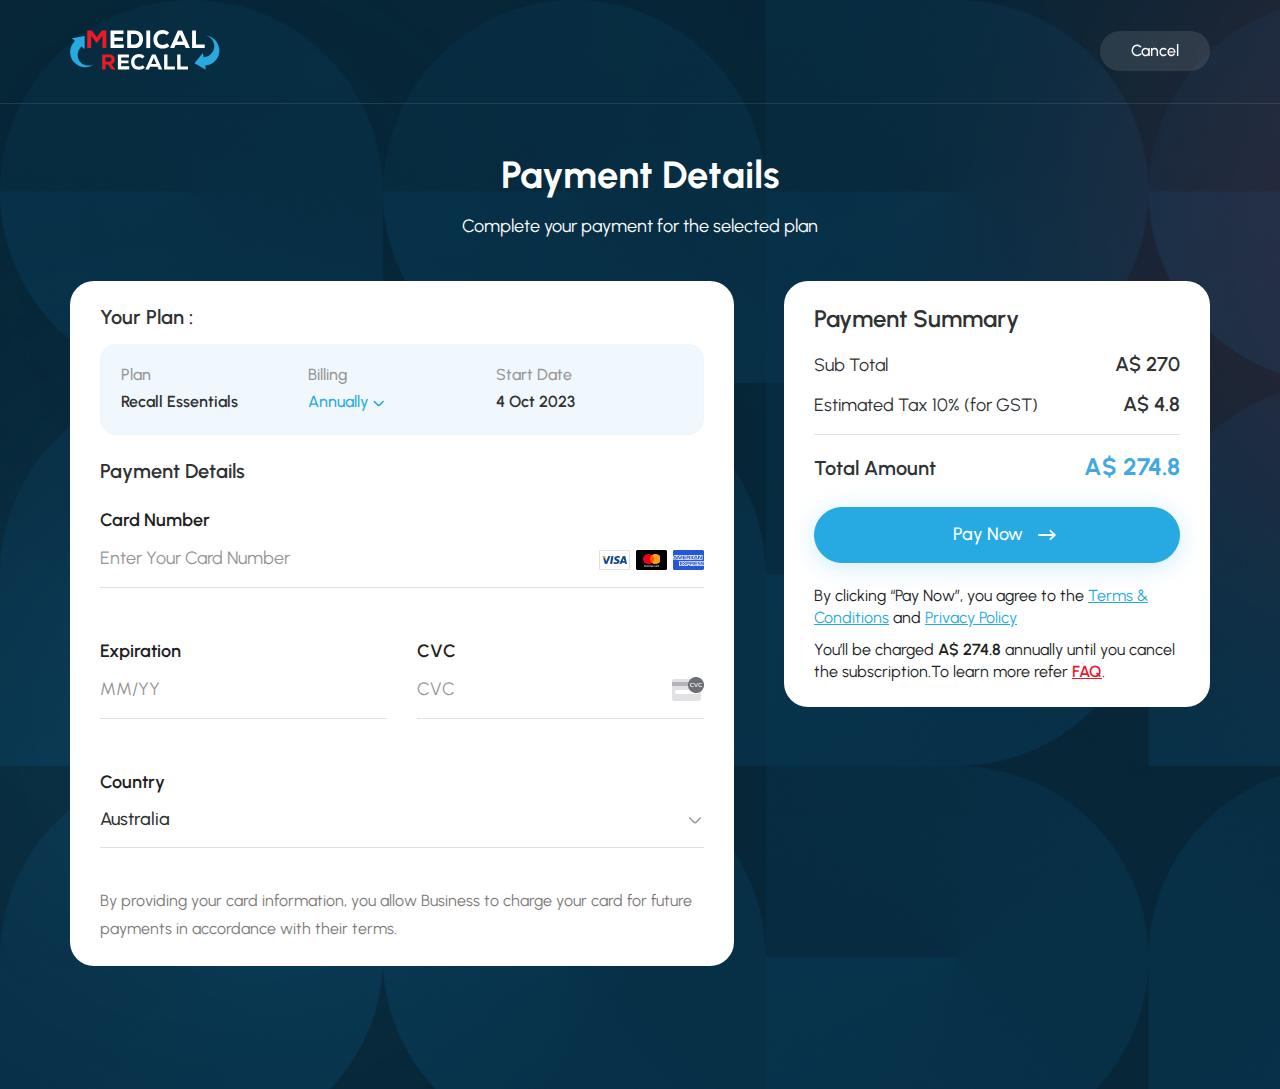
<file: payment-details.html>
<!DOCTYPE html>
<html lang="en">
  <head>
    <meta charset="UTF-8" />
    <title>Medical Recall</title>
    <meta http-equiv="X-UA-Compatible" content="IE=edge" />
    <meta name="viewport" content="width=device-width,initial-scale=1" />
    <link rel="shortcut icon" href="images/favicon.ico" />
    <link rel="stylesheet" type="text/css" href="css/main.css" />
  </head>
  <body>
    <div class="wrapper">
      <header class="header">
        <div class="container">
          <div class="row-wrap">
            <div class="logo-wrap">
              <a href="index.html" title="Medical Recall">
                <img src="images/logo.svg" alt="Medical Recall" />
              </a>
            </div>
            <div class="right-block">
              <div class="btn-wrap">
                <a href="#" class="btn small-btn light-btn simple-btn" title="Cancel" data-bs-dismiss="modal"> 
                  <span class="text">
                    Cancel
                  </span>
                </a>
              </div>
            </div>
          </div>
        </div>
      </header>
      <div class="main-wrap">
        <section class="payment-outer" style="background-image: url('./images/login-bg.png');">
          <div class="container">
            <div class="section-heading">
              <h2>Payment Details</h2>
              <p class="sub-title">
                Complete your payment for the selected plan
              </p>
            </div>
            <form>
              <div class="payment-inner-wrapper">
                <div class="payment-detail">
                  <div class="payment-inner">
                    <h5>Your Plan :</h5>
                    <div class="plan-wrapper">
                      <div class="plan-list">
                        <h6>Plan</h6>
                        <p>Recall Essentials</p>
                      </div>
                      <div class="plan-list">
                        <h6>Billing</h6>
                        <select class="select">
                          <option>Annually</option>
                          <option>Mounthly</option> 
                          <option>Quarterly</option> 
                        </select>
                      </div>
                      <div class="plan-list">
                        <h6>Start Date</h6>
                        <p>4 Oct 2023</p>
                      </div>
                    </div>
                    <div class="payment-detail-inner">
                      <h5>Payment Details</h5>
                      <div class="row-wrap-outer">
                        <div class="col">
                          <div class="form-field">
                            <label>Card Number</label>
                            <input type="text" placeholder="Enter Your Card Number"> 
                            <span class="img-wrapper">
                              <img src="./images/card-img.png" alt="card-img">
                            </span>
                          </div>
                        </div> 
                        <div class="col half-col">
                          <div class="form-field">
                            <label>Expiration</label>
                            <input type="text" placeholder="MM/YY">  
                          </div>
                        </div>
                        <div class="col half-col">
                          <div class="form-field">
                            <label>CVC</label>
                            <input type="password" placeholder="CVC"> 
                             <span class="img-wrapper">
                              <img src="./images/cvc-img.png" alt="cvc-img">
                            </span>
                          </div>
                        </div>
                        <div class="col">
                          <div class="form-field">
                            <label>Country</label>
                            <select class="select">
                              <option>Australia</option>
                              <option>United States</option>
                              <option>Canada</option>
                              <option>India</option>
                            </select>
                          </div>
                        </div> 
                      </div>
                      <p>By providing your card information, you allow Business to charge your card for future payments in accordance with their terms.</p>
                    </div> 
                  </div>
                </div>
                <div class="payment-summary">
                  <div class="payment-inner">
                    <h5>Payment Summary</h5>
                    <table>  
                      <tbody>
                        <tr>
                          <td>Sub Total</td>
                          <td>A$ 270</td>
                        </tr>
                        <tr>
                          <td>Estimated Tax 10% (for GST) </td>
                          <td>A$ 4.8</td>
                        </tr>
                        <tr> 
                          <td colspan="2"><span class="divider"></span></td>
                        </tr>
                        <tr class="grand-totals">
                          <td>Total Amount</td>
                          <td>A$ 274.8</td>
                        </tr>
                      </tbody>
                    </table>
                    <a href="#" title="Pay Now" class="btn primary-btn btn-shadow hover-arrow" data-bs-toggle="modal" data-bs-target="#payment">
                      <span class="text">
                        Pay Now
                      </span>
                      <i class="right-arrow">
                        <img src="images/right_arrow_white.svg" alt="Right">
                      </i>
                    </a>
                    <p>By clicking “Pay Now”, you agree to the <a href="terms-conditions.html" title="Terms & Conditions">Terms & Conditions</a> and <a href="privacy-policy.html" title="Privacy Policy">Privacy Policy</a></p>
                    <p>You’ll be charged <span>A$ 274.8</span> annually until you cancel the subscription.To learn more refer <a href="faq.html" title="FAQ" class="faq-link">FAQ</a>.</p>
                  </div>
                </div>
              </div>
            </form>
          </div>
        </section> 
      </div>
    </div> 
    <div class="modal fade check-img payment-block" id="payment" tabindex="-1" 
    aria-hidden="true">
    <div class="modal-dialog  mid-modal modal-dialog-centered">
        <div class="modal-content">
            <div class="modal-close">
                <button data-bs-dismiss="modal" title="Close">
                    <img src="./images/close.svg" alt="close-btn">
                </button>
            </div>
            <i class="checked-icon">
                <img src="./images/green-check-mark.svg" alt="authentication-icon">
            </i>
            <h2>Payment Successful</h2>
            <p class="sub-title">Congratulations! Your payment has been successfully completed </p>
            <div class="payment-table">
                <table>
                    <tbody>
                        <tr>
                            <td class="odd"> Transaction ID</td>
                            <td class="even"> #1034579909</td>
                        </tr>
                        <tr>
                            <td class="odd"> Date</td>
                            <td class="even"> 4 Oct, 2023</td>
                        </tr>
                        <tr>
                            <td class="odd"> Payment Method</td>
                            <td class="even"> Visa Credit Card</td>
                        </tr>
                    </tbody>
                    <tfoot>
                        <tr>
                            <td class="odd"> Total Amount</td>
                            <td class="even"> A$ 274.8</td>
                        </tr>
                    </tfoot>
                </table>
            </div>
            <div class="btn-wrap two-btn">
                <a href="#" title="Download" class="btn small-btn outline-btn" data-bs-dismiss="modal"> <svg xmlns="http://www.w3.org/2000/svg" width="18" height="18" viewBox="0 0 18 18" fill="none">
                  <path d="M1 13V14C1 14.7956 1.31607 15.5587 1.87868 16.1213C2.44129 16.6839 3.20435 17 4 17H14C14.7956 17 15.5587 16.6839 16.1213 16.1213C16.6839 15.5587 17 14.7956 17 14V13M13 9L9 13M9 13L5 9M9 13V1" stroke="#3C91E6" stroke-width="2" stroke-linecap="round" stroke-linejoin="round"/>
                  </svg> Download</a>
                <a href="dashboard.html" title="Go To Dashboard" class="btn small-btn blue-btn" data-bs-dismiss="modal">Go To Dashboard</a>
            </div>
        </div>
    </div>
</div>
    <script type="text/javascript" src="js/main.js"></script>
  </body>
</html>
</file>
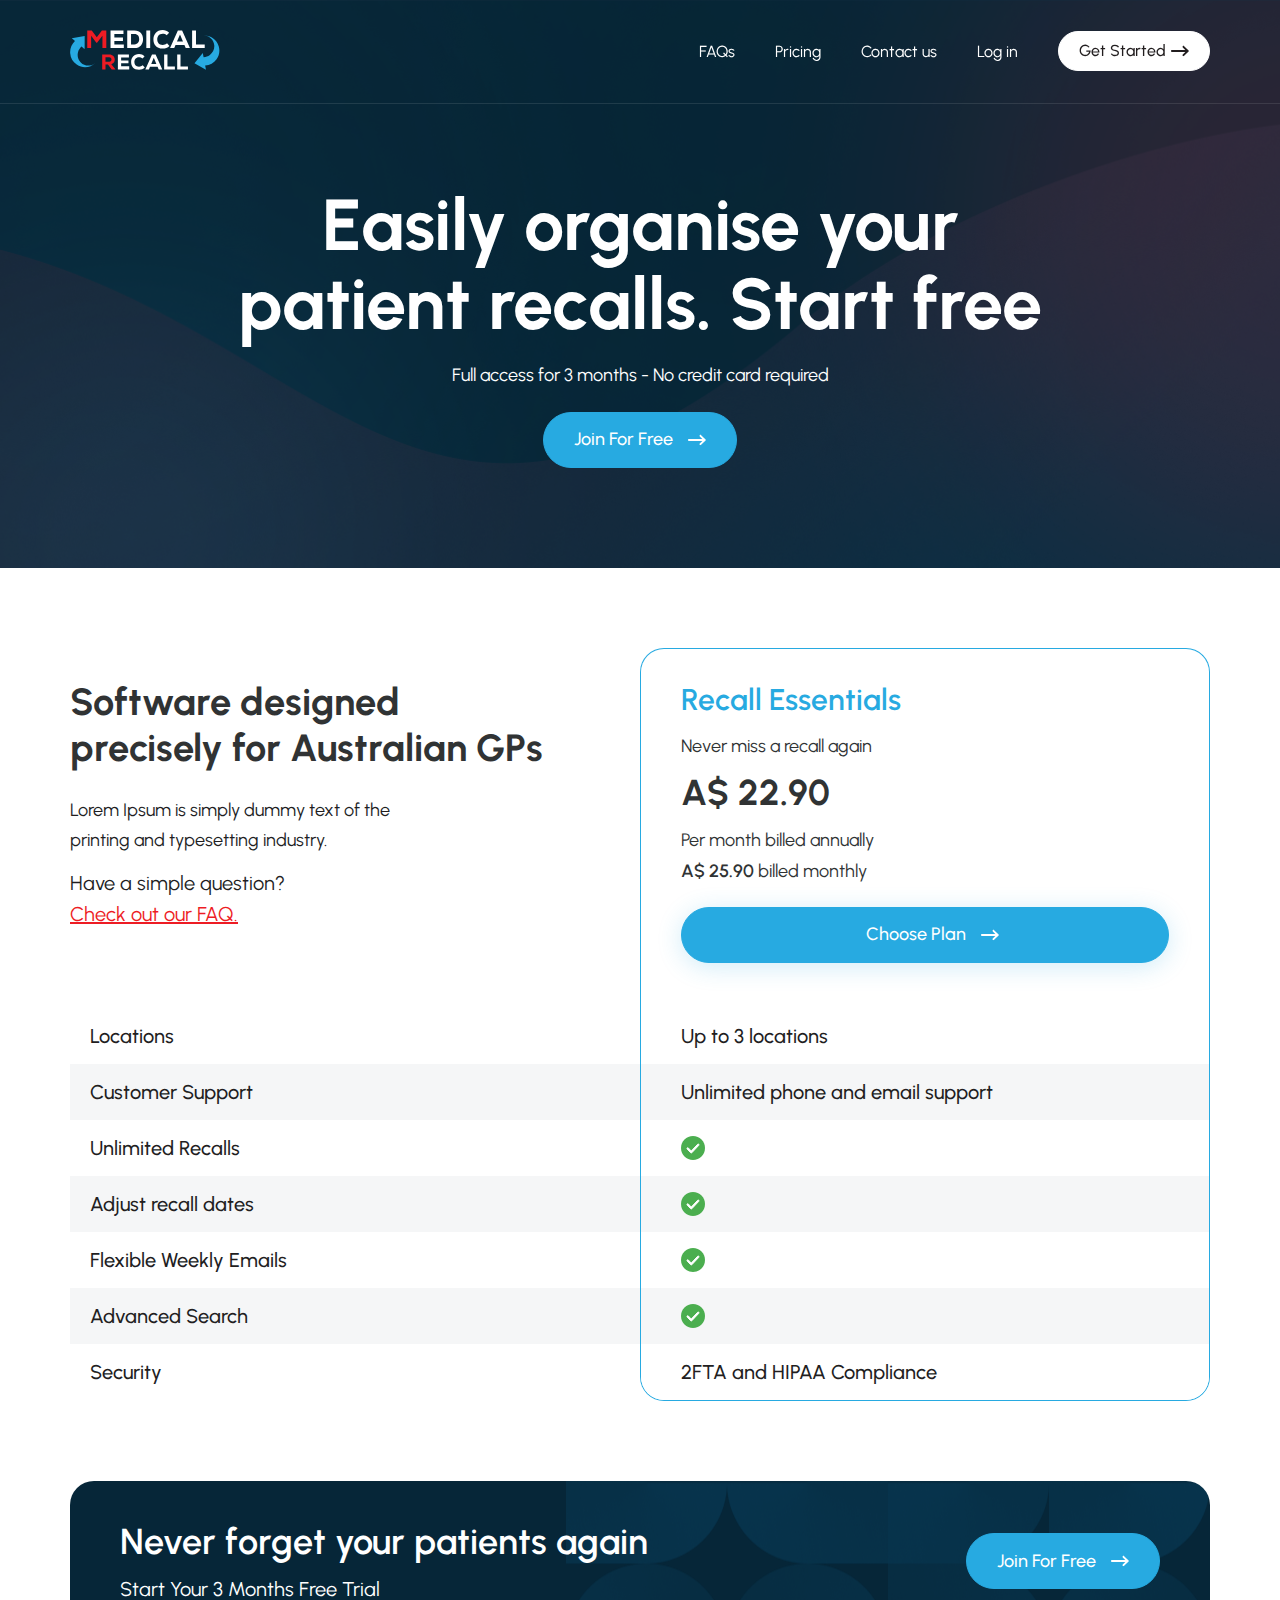
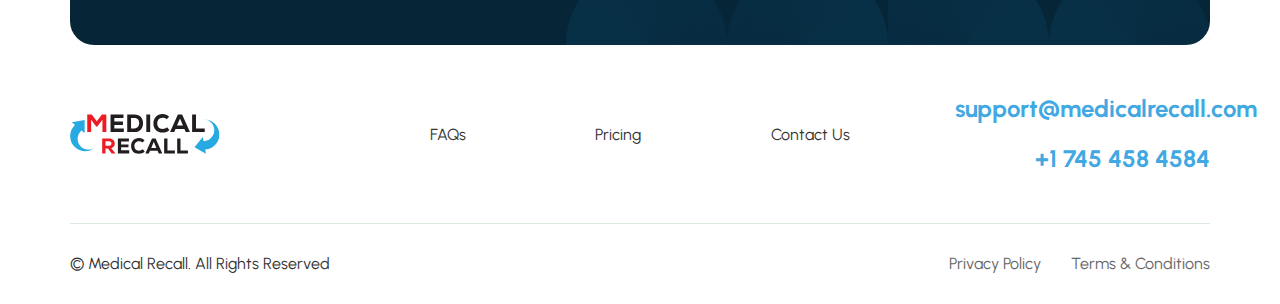
<file: pricing.html>
<!DOCTYPE html>
<html lang="en">
  <head>
    <meta charset="UTF-8" />
    <title>Medical Recall</title>
    <meta http-equiv="X-UA-Compatible" content="IE=edge" />
    <meta name="viewport" content="width=device-width,initial-scale=1" />
    <link rel="shortcut icon" href="images/favicon.ico" />
    <link rel="stylesheet" type="text/css" href="css/main.css" />
  </head>
  <body>
    <div class="wrapper">
      <header class="header">
        <div class="container">
          <div class="row-wrap">
            <div class="logo-wrap">
              <a href="index.html" title="Medical Recall">
                <img src="images/logo.svg" alt="Medical Recall" />
              </a>
            </div>
            <div class="nav-wrap">
              <div class="nav-list">
                <ul>
                  <li><a href="faq.html" title="FAQs">FAQs</a></li>
                  <li><a href="pricing.html" title="Pricing">Pricing</a></li>
                  <li><a href="#" title="Contact us">Contact us</a></li>
                  <li><a href="login.html" title="Log in">Log in</a></li>
                </ul>
                <div class="btn-wrap">
                  <a href="#" class="btn white-btn small-btn" title="Get Started">
                    <i class="left-arrow">
                      <img src="images/right_arrow_black.svg" alt="Right" />
                    </i>
                    <span class="text">
                      Get Started
                      <i class="right-arrow">
                        <img src="images/right_arrow_black.svg" alt="Right" />
                      </i>
                    </span>
                  </a>
                </div>
              </div>
            </div>
            <div class="hamburger">
              <span class="line"></span>
              <span class="line"></span>
              <span class="line"></span>
            </div>
          </div>
        </div>
      </header>
      <div class="main-wrap">
        <section class="inner-banner-section">
          <div class="container">
            <div class="banner-content">
              <div class="content-wrap"> 
                <h1>
                  Easily organise your <br />
                  patient recalls. Start free
                </h1>
                <span class="sub-title-lines">Full access for 3 months - No credit card required</span>
              </div>
              <div class="btn-wrap">
                <a href="#" class="btn primary-btn" title="Join For Free">
                  <i class="left-arrow">
                    <img src="images/right_arrow_white.svg" alt="Right" />
                  </i>
                  <span class="text">
                    Join For Free
                    <i class="right-arrow">
                      <img src="images/right_arrow_white.svg" alt="Right" />
                    </i>
                  </span>
                </a>
              </div> 
            </div>
          </div>
        </section>
        <section class="pricing-section">
          <div class="container">
            <div class="pricing-wrapper">
              <div class="left-block">
                <div class="price-title-block">
                  <h2>Software designed precisely for Australian GPs</h2>
                  <div class="price-desc">
                    <p>Lorem Ipsum is simply dummy text of the printing and typesetting industry.</p> 
                  </div>
                  <p>Have a simple question?</p>
                  <a href="faq.html" title="Check out our FAQ">Check out our FAQ.</a>
                </div> 
              </div>
              <div class="right-block">
                <div class="choose-plan-block">
                  <h4>Recall Essentials</h4>
                  <p>Never miss a recall again</p>
                  <h3>A$ 22.90</h3>
                  <p>Per month billed annually </p>
                  <p><span>A$ 25.90</span> billed monthly</p> 
                  <button class="btn primary-btn btn-shadow hover-arrow"  title="Choose Plan">
                    <span class="text">
                      Choose Plan
                    </span>
                    <i class="right-arrow">
                      <img src="images/right_arrow_white.svg" alt="Right">
                    </i>
                  </button>
                </div> 
              </div>
              <div class="left-block"> 
                <ul> 
                  <li>Locations</li>
                  <li>Customer Support</li>
                  <li>Unlimited Recalls</li>
                  <li>Adjust recall dates</li>
                  <li>Flexible Weekly Emails</li>
                  <li>Advanced Search</li>
                  <li>Security</li> 
                </ul>
              </div>
              <div class="right-block"> 
                <ul> 
                  <li data-title="Locations">Up to 3 locations</li>
                  <li data-title="Customer Support">Unlimited phone and email support</li>
                  <li data-title="Unlimited Recalls">
                    <span>
                      <img src="images/correct-mark.svg" alt="Correct Mark">                      
                    </span>
                  </li>
                  <li data-title="Adjust recall dates">
                    <span>
                      <img src="images/correct-mark.svg" alt="Correct Mark">                      
                    </span>
                  </li>
                  <li data-title="Flexible Weekly Emails">
                    <span>
                      <img src="images/correct-mark.svg" alt="Correct Mark">                      
                    </span>
                  </li>
                  <li data-title="Advanced Search">
                    <span>
                      <img src="images/correct-mark.svg" alt="Correct Mark">                      
                    </span>
                  </li>
                  <li data-title="Security">2FTA and HIPAA Compliance</li>
                </ul>
              </div>
          </div>
          </div>
        </section>
        <section class="contract-section">
          <div class="container">
            <div class="contract-wrapper">
              <div class="content-block">
                <h3>Never forget your patients again</h3>
                <p>Start Your 3 Months Free Trial</p>
              </div>
              <div class="btn-wrap">
                <a href="#" class="btn primary-btn" title="Join For Free">
                  <i class="left-arrow">
                    <img src="images/right_arrow_white.svg" alt="Right" />
                  </i>
                  <span class="text">
                    Join For Free
                    <i class="right-arrow">
                      <img src="images/right_arrow_white.svg" alt="Right" />
                    </i>
                  </span>
                </a>
              </div>
            </div>
          </div>
        </section>
      </div>
    </div>
    <footer class="footer">
      <div class="container">
        <div class="footer-inner">
          <div class="upper-footer">
            <div class="logo-wrap">
              <img src="images/footer_logo.svg" alt="Medical Recall" />
            </div>
            <div class="list-wrap"> 
              <ul>
                <li><a href="faq.html" title="FAQs">FAQs</a></li>
                <li><a href="pricing.html" title="Pricing">Pricing</a></li>
                <li><a href="#" title="Contact Us">Contact Us</a></li>
              </ul>
            </div> 
            <div class="contact-wrap"> 
              <ul>
                <li>
                  <a href="mailto:support@medicalrecall.com" title="support@medicalrecall.com">support@medicalrecall.com</a>
                </li>
                <li>
                  <a href="tel:+17454584584" title="+1 745 458 4584">+1 745 458 4584</a>
                </li>
              </ul>
            </div>
          </div>
          <div class="lower-footer">
            <div class="left-wrap">
              <span class="copyright">&copy; Medical Recall. All Rights Reserved</span>
            </div>
            <div class="right-wrap">
              <ul>
                <li><a href="privacy-policy.html" title="Privacy Policy">Privacy Policy</a></li>
                <li>
                  <a href="terms-conditions.html" title="Terms & Conditions">Terms &amp; Conditions</a>
                </li>
              </ul>
            </div>
          </div>
        </div>
      </div>
    </footer>
    <script type="text/javascript" src="js/main.js"></script>
  </body>
</html>
</file>
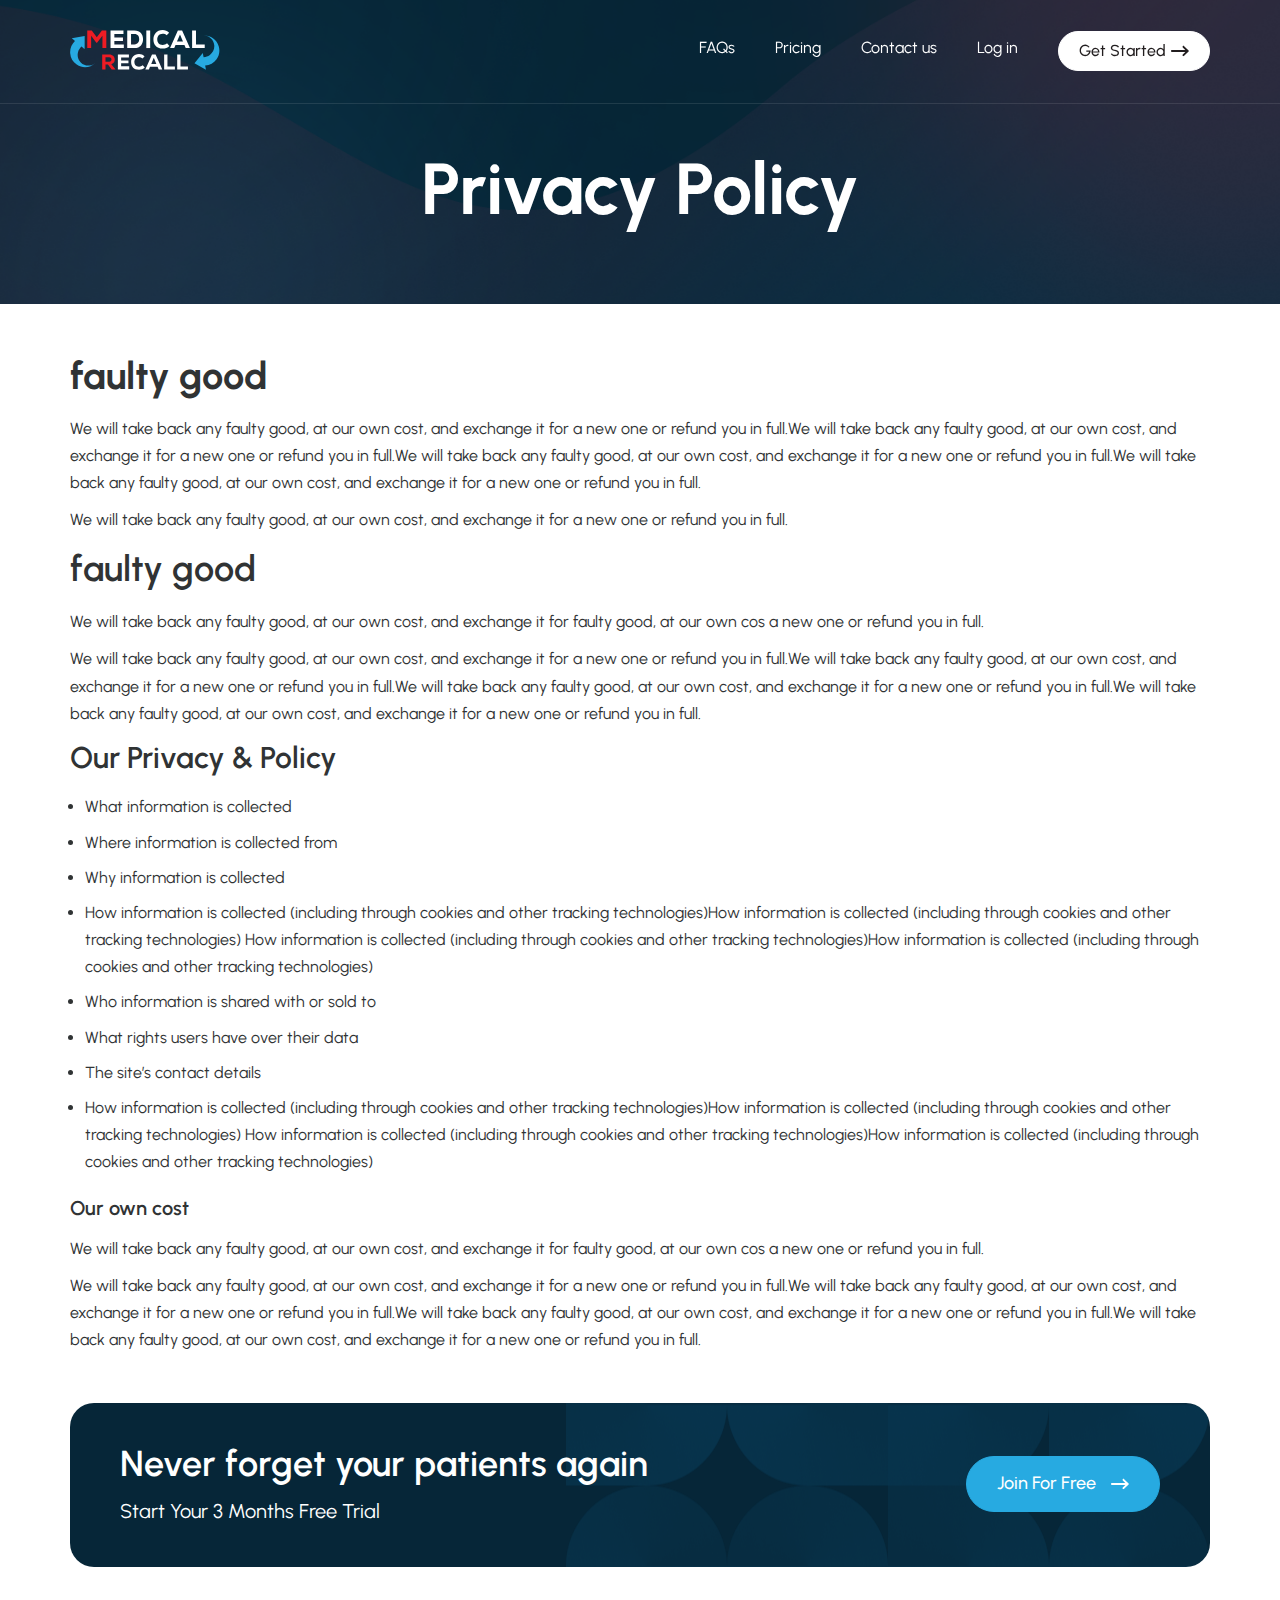
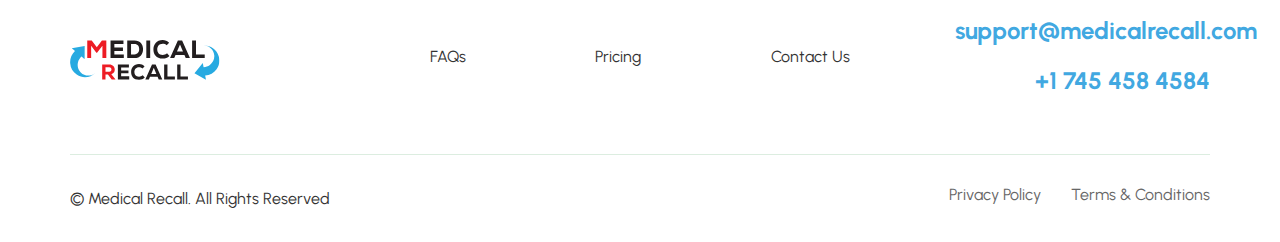
<file: privacy-policy.html>
<!DOCTYPE html>
<html lang="en">

<head>
    <meta charset="UTF-8" />
    <title>Medical Recall</title>
    <meta http-equiv="X-UA-Compatible" content="IE=edge" />
    <meta name="viewport" content="width=device-width,initial-scale=1" />
    <link rel="shortcut icon" href="images/favicon.ico" />
    <link rel="stylesheet" type="text/css" href="css/main.css" />
</head>

<body class="cms-page">
    <div class="wrapper">
        <header class="header">
            <div class="container">
                <div class="row-wrap">
                    <div class="logo-wrap">
                        <a href="index.html" title="Medical Recall">
                            <img src="images/logo.svg" alt="Medical Recall" />
                        </a>
                    </div>
                    <div class="nav-wrap">
                        <div class="nav-list">
                            <ul>
                                <li><a href="faq.html" title="FAQs">FAQs</a></li>
                                <li><a href="pricing.html" title="Pricing">Pricing</a></li>
                                <li><a href="#" title="Contact us">Contact us</a></li>
                                <li><a href="login.html" title="Log in">Log in</a></li>
                            </ul>
                            <div class="btn-wrap">
                                <a href="#" class="btn white-btn small-btn" title="Get Started">
                                    <i class="left-arrow">
                                        <img src="images/right_arrow_black.svg" alt="Right" />
                                    </i>
                                    <span class="text">
                                        Get Started
                                        <i class="right-arrow">
                                            <img src="images/right_arrow_black.svg" alt="Right" />
                                        </i>
                                    </span>
                                </a>
                            </div>
                        </div>
                    </div>
                    <div class="hamburger">
                        <span class="line"></span>
                        <span class="line"></span>
                        <span class="line"></span>
                    </div>
                </div>
            </div>
        </header>
        <div class="main-wrap">

            <section class=" inner-banner-section">
                <div class="container">
                    <div class="banner-content">
                        <h1>Privacy Policy</h1>
                    </div>
                </div>
            </section>
            <section class="cms-section">
                <div class="container">
                    <div class="content-wrap">
                        <h2> faulty good</h2>
                        <p>We will take back any faulty good, at our own cost, and exchange it for a new one or refund
                            you in full.We will take back any faulty good, at our own cost, and exchange it for a new
                            one or refund you in full.We will take back any faulty good, at our own cost, and exchange
                            it for a new one or refund you in full.We will take back any faulty good, at our own cost,
                            and exchange it for a new one or refund you in full.</p>
                        <p>We will take back any faulty good, at our own cost, and exchange it for a new one or refund
                            you in full.</p>
                        <h3> faulty good</h3>
                        <p>We will take back any faulty good, at our own cost, and exchange it for faulty good, at our
                            own cos a new one or refund you in full.</p>
                        <p>We will take back any faulty good, at our own cost, and exchange it for a new one or refund
                            you in full.We will take back any faulty good, at our own cost, and exchange it for a new
                            one or refund you in full.We will take back any faulty good, at our own cost, and exchange
                            it for a new one or refund you in full.We will take back any faulty good, at our own cost,
                            and exchange it for a new one or refund you in full.</p>

                        <h4>Our Privacy & Policy</h4>
                        <ul class="list">
                            <li> What information is collected</li>
                            <li>Where information is collected from</li>
                            <li>Why information is collected</li>
                            <li>How information is collected (including through cookies and other tracking
                                technologies)How information is collected (including through cookies and other tracking
                                technologies)
                                How information is collected (including through cookies and other tracking
                                technologies)How information is collected (including through cookies and other tracking
                                technologies)
                            </li>
                            <li>Who information is shared with or sold to</li>
                            <li>What rights users have over their data</li>
                            <li> The site’s contact details </li>
                            <li>How information is collected (including through cookies and other tracking
                                technologies)How information is collected (including through cookies and other tracking
                                technologies)
                                How information is collected (including through cookies and other tracking
                                technologies)How information is collected (including through cookies and other tracking
                                technologies)
                            </li>
                        </ul>
                        <h5>Our own cost</h5>
                        <p>We will take back any faulty good, at our own cost, and exchange it for faulty good, at our
                            own cos a new one or refund you in full.</p>
                        <p>We will take back any faulty good, at our own cost, and exchange it for a new one or refund
                            you in full.We will take back any faulty good, at our own cost, and exchange it for a new
                            one or refund you in full.We will take back any faulty good, at our own cost, and exchange
                            it for a new one or refund you in full.We will take back any faulty good, at our own cost,
                            and exchange it for a new one or refund you in full.</p>
                    </div>
                </div>
            </section>
            <section class="contract-section">
                <div class="container">
                    <div class="contract-wrapper">
                        <div class="content-block">
                            <h3>Never forget your patients again</h3>
                            <p>Start Your 3 Months Free Trial</p>
                        </div>
                        <div class="btn-wrap">
                            <a href="#" class="btn primary-btn" title="Join For Free">
                                <i class="left-arrow">
                                    <img src="images/right_arrow_white.svg" alt="Right" />
                                </i>
                                <span class="text">
                                    Join For Free
                                    <i class="right-arrow">
                                        <img src="images/right_arrow_white.svg" alt="Right" />
                                    </i>
                                </span>
                            </a>
                        </div>
                    </div>
                </div>
            </section>
        </div>
    </div>

    <footer class="footer">
        <div class="container">
            <div class="footer-inner">
                <div class="upper-footer">
                    <div class="logo-wrap">
                        <img src="images/footer_logo.svg" alt="Medical Recall" />
                    </div>
                    <div class="list-wrap">
                        <ul>
                            <li><a href="faq.html" title="FAQs">FAQs</a></li>
                            <li><a href="pricing.html" title="Pricing">Pricing</a></li>
                            <li><a href="#" title="Contact Us">Contact Us</a></li>
                        </ul>
                    </div>
                    <div class="contact-wrap">
                        <ul>
                            <li>
                                <a href="mailto:support@medicalrecall.com"
                                    title="support@medicalrecall.com">support@medicalrecall.com</a>
                            </li>
                            <li>
                                <a href="tel:+17454584584" title="+1 745 458 4584">+1 745 458 4584</a>
                            </li>
                        </ul>
                    </div>
                </div>
                <div class="lower-footer">
                    <div class="left-wrap">
                        <span class="copyright">&copy; Medical Recall. All Rights Reserved</span>
                    </div>
                    <div class="right-wrap">
                        <ul>
                            <li><a href="privacy-policy.html" title="Privacy Policy">Privacy Policy</a></li>
                            <li>
                                <a href="terms-conditions.html" title="Terms & Conditions">Terms &amp; Conditions</a>
                            </li>
                        </ul>
                    </div>
                </div>
            </div>
        </div>
    </footer>
    <script type="text/javascript" src="js/main.js"></script>
</body>

</html>
</file>
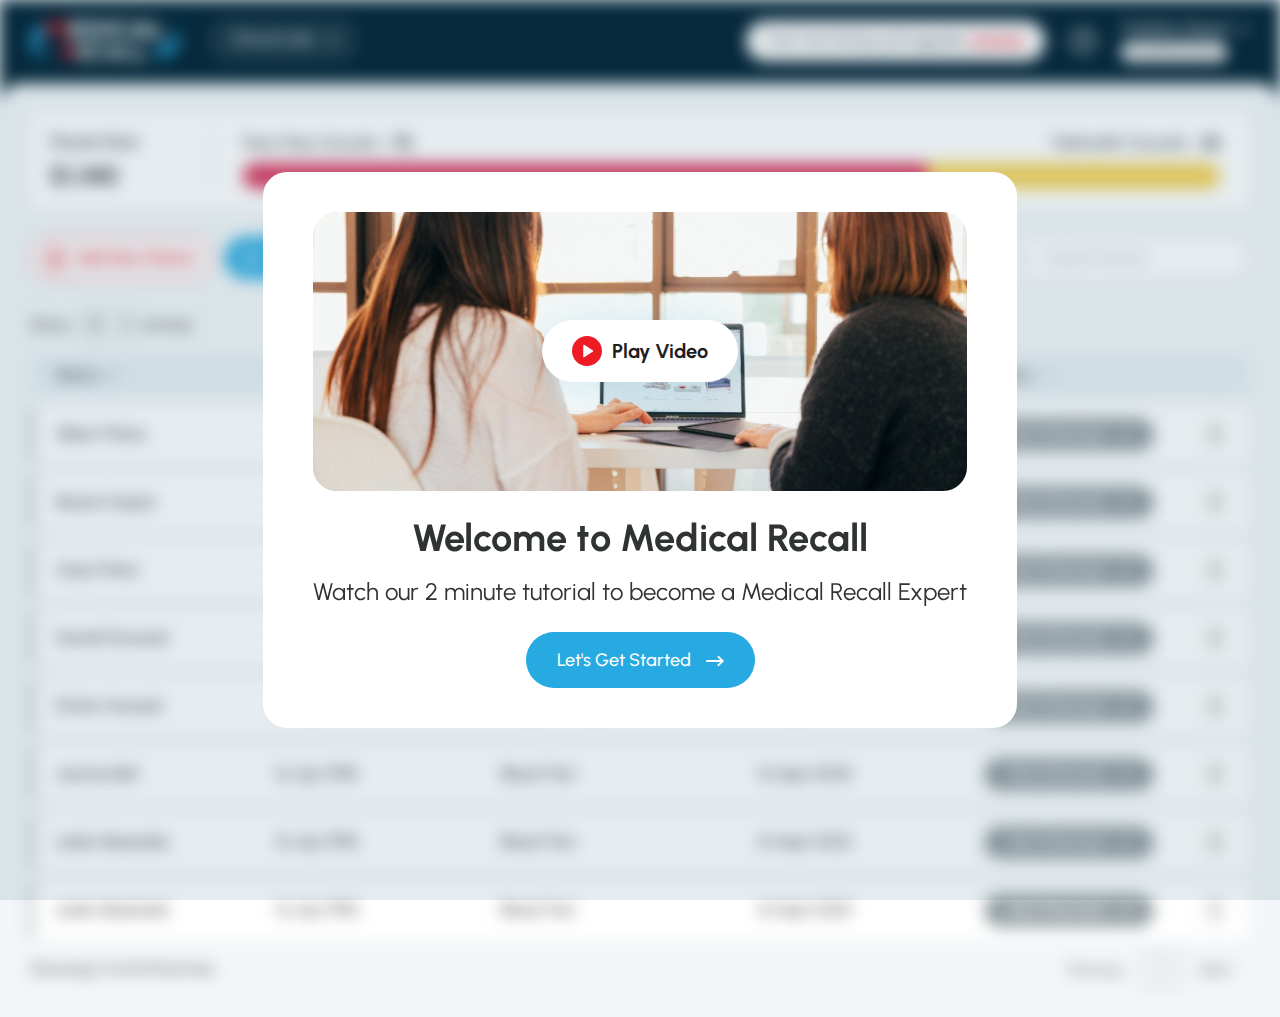
<file: table_loder.html>
<!DOCTYPE html>
<html lang="en">

<head>
    <meta charset="UTF-8" />
    <title>Medical Recall</title>
    <meta http-equiv="X-UA-Compatible" content="IE=edge" />
    <meta name="viewport" content="width=device-width,initial-scale=1" />
    <link rel="shortcut icon" href="images/favicon.ico" />
    <link rel="stylesheet" type="text/css" href="css/main.css" />
</head>

<body class="dashborad-page">
    <div class="wrapper">
        <header class="header">
            <div class="container">
                <div class="row-wrap">
                    <div class="logo-wrap">
                        <a href="index.html" title="Medical Recall">
                            <img src="images/logo.svg" alt="Medical Recall" />
                        </a>
                    </div>
                    <div class="nav-wrap">
                        <div class="dashboard-nav-wrap">
                            <div class="custom-select custom-select-white">
                                <div class="select-styled">Clinical Labs</div>
                                <div class="custom-options">
                                    <div>Clinical Labs</div>
                                    <div>Clinical Labs1</div>
                                    <div>Clinical Labs2</div>
                                </div>
                            </div>
                            <div class="right-block">
                                <div class="free-trial-wrapper">
                                    <div class="free-trial-blog">
                                        <p>Free Trial: 90 Days Left Upgrade</p>
                                        <a href="#" title="Upgrade" class="link">Upgrade</a>
                                    </div>
                                </div>
                                <div class="information-blog">
                                    <a href="#" title="Information">
                                        <img src="images/information.svg" alt="information" />
                                    </a>
                                </div>
                                <div class="profile-menu">
                                    <div class="dropdown">
                                        <a class="dropdown-toggle" href="#" role="button" id="navbarDropdown"
                                            data-bs-toggle="dropdown" aria-expanded="false">
                                            <span>Caroline Harper</span>
                                            <i>Recall Essentials</i>
                                        </a>
                                        <ul class="dropdown-menu" aria-labelledby="navbarDropdown">
                                            <li>
                                                <a class="dropdown-item" href="my-profile.html" title="Profile">
                                                    <div class="img-wrap">
                                                        <img src="images/profile.svg" alt="Profile" />
                                                    </div>
                                                    <div class="menu-content">
                                                        <h6>My Profile</h6>
                                                        <p>Change passwords,Manage email address</p>
                                                    </div>
                                                </a>
                                            </li>
                                            <li>
                                                <a class="dropdown-item" href="#" title="Billing">
                                                    <div class="img-wrap">
                                                        <img src="images/billing.svg" alt="Billing" />
                                                    </div>
                                                    <div class="menu-content">
                                                        <h6>Billing</h6>
                                                        <p>Card details, Subscription plan</p>
                                                    </div>
                                                </a>
                                            </li>
                                            <li>
                                                <a class="dropdown-item" href="#" title="Manage Clinics">
                                                    <div class="img-wrap">
                                                        <img src="images/clinic.svg" alt="Clinic" />
                                                    </div>
                                                    <div class="menu-content">
                                                        <h6>Manage Clinics</h6>
                                                        <p>Manage your clinics</p>
                                                    </div>
                                                </a>
                                            </li>
                                            <li>
                                                <a class="dropdown-item" href="#" title="Refer a Colleague">
                                                    <div class="img-wrap">
                                                        <img src="images/colleague.svg" alt="colleague" />
                                                    </div>
                                                    <div class="menu-content">
                                                        <h6>Refer a Colleague</h6>
                                                        <p>Refer a colleague by an invite</p>
                                                    </div>
                                                </a>
                                            </li>
                                            <li>
                                                <a class="dropdown-item logout" href="#" title="Log out"
                                                    data-bs-toggle="modal" data-bs-target="#log-out">
                                                    <div class="img-wrap">
                                                        <img src="images/log-out.svg" alt="log-out" />
                                                    </div>
                                                    <div class="menu-content">
                                                        <h6>Log out</h6>
                                                    </div>
                                                </a>
                                            </li>
                                        </ul>
                                    </div>
                                </div>
                            </div>
                        </div>
                    </div>
                    <div class="hamburger">
                        <span class="line"></span>
                        <span class="line"></span>
                        <span class="line"></span>
                    </div>
                </div>
            </div>
        </header>
        <div class="main-wrap">
            <div class="dashboard-outer">
                <div class="dashboard-detail">
                    <div class="currunt-month">
                        <h5>November</h5>
                        <p class="total-price">$1,340</p>
                    </div>
                    <div class="progress-outer">
                        <div class="admin-details">
                            <div class="admin-detail-inner">
                                <p><span>Face-Face Consults :</span> 75</p>
                            </div>
                            <div class="admin-detail-inner">
                                <p><span>Telehealth Consults :</span> 32</p>
                            </div>
                        </div>
                        <div class="progress">
                            <div class="progress-bar" role="progressbar" style="width: 70%" aria-valuenow="70"
                                aria-valuemin="0" aria-valuemax="100"></div>
                        </div>
                    </div>
                </div>
                <div class="filter-outer">
                    <div class="left-blog">
                        <div class="list-wrapper">
                            <a href="#" title="Add New Patient" class="add-Patient" data-bs-toggle="modal"
                                data-bs-target="#add-patient">
                                <i>
                                    <img src="images/add-patient.svg" alt="Add Patient" />
                                </i>
                                Add New Patient
                            </a>
                            <a href="#" title="Recalls" class="btn primary-btn">
                                <i>
                                    <img src="images/date.svg" alt="Date" />
                                </i>
                                Recalls - this week <span> (12)</span>
                            </a>
                            <a href="#" title="Future Recalls" class="btn white-btn">
                                <i>
                                    <img src="images/time-forward.svg" alt="Time Forward" />
                                </i>
                                Future Recalls <span> (26)</span>
                            </a>
                        </div>
                    </div>
                    <div class="right-blog">
                        <div class="filter-wrapper">
                            <a href="#" title="Print" class="print">
                                <i>
                                    <img src="images/printer.svg" alt="Printer" />
                                </i>
                                Print
                            </a>
                            <div class="filter-wrapper-inner">
                                <a href="#" title="Filter" class="filter">
                                    <i>
                                        <img src="images/filter.svg" alt="Filter" />
                                    </i>
                                    Filter
                                </a>
                                <div class="filter-blog">
                                    <div class="filter-title-wrapper">
                                        <h5>Filter</h5>
                                        <a href="#" title="Close" class="close">
                                            <img src="images/close.svg" alt="close" />
                                        </a>
                                    </div>
                                    <form>
                                        <div class="filter-body">
                                            <div class="row-wrap-outer">
                                                <div class="col">
                                                    <label>Date of Recall</label>
                                                </div>
                                                <div class="col half-col">
                                                    <div class="form-field">
                                                        <input type="date">
                                                    </div>
                                                </div>
                                                <div class="col half-col">
                                                    <div class="form-field">
                                                        <input type="date">
                                                    </div>
                                                </div>
                                                <div class="col">
                                                    <div class="form-field">
                                                        <label>Reason to Recall</label>
                                                        <select class="select">
                                                            <option value="1">Select your Reason to Recall</option>
                                                            <option value="2">Australia</option>
                                                            <option value="3">United States</option>
                                                            <option value="4">Canada</option>
                                                            <option value="5">India</option>
                                                        </select>
                                                    </div>
                                                </div>
                                                <div class="col">
                                                    <label>Status</label>
                                                    <div class="radio-wrapper">
                                                        <div class="radio">
                                                            <input type="radio" id="test1" name="radio-group" checked>
                                                            <label for="test1">Not Started</label>
                                                        </div>
                                                        <div class="radio">
                                                            <input type="radio" id="test2" name="radio-group">
                                                            <label for="test2">Working on it</label>
                                                        </div>
                                                    </div>
                                                </div>
                                            </div>
                                        </div>
                                        <div class="filter-footer">
                                            <a href="#" title="Reset All" class="btn small-btn outline-btn">Reset
                                                All</a>
                                            <a href="#" title="Apply Now" class="btn small-btn blue-btn">Apply Now</a>
                                        </div>
                                    </form>
                                </div>
                            </div>
                            <div class="search-blog">
                                <button type="button"  data-bs-toggle="modal" data-bs-target="#search">
                                    <span>
                                        <img src="images/search.svg" alt="search">
                                    </span>
                                    Search Patient
                                </button>
                            </div>
                        </div>
                    </div>
                </div>
                <div class="table-outer">
                    <table id="dashboard-table" class="table dashboard-table" style="width:100%">
                        <thead>
                            <tr>
                                <th>Name <span></span> </th>
                                <th>Date of Birth <span></span> </th>
                                <th>Reason to recall <span></span> </th>
                                <th>Date of recall<span></span> </th>
                                <th>Status <span></span> </th>
                                <th></th>
                            </tr>
                        </thead>
                        <tbody>
                            <tr>
                                <td>Albert Flores</td>
                                <td>16 July 1998</td>
                                <td>X-Ray</td>
                                <td>16 Sept 2023</td>
                                <td>
                                    <div class="custom-select">
                                        <div class="select-styled">Not Started</div>
                                        <div class="custom-options">
                                            <div data-value="not-started" class="selected">Not Started</div>
                                            <div data-value="working-on">Working on it</div>
                                            <div data-value="completed">Completed</div>
                                        </div>
                                    </div>
                                </td>
                                <td>
                                    <div class="action-wrapper">
                                        <Button class="action">
                                            <i>
                                                <img src="images/union.svg" alt="Union" />
                                            </i>
                                        </Button>
                                        <div class="menu-option">
                                            <a href="#" title="Edit">Edit</a>
                                            <a href="#" title="Delete">Delete</a>
                                        </div>
                                    </div>
                                </td>
                            </tr>
                            <tr>
                                <td>Cody Fisher</td>
                                <td>16 July 1998</td>
                                <td>Daily Checkup</td>
                                <td>16 Sept 2023</td>
                                <td>
                                    <div class="custom-select">
                                        <div class="select-styled">Not Started</div>
                                        <div class="custom-options">
                                            <div data-value="not-started" class="selected">Not Started</div>
                                            <div data-value="working-on">Working on it</div>
                                            <div data-value="completed">Completed</div>
                                        </div>
                                    </div>
                                </td>
                                <td>
                                    <div class="action-wrapper">
                                        <Button class="action">
                                            <i>
                                                <img src="images/union.svg" alt="Union" />
                                            </i>
                                        </Button>
                                        <div class="menu-option">
                                            <a href="#" title="Edit">Edit</a>
                                            <a href="#" title="Delete">Delete</a>
                                        </div>
                                    </div>
                                </td>
                            </tr>
                            <tr>
                                <td>Esther Howard</td>
                                <td>16 July 1998</td>
                                <td>Daily Checkup</td>
                                <td>16 Sept 2023</td>
                                <td>
                                    <div class="custom-select">
                                        <div class="select-styled">Not Started</div>
                                        <div class="custom-options">
                                            <div data-value="not-started" class="selected">Not Started</div>
                                            <div data-value="working-on">Working on it</div>
                                            <div data-value="completed">Completed</div>
                                        </div>
                                    </div>
                                </td>
                                <td>
                                    <div class="action-wrapper">
                                        <Button class="action">
                                            <i>
                                                <img src="images/union.svg" alt="Union" />
                                            </i>
                                        </Button>
                                        <div class="menu-option">
                                            <a href="#" title="Edit">Edit</a>
                                            <a href="#" title="Delete">Delete</a>
                                        </div>
                                    </div>
                                </td>
                            </tr>
                            <tr>
                                <td>Leslie Alexander</td>
                                <td>16 July 1998</td>
                                <td>Blood Test</td>
                                <td>16 Sept 2023</td>
                                <td>
                                    <div class="custom-select">
                                        <div class="select-styled">Not Started</div>
                                        <div class="custom-options">
                                            <div data-value="not-started" class="selected">Not Started</div>
                                            <div data-value="working-on">Working on it</div>
                                            <div data-value="completed">Completed</div>
                                        </div>
                                    </div>
                                </td>
                                <td>
                                    <div class="action-wrapper">
                                        <Button class="action">
                                            <i>
                                                <img src="images/union.svg" alt="Union" />
                                            </i>
                                        </Button>
                                        <div class="menu-option">
                                            <a href="#" title="Edit">Edit</a>
                                            <a href="#" title="Delete">Delete</a>
                                        </div>
                                    </div>
                                </td>
                            </tr>
                            <tr>
                                <td>Darrell Steward</td>
                                <td>16 July 1998</td>
                                <td>Daily Checkup</td>
                                <td>16 Sept 2023</td>
                                <td>
                                    <div class="custom-select">
                                        <div class="select-styled">Not Started</div>
                                        <div class="custom-options">
                                            <div data-value="not-started" class="selected">Not Started</div>
                                            <div data-value="working-on">Working on it</div>
                                            <div data-value="completed">Completed</div>
                                        </div>
                                    </div>
                                </td>
                                <td>
                                    <div class="action-wrapper">
                                        <Button class="action">
                                            <i>
                                                <img src="images/union.svg" alt="Union" />
                                            </i>
                                        </Button>
                                        <div class="menu-option">
                                            <a href="#" title="Edit">Edit</a>
                                            <a href="#" title="Delete">Delete</a>
                                        </div>
                                    </div>
                                </td>
                            </tr>
                            <tr>
                                <td>Jerome Bell</td>
                                <td>16 July 1998</td>
                                <td>Blood Test</td>
                                <td>16 Sept 2023</td>
                                <td>
                                    <div class="custom-select">
                                        <div class="select-styled">Not Started</div>
                                        <div class="custom-options">
                                            <div data-value="not-started" class="selected">Not Started</div>
                                            <div data-value="working-on">Working on it</div>
                                            <div data-value="completed">Completed</div>
                                        </div>
                                    </div>
                                </td>
                                <td>
                                    <div class="action-wrapper">
                                        <Button class="action">
                                            <i>
                                                <img src="images/union.svg" alt="Union" />
                                            </i>
                                        </Button>
                                        <div class="menu-option">
                                            <a href="#" title="Edit">Edit</a>
                                            <a href="#" title="Delete">Delete</a>
                                        </div>
                                    </div>
                                </td>
                            </tr>
                            <tr>
                                <td>Leslie Alexander</td>
                                <td>16 July 1998</td>
                                <td>Blood Test</td>
                                <td>16 Sept 2023</td>
                                <td>
                                    <div class="custom-select">
                                        <div class="select-styled">Not Started</div>
                                        <div class="custom-options">
                                            <div data-value="not-started" class="selected">Not Started</div>
                                            <div data-value="working-on">Working on it</div>
                                            <div data-value="completed">Completed</div>
                                        </div>
                                    </div>
                                </td>
                                <td>
                                    <div class="action-wrapper">
                                        <Button class="action">
                                            <i>
                                                <img src="images/union.svg" alt="Union" />
                                            </i>
                                        </Button>
                                        <div class="menu-option">
                                            <a href="#" title="Edit">Edit</a>
                                            <a href="#" title="Delete">Delete</a>
                                        </div>
                                    </div>
                                </td>
                            </tr>
                            <tr>
                                <td>Bessie Cooper</td>
                                <td>16 July 1998</td>
                                <td>Daily Checkup</td>
                                <td>16 Sept 2023</td>
                                <td>
                                    <div class="custom-select">
                                        <div class="select-styled">Not Started</div>
                                        <div class="custom-options">
                                            <div data-value="not-started" class="selected">Not Started</div>
                                            <div data-value="working-on">Working on it</div>
                                            <div data-value="completed">Completed</div>
                                        </div>
                                    </div>
                                </td>
                                <td>
                                    <div class="action-wrapper">
                                        <Button class="action">
                                            <i>
                                                <img src="images/union.svg" alt="Union" />
                                            </i>
                                        </Button>
                                        <div class="menu-option">
                                            <a href="#" title="Edit">Edit</a>
                                            <a href="#" title="Delete">Delete</a>
                                        </div>
                                    </div>
                                </td>
                            </tr>
                        </tbody>
                    </table>

                    <!-- No Record start -->
                    <!-- Note:  No Record div visible body addclass "empty-data"-->
                    <div class="no-record" style="display: none;">
                        <div class="no-record-inner">
                            <div class="img-wrap">
                                <img src="images/no-data.png" alt="no-data">
                            </div>
                            <h3>No Patients Added</h3>
                            <p>Add your patients and start managing them</p>
                        </div>
                    </div>
                    <!-- No Record start -->

                    <div class="add-btn-wrapper">
                        <a href="#" title="Add New Patient" class="add-Patient" data-bs-toggle="modal"
                            data-bs-target="#add-patient">
                            <i>
                                <img src="images/add-patient.svg" alt="Add Patient" />
                            </i>
                            Add New Patient
                        </a>
                    </div>
                  
                </div>
            </div>
        </div>
    </div>
    <div class="modal fade  add-patient-block" id="add-patient" tabindex="-1" aria-hidden="true"  >
        <div class="modal-dialog  mid-modal modal-dialog-centered">
            <div class="modal-content">
                <div class="modal-close">
                    <button data-bs-dismiss="modal" title="Close">
                        <img src="./images/close.svg" alt="close-btn">
                    </button>
                </div>
                <h4>Add New Patient</h4>
                <form>
                    <div class="row-wrap-outer">
                        <div class="col ">
                            <div class="form-field">
                                <label>Name</label>
                                <input type="text" placeholder="Enter patient’s name">
                            </div>
                        </div>
                        <div class="col ">

                            <div class="form-field">
                                <label>Date of Birth</label>
                                <input type="date">
                            </div>
                        </div>
                        <div class="col ">

                            <div class="form-field">
                                <label>Reason to Recall</label>
                                <input type="email" placeholder="Enter their Reason to Recall">
                            </div>
                        </div>
                        <div class="col">
                            <div class="form-field select-field">
                                <label>Date of Recall</label>
                                <input type="text" placeholder="Enter when you want to be reminded again">
                                <div class="select-wrap">
                                    <select class="select">
                                        <option value="1">Days</option>
                                        <option value="2">1</option>
                                        <option value="3">2</option>
                                        <option value="4">3</option>
                                        <option value="5">4</option>
                                    </select>
                                </div>
                            </div>
                        </div>
                    </div>
                    <div class="btn-wrap bg-btn">
                        <a href="#" title="Add Patient" class="btn primary-btn add-btn" data-bs-toggle="modal"
                            data-bs-target="#submit">
                            <span class="text">
                                Add Patient
                                <i class="right-arrow">
                                    <img src="images/right_arrow_white.svg" alt="Right" />
                                </i>
                            </span>
                        </a>
                    </div>
                </form>
            </div>
        </div>
    </div>
    <div class="modal fade check-img log-out-block " id="log-out" tabindex="-1" aria-hidden="true">
        <div class="modal-dialog  sm-modal modal-dialog-centered">
            <div class="modal-content">
                <i class="checked-icon">
                    <img src="./images/log-out-icon.svg" alt="conform-img">
                </i>
                <h4>Logout</h4>
                <h5>By logging out, you will be redirected to login screen. Do you wish to proceed ?</h5>
                <div class="btn-wrap two-btn ">
                    <a href="#" title="Cancel" class="btn small-btn outline-btn" data-bs-dismiss="modal">Cancel</a>
                    <a href="login.html" title="Logout" class="btn small-btn blue-btn red-btn"> Logout</a>
                </div>
            </div>
        </div>
    </div>
    <div class="modal fade check-img submit-block " id="welcome" tabindex="-1" aria-hidden="true">
        <div class="modal-dialog  mid-modal modal-dialog-centered">
            <div class="modal-content">
                <div class="video-wrapper">
                    <div class="video-bg" style="background-image: url(images/video-img.jpg);">
                        <div class="waves-block">
                            <div class="waves wave-1"></div>
                            <div class="waves wave-2"></div>
                            <div class="waves wave-3"></div>
                            <a href="#" class="play-btn" title="Play Video">
                                <i class="play-icon">
                                    <img src="./images/play.svg" alt="play" />
                                </i>
                                <span class="play-txt">Play Video</span>
                            </a>
                        </div>
                    </div>
                    <div class="video-container">
                        <!-- <iframe src="https://www.youtube.com/embed/tgbNymZ7vqY"></iframe> -->
                        <video controls autoplay muted>
                            <source src="./images/movie.mp4" type="video/mp4" />
                            <source src="./images/movie.ogg" type="video/ogg" />
                            Your browser does not support the video tag.
                        </video>
                    </div>
                </div>
                <h2>Welcome to Medical Recall </h2>
                <p class="sub-title">Watch our 2 minute tutorial to become a Medical Recall Expert </p>
                <div class="btn-wrap">
                    <a href="#" title="Let's Get Started" class="btn primary-btn clinics" data-ds-dismiss="modal">
                        <i class="left-arrow">
                            <img src="images/right_arrow_white.svg" alt="Right" />
                        </i>
                        <span class="text">
                            Let's Get Started
                            <i class="right-arrow">
                                <img src="images/right_arrow_white.svg" alt="Right" />
                            </i>
                        </span>
                    </a>
                </div>
            </div>
        </div>
    </div>
    <div class="modal fade  clinic-block" id="clinic" tabindex="-1" aria-hidden="true">
        <div class="modal-dialog  mid-modal modal-dialog-centered">
            <div class="modal-content">
                <div class="modal-close">
                    <button data-bs-dismiss="modal" title="Close">
                        <img src="./images/close.svg" alt="close-btn">
                    </button>
                </div>
                <h4>What clinics do your practice out of ?</h4>
                <form>
                    <div class="row-wrap-outer">
                        <div class="col">
                            <div class="form-field">
                                <label>Clinic Name</label>
                                <input type="text" placeholder="Enter Clinic Name">
                            </div>
                        </div>
                        <div class="col">

                            <div class="form-field">
                                <label>Second Clinic</label>
                                <input type="text" placeholder="Enter Clinic Name">
                            </div>
                        </div>
                    </div>
                    <a href="#" title="+ Add More Clinic" class="red-text">+ Add More Clinic</a>
                    <div class="btn-wrap bg-btn">
                        <a href="#" title="Add Clinic" class="btn primary-btn" data-bs-dismiss="modal">
                            <span class="text">
                                Add Clinic
                                <i class="right-arrow">
                                    <img src="images/right_arrow_white.svg" alt="Right" />
                                </i>
                            </span>
                        </a>
                    </div>
                </form>

            </div>
        </div>
    </div>
    <!-- search Modal -->
    <div class="modal fade  search-modal" id="search" tabindex="-1" aria-hidden="true">
        <div class="modal-dialog modal-dialog-centered">
            <div class="modal-content">
                <div class="modal-title-wrapper">
                    <h4>Search Patients</h4>
                    <div class="modal-close">
                        <button data-bs-dismiss="modal" title="Close">
                            <img src="./images/close.svg" alt="close-btn">
                        </button>
                    </div>
                </div>
                <div class="table-outer">
                    <div class="search-outer">
                        <span>
                            <img src="images/search.svg" alt="search">
                        </span>
                        <input type="text" id="globalSearch" placeholder="Search Patient">
                    </div>
                    <div class="table-inner">
                        <h5>Recalls - This Week <span>(4 Results Found)</span></h5>
                        <table id="table1" class="table dashboard-table" style="width:100%">
                            <thead>
                                <tr>
                                    <th>Name <span></span></th>
                                    <th>Date of Birth <span></span></th>
                                    <th>Reason to recall <span></span></th>
                                    <th>Date of recall <span></span></th>
                                    <th>Status <span></span></th>
                                    <th></th>
                                </tr>
                            </thead>
                            <tbody>
                                <tr>
                                    <td>Albert Floress</td>
                                    <td>16 July 1998</td>
                                    <td>X-Ray</td>
                                    <td>16 Sept 2023</td>
                                    <td>
                                        <div class="custom-select">
                                            <div class="select-styled">Not Started</div>
                                            <div class="custom-options">
                                                <div data-value="not-started" class="selected">Not Started</div>
                                                <div data-value="working-on">Working on it</div>
                                                <div data-value="completed">Completed</div>
                                            </div>
                                        </div>
                                    </td>
                                    <td>
                                        <div class="action-wrapper">
                                            <Button class="action">
                                                <i>
                                                    <img src="images/union.svg" alt="Union" />
                                                </i>
                                            </Button>
                                            <div class="menu-option">
                                                <a href="#" title="Edit" class="edit"   id="#add-patient" >Edit</a>
                                                <a href="#" title="Delete">Delete</a>
                                            </div>
                                        </div>
                                    </td>
                                </tr>
                                <tr>
                                    <td>Cody Fisher</td>
                                    <td>16 July 1998</td>
                                    <td>Daily Checkup</td>
                                    <td>16 Sept 2023</td>
                                    <td>
                                        <div class="custom-select">
                                            <div class="select-styled">Not Started</div>
                                            <div class="custom-options">
                                                <div data-value="not-started" class="selected">Not Started</div>
                                                <div data-value="working-on">Working on it</div>
                                                <div data-value="completed">Completed</div>
                                            </div>
                                        </div>
                                    </td>
                                    <td>
                                        <div class="action-wrapper">
                                            <Button class="action">
                                                <i>
                                                    <img src="images/union.svg" alt="Union" />
                                                </i>
                                            </Button>
                                            <div class="menu-option">
                                                <a href="#" title="Edit">Edit</a>
                                                <a href="#" title="Delete">Delete</a>
                                            </div>
                                        </div>
                                    </td>
                                </tr>
                                <tr>
                                    <td>Esther Howard</td>
                                    <td>16 July 1998</td>
                                    <td>Daily Checkup</td>
                                    <td>16 Sept 2023</td>
                                    <td>
                                        <div class="custom-select">
                                            <div class="select-styled">Not Started</div>
                                            <div class="custom-options">
                                                <div data-value="not-started" class="selected">Not Started</div>
                                                <div data-value="working-on">Working on it</div>
                                                <div data-value="completed">Completed</div>
                                            </div>
                                        </div>
                                    </td>
                                    <td>
                                        <div class="action-wrapper">
                                            <Button class="action">
                                                <i>
                                                    <img src="images/union.svg" alt="Union" />
                                                </i>
                                            </Button>
                                            <div class="menu-option">
                                                <a href="#" title="Edit">Edit</a>
                                                <a href="#" title="Delete">Delete</a>
                                            </div>
                                        </div>
                                    </td>
                                </tr>
                            </tbody>
                        </table>
                    </div>
                    <div class="table-inner">
                        <h5>Future Recalls <span>(5 Results Found)</span></h5>
                        <table id="table2" class="table dashboard-table" style="width:100%">
                            <thead>
                                <tr>
                                    <th>Name <span></span></th>
                                    <th>Date of Birth <span></span></th>
                                    <th>Reason to recall <span></span></th>
                                    <th>Date of recall <span></span></th>
                                    <th>Status <span></span></th>
                                    <th></th>
                                </tr>
                            </thead>
                            <tbody>
                                <tr>
                                    <td>Leslie Alexander</td>
                                    <td>16 July 1998</td>
                                    <td>Blood Test</td>
                                    <td>16 Sept 2023</td>
                                    <td>
                                        <div class="custom-select">
                                            <div class="select-styled">Not Started</div>
                                            <div class="custom-options">
                                                <div data-value="not-started" class="selected">Not Started</div>
                                                <div data-value="working-on">Working on it</div>
                                                <div data-value="completed">Completed</div>
                                            </div>
                                        </div>
                                    </td>
                                    <td>
                                        <div class="action-wrapper">
                                            <Button class="action">
                                                <i>
                                                    <img src="images/union.svg" alt="Union" />
                                                </i>
                                            </Button>
                                            <div class="menu-option">
                                                <a href="#" title="Edit">Edit</a>
                                                <a href="#" title="Delete">Delete</a>
                                            </div>
                                        </div>
                                    </td>
                                </tr>
                                <tr>
                                    <td>Darrell Steward</td>
                                    <td>16 July 1998</td>
                                    <td>Daily Checkup</td>
                                    <td>16 Sept 2023</td>
                                    <td>
                                        <div class="custom-select">
                                            <div class="select-styled">Not Started</div>
                                            <div class="custom-options">
                                                <div data-value="not-started" class="selected">Not Started</div>
                                                <div data-value="working-on">Working on it</div>
                                                <div data-value="completed">Completed</div>
                                            </div>
                                        </div>
                                    </td>
                                    <td>
                                        <div class="action-wrapper">
                                            <Button class="action">
                                                <i>
                                                    <img src="images/union.svg" alt="Union" />
                                                </i>
                                            </Button>
                                            <div class="menu-option">
                                                <a href="#" title="Edit">Edit</a>
                                                <a href="#" title="Delete">Delete</a>
                                            </div>
                                        </div>
                                    </td>
                                </tr>
                                <tr>
                                    <td>Jerome Bell</td>
                                    <td>16 July 1998</td>
                                    <td>Blood Test</td>
                                    <td>16 Sept 2023</td>
                                    <td>
                                        <div class="custom-select">
                                            <div class="select-styled">Not Started</div>
                                            <div class="custom-options">
                                                <div data-value="not-started" class="selected">Not Started</div>
                                                <div data-value="working-on">Working on it</div>
                                                <div data-value="completed">Completed</div>
                                            </div>
                                        </div>
                                    </td>
                                    <td>
                                        <div class="action-wrapper">
                                            <Button class="action">
                                                <i>
                                                    <img src="images/union.svg" alt="Union" />
                                                </i>
                                            </Button>
                                            <div class="menu-option">
                                                <a href="#" title="Edit">Edit</a>
                                                <a href="#" title="Delete">Delete</a>
                                            </div>
                                        </div>
                                    </td>
                                </tr>
                                <tr>
                                    <td>Leslie Alexander</td>
                                    <td>16 July 1998</td>
                                    <td>Blood Test</td>
                                    <td>16 Sept 2023</td>
                                    <td>
                                        <div class="custom-select">
                                            <div class="select-styled">Not Started</div>
                                            <div class="custom-options">
                                                <div data-value="not-started" class="selected">Not Started</div>
                                                <div data-value="working-on">Working on it</div>
                                                <div data-value="completed">Completed</div>
                                            </div>
                                        </div>
                                    </td>
                                    <td>
                                        <div class="action-wrapper">
                                            <Button class="action">
                                                <i>
                                                    <img src="images/union.svg" alt="Union" />
                                                </i>
                                            </Button>
                                            <div class="menu-option">
                                                <a href="#" title="Edit">Edit</a>
                                                <a href="#" title="Delete">Delete</a>
                                            </div>
                                        </div>
                                    </td>
                                </tr>
                                <tr>
                                    <td>Bessie Cooper</td>
                                    <td>16 July 1998</td>
                                    <td>Daily Checkup</td>
                                    <td>16 Sept 2023</td>
                                    <td>
                                        <div class="custom-select">
                                            <div class="select-styled">Not Started</div>
                                            <div class="custom-options">
                                                <div data-value="not-started" class="selected">Not Started</div>
                                                <div data-value="working-on">Working on it</div>
                                                <div data-value="completed">Completed</div>
                                            </div>
                                        </div>
                                    </td>
                                    <td>
                                        <div class="action-wrapper">
                                            <Button class="action">
                                                <i>
                                                    <img src="images/union.svg" alt="Union" />
                                                </i>
                                            </Button>
                                            <div class="menu-option">
                                                <a href="#" title="Edit">Edit</a>
                                                <a href="#" title="Delete">Delete</a>
                                            </div>
                                        </div>
                                    </td>
                                </tr>
                            </tbody>
                        </table>
                    </div>
                </div>
            </div>
        </div>
    </div>
 

    <div class="toast-message" style="display: none;">
        <div class="toast-content">
            <i><img src="./images/toast-icon.svg" alt="toast-icon"> </i>
            <p>Thanks for verifying your email</p>
        </div>
        <div class="close-icon">
            <a title="Close">
                <img src="./images/toast-close.svg" alt="toast-close-icon">
            </a>
        </div>
    </div>
    <script type="text/javascript" src="js/main.js"></script>
    <script src="https://cdn.jsdelivr.net/npm/@popperjs/core@2.9.2/dist/umd/popper.min.js"></script>
</body>

</html>
</file>
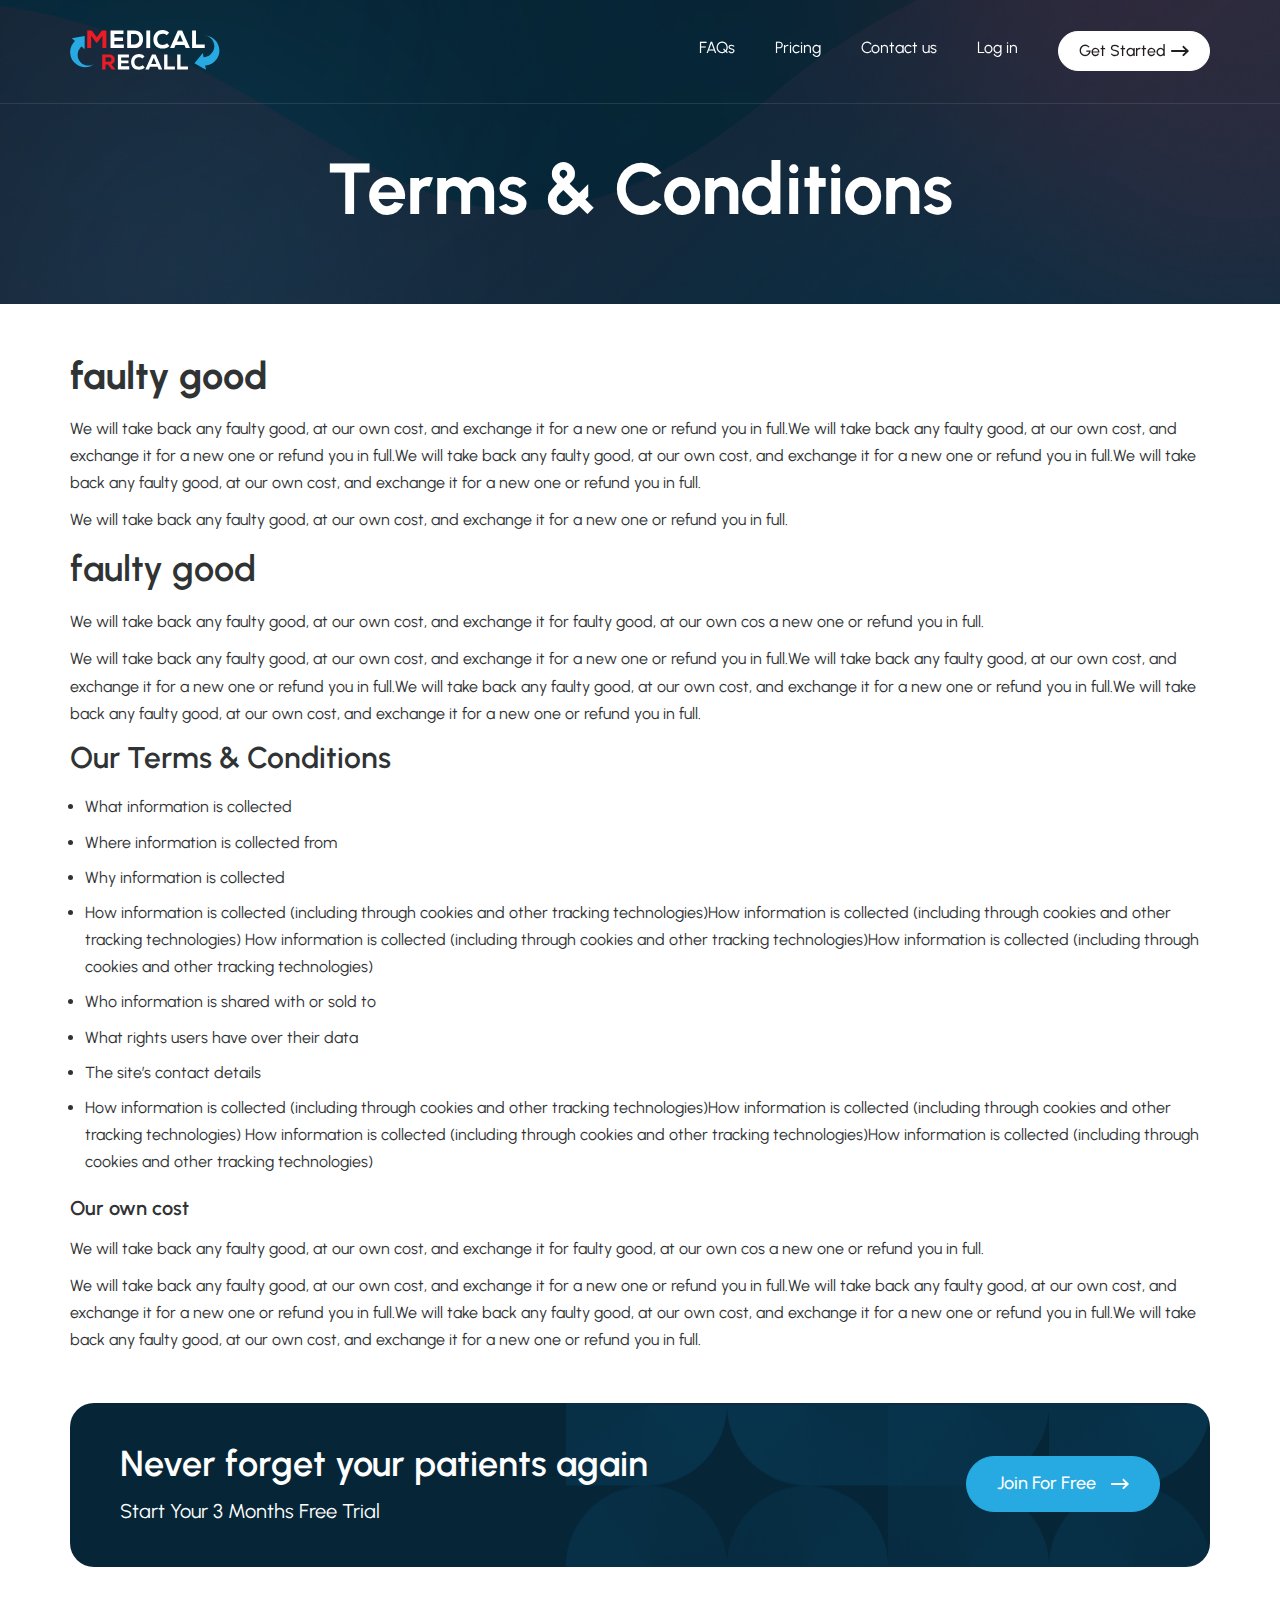
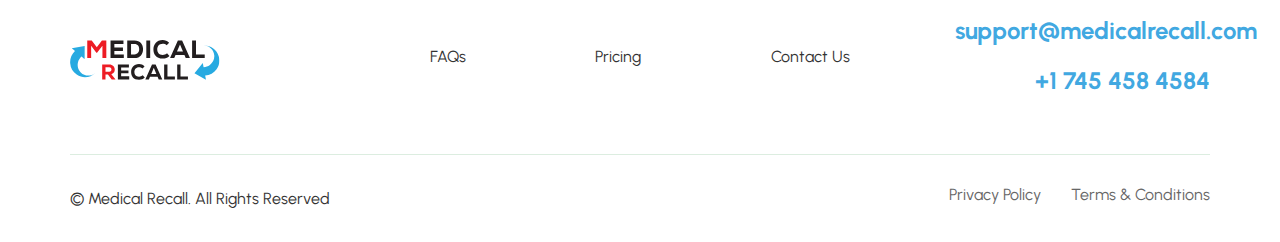
<file: terms-conditions.html>
<!DOCTYPE html>
<html lang="en">

<head>
    <meta charset="UTF-8" />
    <title>Medical Recall</title>
    <meta http-equiv="X-UA-Compatible" content="IE=edge" />
    <meta name="viewport" content="width=device-width,initial-scale=1" />
    <link rel="shortcut icon" href="images/favicon.ico" />
    <link rel="stylesheet" type="text/css" href="css/main.css" />
</head>

<body class="cms-page">
    <div class="wrapper">
        <header class="header">
            <div class="container">
                <div class="row-wrap">
                    <div class="logo-wrap">
                        <a href="index.html" title="Medical Recall">
                            <img src="images/logo.svg" alt="Medical Recall" />
                        </a>
                    </div>
                    <div class="nav-wrap">
                        <div class="nav-list">
                            <ul>
                                <li><a href="faq.html" title="FAQs">FAQs</a></li>
                                <li><a href="pricing.html" title="Pricing">Pricing</a></li>
                                <li><a href="#" title="Contact us">Contact us</a></li>
                                <li><a href="login.html" title="Log in">Log in</a></li>
                            </ul>
                            <div class="btn-wrap">
                                <a href="#" class="btn white-btn small-btn" title="Get Started">
                                    <i class="left-arrow">
                                        <img src="images/right_arrow_black.svg" alt="Right" />
                                    </i>
                                    <span class="text">
                                        Get Started
                                        <i class="right-arrow">
                                            <img src="images/right_arrow_black.svg" alt="Right" />
                                        </i>
                                    </span>
                                </a>
                            </div>
                        </div>
                    </div>
                    <div class="hamburger">
                        <span class="line"></span>
                        <span class="line"></span>
                        <span class="line"></span>
                    </div>
                </div>
            </div>
        </header>
        <div class="main-wrap">
            <section class=" inner-banner-section">
                <div class="container">
                    <div class="banner-content">
                        <h1>Terms & Conditions</h1> 
                    </div>
                </div>
            </section>
            <section class="cms-section">
                <div class="container">
                    <div class="content-wrap">
                        <h2> faulty good</h2>
                        <p>We will take back any faulty good, at our own cost, and exchange it for a new one or refund
                            you in full.We will take back any faulty good, at our own cost, and exchange it for a new
                            one or refund you in full.We will take back any faulty good, at our own cost, and exchange
                            it for a new one or refund you in full.We will take back any faulty good, at our own cost,
                            and exchange it for a new one or refund you in full.</p>
                        <p>We will take back any faulty good, at our own cost, and exchange it for a new one or refund
                            you in full.</p>
                        <h3> faulty good</h3>
                        <p>We will take back any faulty good, at our own cost, and exchange it for faulty good, at our
                            own cos a new one or refund you in full.</p>
                        <p>We will take back any faulty good, at our own cost, and exchange it for a new one or refund
                            you in full.We will take back any faulty good, at our own cost, and exchange it for a new
                            one or refund you in full.We will take back any faulty good, at our own cost, and exchange
                            it for a new one or refund you in full.We will take back any faulty good, at our own cost,
                            and exchange it for a new one or refund you in full.</p>

                        <h4>Our Terms & Conditions</h4>
                        <ul class="list">
                            <li> What information is collected</li>
                            <li>Where information is collected from</li>
                            <li>Why information is collected</li>
                            <li>How information is collected (including through cookies and other tracking
                                technologies)How information is collected (including through cookies and other tracking
                                technologies)
                                How information is collected (including through cookies and other tracking
                                technologies)How information is collected (including through cookies and other tracking
                                technologies)
                            </li>
                            <li>Who information is shared with or sold to</li>
                            <li>What rights users have over their data</li>
                            <li> The site’s contact details </li>
                            <li>How information is collected (including through cookies and other tracking
                                technologies)How information is collected (including through cookies and other tracking
                                technologies)
                                How information is collected (including through cookies and other tracking
                                technologies)How information is collected (including through cookies and other tracking
                                technologies)
                            </li>
                        </ul>

                        <h5>Our own cost</h5>
                        <p>We will take back any faulty good, at our own cost, and exchange it for faulty good, at our
                            own cos a new one or refund you in full.</p>
                        <p>We will take back any faulty good, at our own cost, and exchange it for a new one or refund
                            you in full.We will take back any faulty good, at our own cost, and exchange it for a new
                            one or refund you in full.We will take back any faulty good, at our own cost, and exchange
                            it for a new one or refund you in full.We will take back any faulty good, at our own cost,
                            and exchange it for a new one or refund you in full.</p>

                    </div>
                </div>
            </section>
            <section class="contract-section">
                <div class="container">
                    <div class="contract-wrapper">
                        <div class="content-block">
                            <h3>Never forget your patients again</h3>
                            <p>Start Your 3 Months Free Trial</p>
                        </div>
                        <div class="btn-wrap">
                            <a href="#" class="btn primary-btn" title="Join For Free">
                                <i class="left-arrow">
                                    <img src="images/right_arrow_white.svg" alt="Right" />
                                </i>
                                <span class="text">
                                    Join For Free
                                    <i class="right-arrow">
                                        <img src="images/right_arrow_white.svg" alt="Right" />
                                    </i>
                                </span>
                            </a>
                        </div>
                    </div>
                </div>
            </section>
        </div>
    </div>

    <footer class="footer">
        <div class="container">
            <div class="footer-inner">
                <div class="upper-footer">
                    <div class="logo-wrap">
                        <img src="images/footer_logo.svg" alt="Medical Recall" />
                    </div>
                    <div class="list-wrap">
                        <ul>
                            <li><a href="faq.html" title="FAQs">FAQs</a></li>
                            <li><a href="pricing.html" title="Pricing">Pricing</a></li>
                            <li><a href="#" title="Contact Us">Contact Us</a></li>
                        </ul>
                    </div>
                    <div class="contact-wrap">
                        <ul>
                            <li>
                                <a href="mailto:support@medicalrecall.com"
                                    title="support@medicalrecall.com">support@medicalrecall.com</a>
                            </li>
                            <li>
                                <a href="tel:+17454584584" title="+1 745 458 4584">+1 745 458 4584</a>
                            </li>
                        </ul>
                    </div>
                </div>
                <div class="lower-footer">
                    <div class="left-wrap">
                        <span class="copyright">&copy; Medical Recall. All Rights Reserved</span>
                    </div>
                    <div class="right-wrap">
                        <ul>
                            <li><a href="privacy-policy.html" title="Privacy Policy">Privacy Policy</a></li>
                            <li>
                                <a href="terms-conditions.html" title="Terms & Conditions">Terms &amp; Conditions</a>
                            </li>
                        </ul>
                    </div>
                </div>
            </div>
        </div>
    </footer>
    <script type="text/javascript" src="js/main.js"></script>
</body>

</html>
</file>
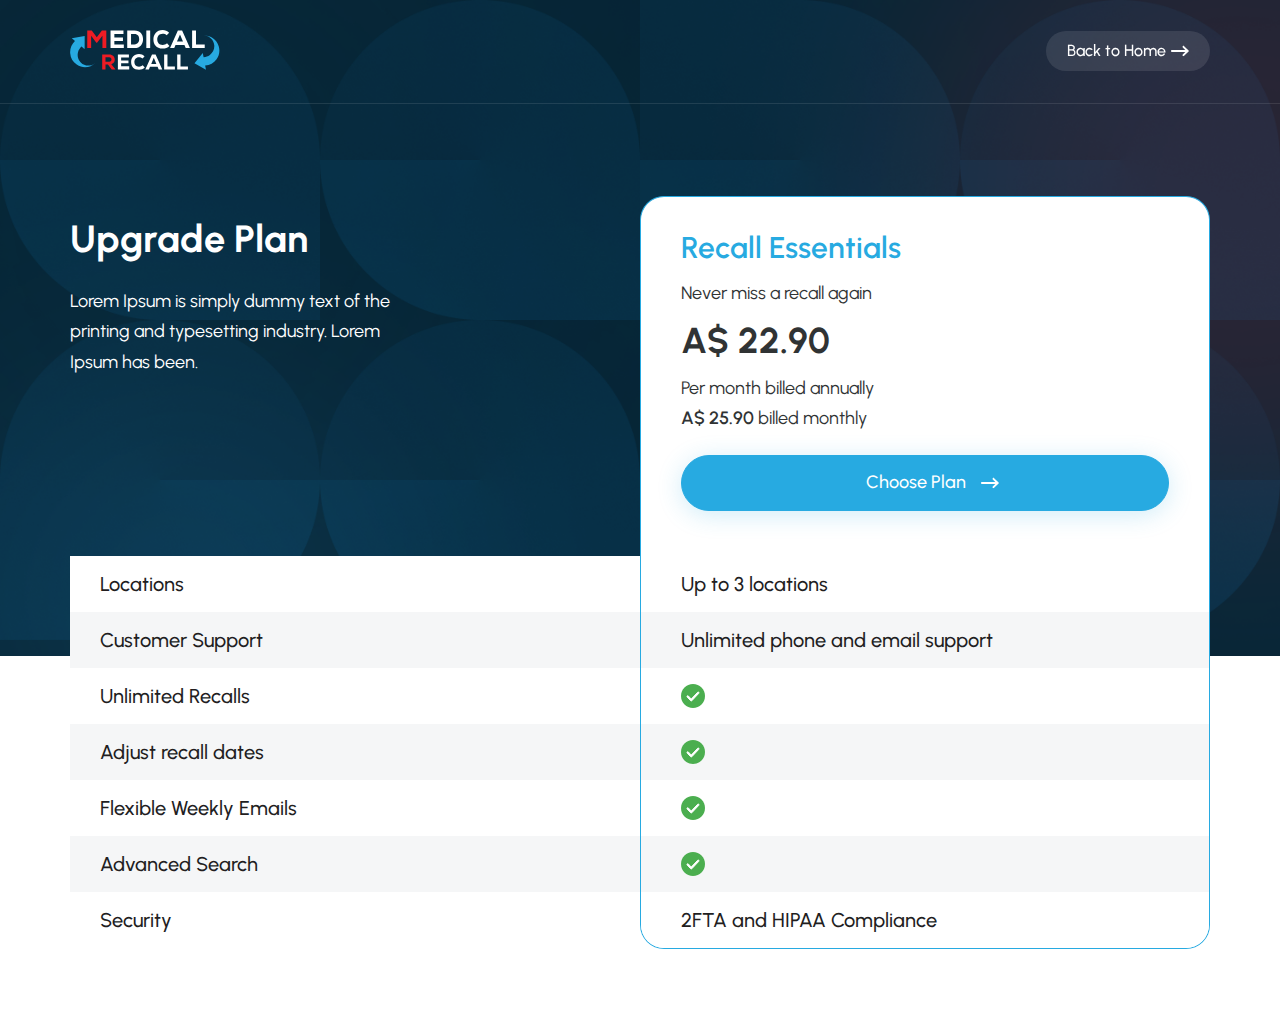
<file: upgrade-plan.html>
<!DOCTYPE html>
<html lang="en">
  <head>
    <meta charset="UTF-8" />
    <title>Medical Recall</title>
    <meta http-equiv="X-UA-Compatible" content="IE=edge" />
    <meta name="viewport" content="width=device-width,initial-scale=1" />
    <link rel="shortcut icon" href="images/favicon.ico" />
    <link rel="stylesheet" type="text/css" href="css/main.css" />
  </head>
  <body class="upgrade-plan-page">
    <div class="wrapper">
      <header class="header">
        <div class="container">
          <div class="row-wrap">
            <div class="logo-wrap">
              <a href="index.html" title="Medical Recall">
                <img src="images/logo.svg" alt="Medical Recall" />
              </a>
            </div>
            <div class="right-block">
              <div class="btn-wrap">
                <a href="index.html" class="btn white-btn small-btn light-btn" title=" Back to Home">
                  <i class="left-arrow">
                    <img src="images/right_arrow_white.svg" alt="Right" />
                  </i>
                  <span class="text">
                    Back to Home
                    <i class="right-arrow">
                      <img src="images/right_arrow_white.svg" alt="Right" />
                    </i>
                  </span>
                </a>
              </div>
            </div>
          </div>
        </div>
      </header>
      <div class="main-wrap">
        <div class="bg-img">
          <img src="./images/login-bg.png" alt="bg-img">
        </div>
        <section class="pricing-section">
          <div class="container">
            <div class="pricing-wrapper">
              <div class="left-block">
                <div class="price-title-block">
                  <h2>Upgrade Plan</h2>
                  <div class="price-desc">
                    <p>Lorem Ipsum is simply dummy text of the printing and typesetting industry. Lorem Ipsum has been.</p> 
                  </div> 
                </div> 
              </div>
              <div class="right-block">
                <div class="choose-plan-block">
                  <h4>Recall Essentials</h4>
                  <p>Never miss a recall again</p>
                  <h3>A$ 22.90</h3>
                  <p>Per month billed annually </p>
                  <p><span>A$ 25.90</span> billed monthly</p>
                  <button class="btn primary-btn btn-shadow hover-arrow" title="Choose Plan">
                    <span class="text">
                      Choose Plan
                    </span>
                    <i class="right-arrow">
                      <img src="images/right_arrow_white.svg" alt="Right">
                    </i>
                  </button>
                </div> 
              </div>
              <div class="left-block"> 
                <ul> 
                  <li>Locations</li>
                  <li>Customer Support</li>
                  <li>Unlimited Recalls</li>
                  <li>Adjust recall dates</li>
                  <li>Flexible Weekly Emails</li>
                  <li>Advanced Search</li>
                  <li>Security</li> 
                </ul>
              </div>
              <div class="right-block"> 
                <ul> 
                  <li data-title="Locations">Up to 3 locations</li>
                  <li data-title="Customer Support">Unlimited phone and email support</li>
                  <li data-title="Unlimited Recalls">
                    <span>
                      <img src="images/correct-mark.svg" alt="Correct Mark">                      
                    </span>
                  </li>
                  <li data-title="Adjust recall dates">
                    <span>
                      <img src="images/correct-mark.svg" alt="Correct Mark">                      
                    </span>
                  </li>
                  <li data-title="Flexible Weekly Emails">
                    <span>
                      <img src="images/correct-mark.svg" alt="Correct Mark">                      
                    </span>
                  </li>
                  <li data-title="Advanced Search">
                    <span>
                      <img src="images/correct-mark.svg" alt="Correct Mark">                      
                    </span>
                  </li>
                  <li data-title="Security">2FTA and HIPAA Compliance</li>
                </ul>
              </div>
          </div>
          </div>
        </section> 
      </div>
    </div> 
    <script type="text/javascript" src="js/main.js"></script>
  </body>
</html>
</file>
<file: css/main.css>
@import url('https://fonts.googleapis.com/css2?family=Urbanist:wght@100;200;300;400;500;600;700;800;900&display=swap');
@import "bootstrap.min.css";
@import "slick.css";
@import "slick-theme.css";
@import "datatables.min.css";
@import "fixedColumns.dataTables.min.css";
@import "select2.min.css";
@import "style.css";
@import "media.css";
</file>
